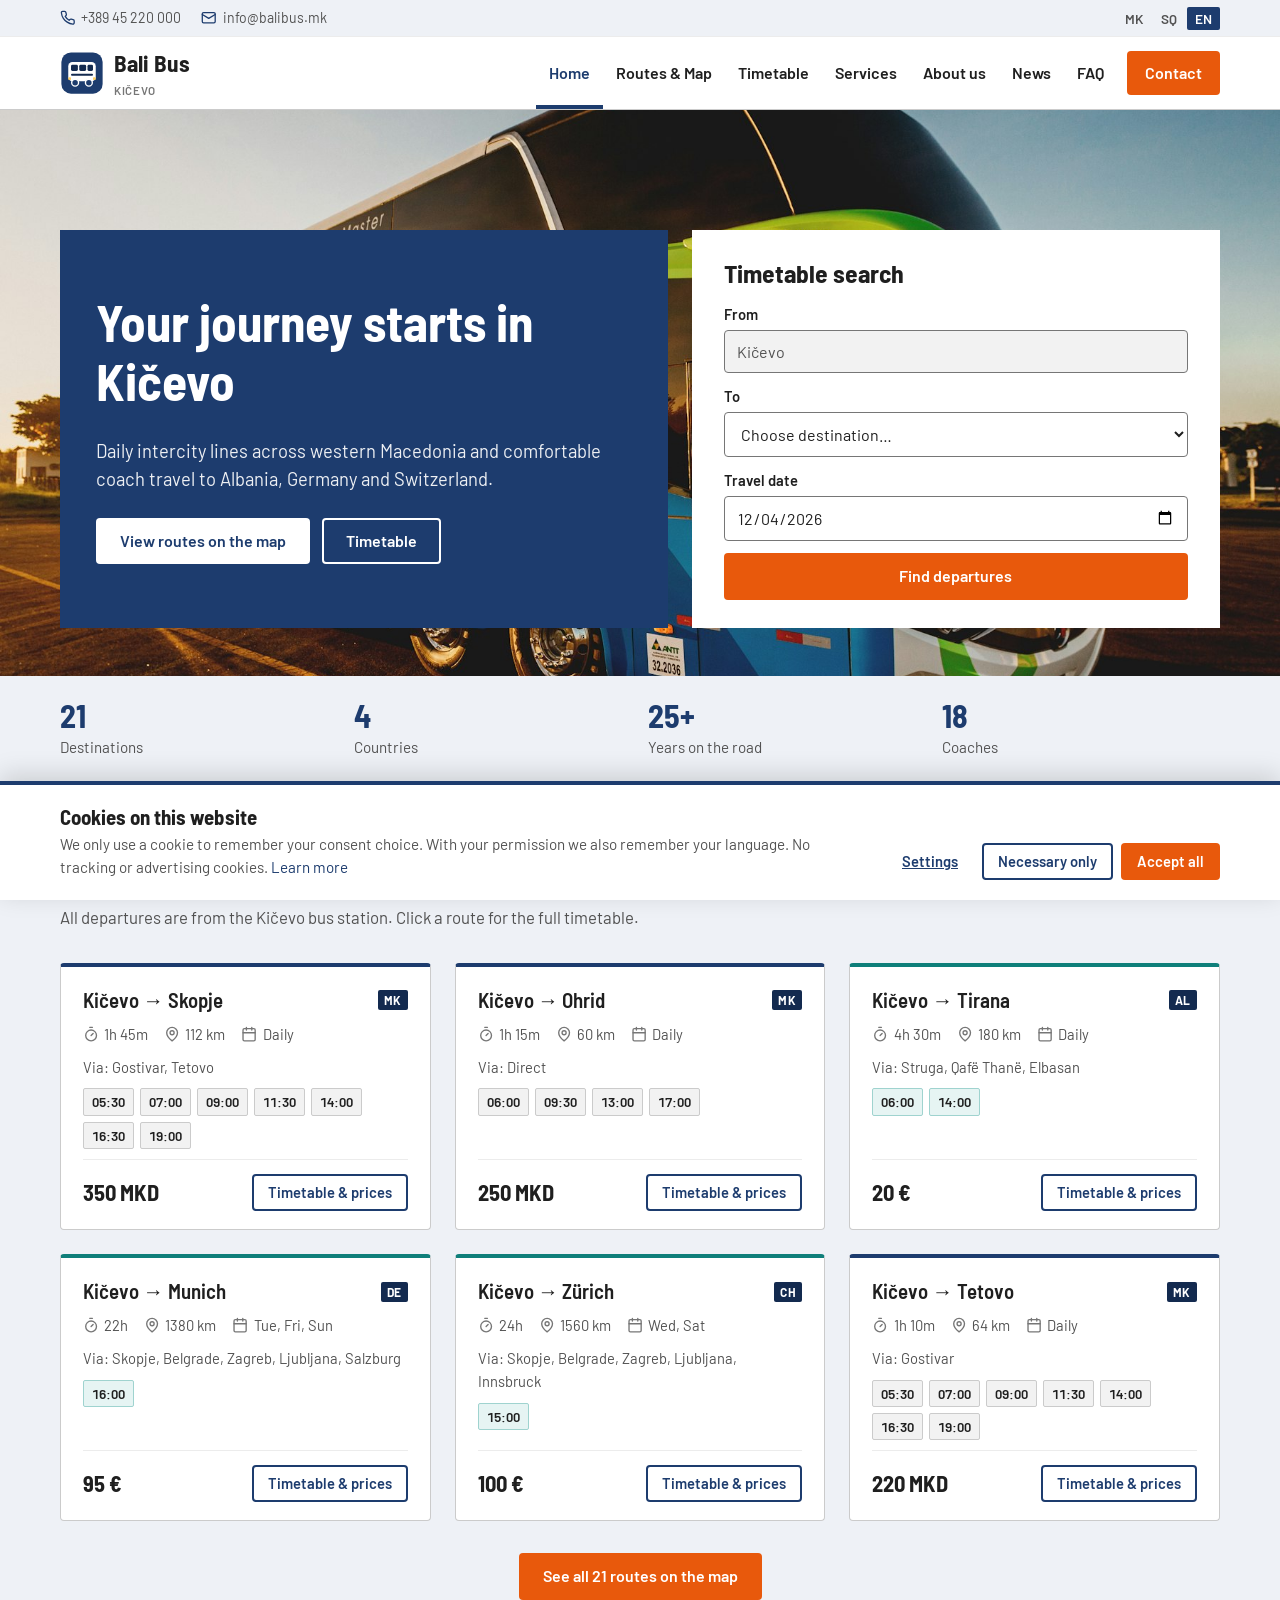
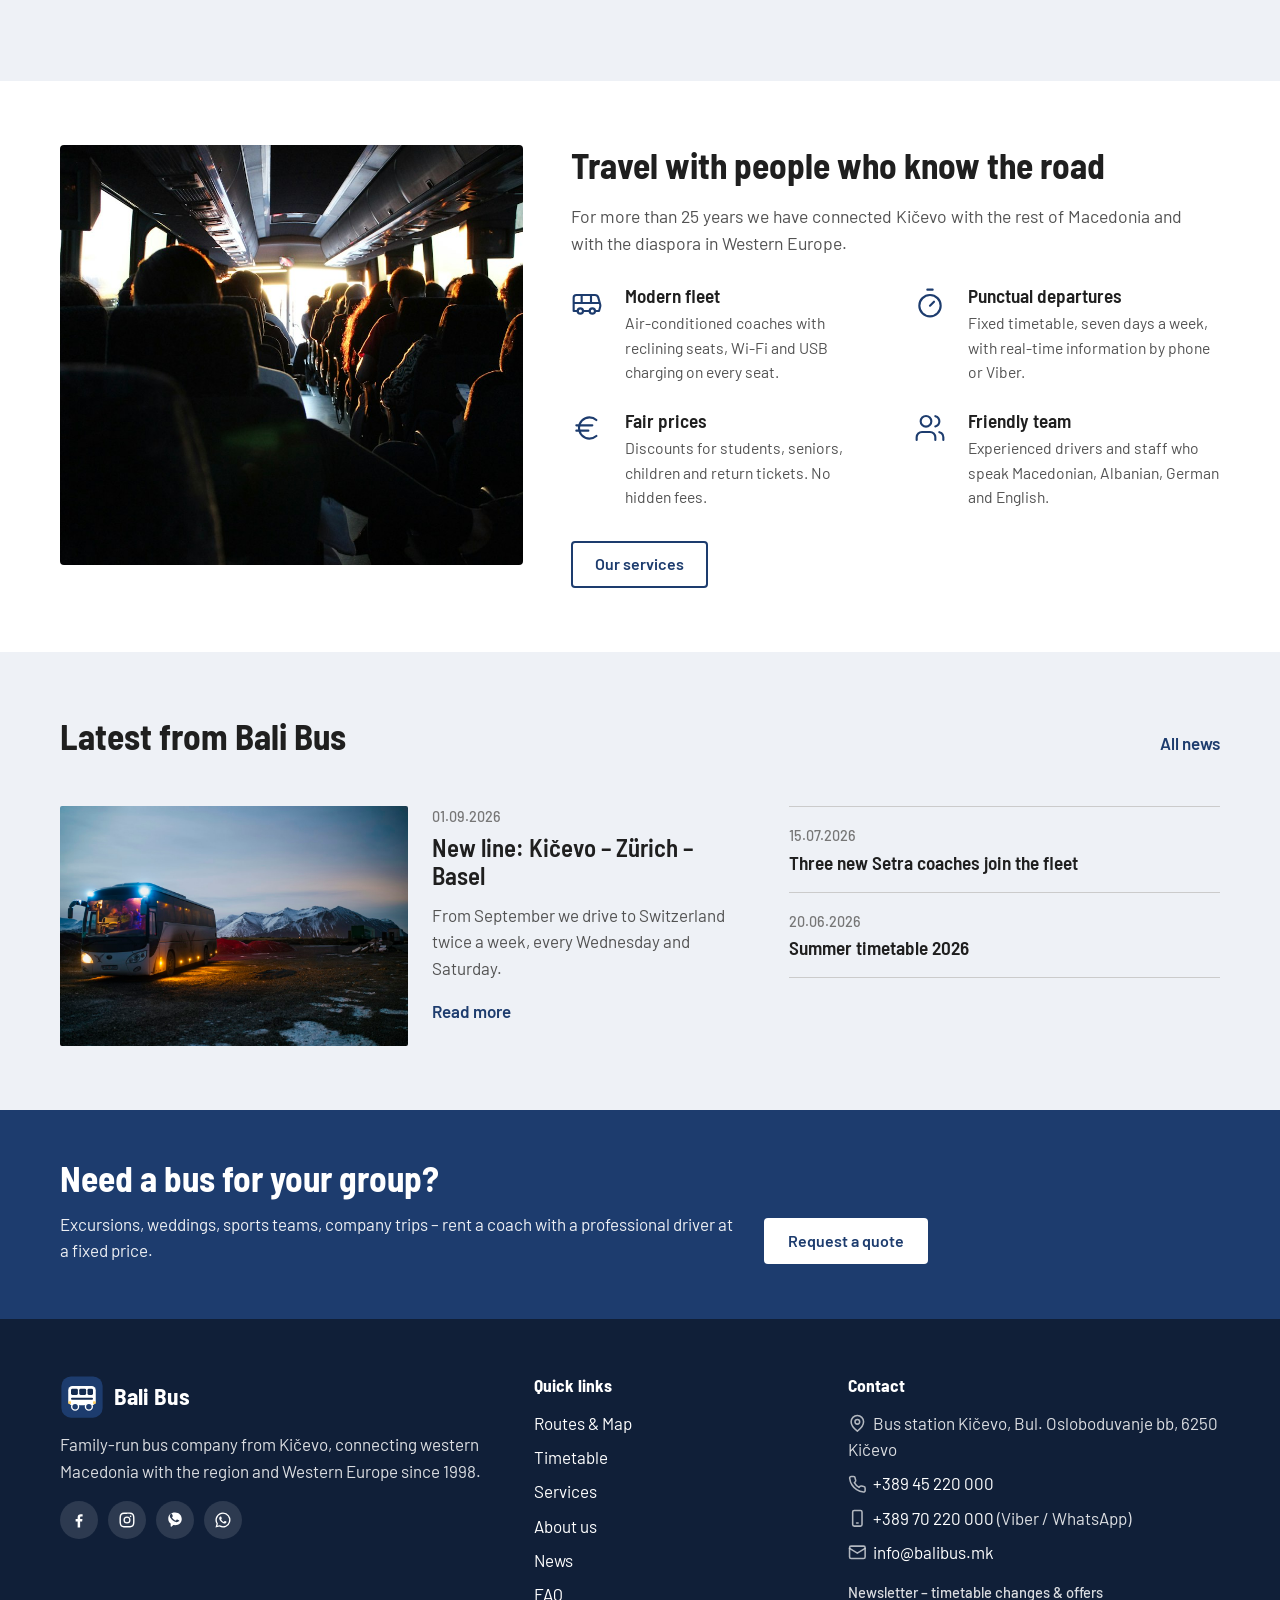
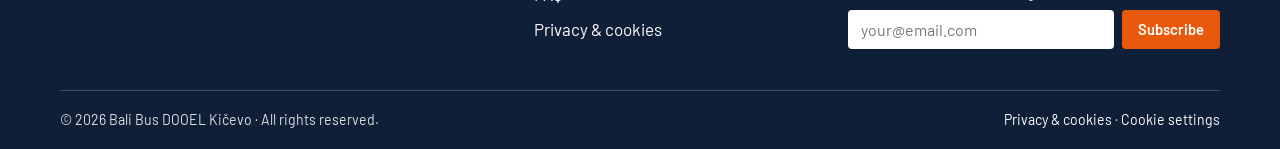
<file: index.html>
<!DOCTYPE html>
<html lang="en">
<head>
  <meta charset="UTF-8">
  <meta name="viewport" content="width=device-width, initial-scale=1.0">
  <title data-i18n="title.home">Bali Bus Kičevo – Bus lines to Skopje, Ohrid, Tirana, Germany & Switzerland</title>
  <meta name="description" content="Bali Bus is a bus company from Kičevo, North Macedonia. Daily lines across western Macedonia and international coach travel to Albania, Germany and Switzerland.">
  <meta name="author" content="Bali Bus Kičevo">
  <meta name="theme-color" content="#1d3c6e">
  <link rel="icon" type="image/svg+xml" href="assets/img/favicon.svg">
  <link rel="preconnect" href="https://fonts.googleapis.com">
  <link rel="preconnect" href="https://fonts.gstatic.com" crossorigin>
  <link href="https://fonts.googleapis.com/css2?family=Barlow+Semi+Condensed:wght@500;600;700&amp;family=Barlow:wght@400;500;600;700&amp;display=swap" rel="stylesheet">
  <link rel="stylesheet" href="assets/css/style.css">
</head>
<body>
<header class="site-header">
  <div class="topbar">
    <div class="container">
      <div class="topbar-left">
        <span><svg class="i" viewBox="0 0 24 24" aria-hidden="true"><path d="M22 16.92v3a2 2 0 0 1-2.18 2 19.79 19.79 0 0 1-8.63-3.07 19.5 19.5 0 0 1-6-6 19.79 19.79 0 0 1-3.07-8.67A2 2 0 0 1 4.11 2h3a2 2 0 0 1 2 1.72c.13.96.36 1.9.7 2.81a2 2 0 0 1-.45 2.11L8.09 9.91a16 16 0 0 0 6 6l1.27-1.27a2 2 0 0 1 2.11-.45c.91.34 1.85.57 2.81.7A2 2 0 0 1 22 16.92z"/></svg> <a href="tel:+38945220000">+389 45 220 000</a></span>
        <span><svg class="i" viewBox="0 0 24 24" aria-hidden="true"><rect x="2" y="4" width="20" height="16" rx="2"/><path d="m22 7-10 6L2 7"/></svg> <a href="mailto:info@balibus.mk">info@balibus.mk</a></span>
      </div>
      <div class="lang-switch" role="group" aria-label="Language">
        <button type="button" data-lang="mk" title="Македонски">MK</button>
        <button type="button" data-lang="sq" title="Shqip">SQ</button>
        <button type="button" data-lang="en" title="English">EN</button>
      </div>
    </div>
  </div>
  <nav class="navbar" aria-label="Main navigation">
    <div class="container">
      <a class="brand" href="index.html">
        <svg class="logo" viewBox="0 0 64 64" aria-hidden="true"><rect class="lg-bg" x="2" y="2" width="60" height="60" rx="14"/><rect fill="#fff" x="12" y="16" width="40" height="28" rx="6"/><rect class="lg-win" x="16" y="20" width="10" height="9" rx="2"/><rect class="lg-win" x="28" y="20" width="10" height="9" rx="2"/><rect class="lg-win" x="40" y="20" width="8" height="9" rx="2"/><rect class="lg-win" x="16" y="33" width="32" height="3" rx="1.5"/><circle class="lg-bg" cx="22" cy="46" r="5" stroke="#fff" stroke-width="2"/><circle class="lg-bg" cx="42" cy="46" r="5" stroke="#fff" stroke-width="2"/><rect fill="#ffd166" x="12" y="38" width="4" height="4" rx="1"/><rect fill="#ffd166" x="48" y="38" width="4" height="4" rx="1"/></svg>
        <span>Bali Bus<small data-i18n="brand.tag">Kičevo</small></span>
      </a>
      <button class="nav-toggle" type="button" aria-label="Open menu" aria-expanded="false" aria-controls="main-menu"><span></span><span></span><span></span></button>
      <ul class="nav-links" id="main-menu">
        <li><a href="index.html" data-i18n="nav.home">Home</a></li>
        <li><a href="routes.html" data-i18n="nav.routes">Routes &amp; Map</a></li>
        <li><a href="timetable.html" data-i18n="nav.timetable">Timetable</a></li>
        <li><a href="services.html" data-i18n="nav.services">Services</a></li>
        <li><a href="about.html" data-i18n="nav.about">About us</a></li>
        <li><a href="news.html" data-i18n="nav.news">News</a></li>
        <li><a href="faq.html" data-i18n="nav.faq">FAQ</a></li>
        <li class="nav-cta"><a href="contact.html" data-i18n="nav.contact">Contact</a></li>
      </ul>
    </div>
  </nav>
</header>
<main>

<section class="hero">
  <img src="assets/img/photos/1570125909232-eb263c188f7e-1800.jpg" data-fallback="assets/img/bus-fallback.svg" alt="Bali Bus coach" class="hero-bg" fetchpriority="high">
  <div class="container hero-inner">
    <div class="hero-panel">
      <h1 data-i18n="home.title">Your journey starts in Kičevo</h1>
      <p class="lead" data-i18n="home.lead">Daily intercity lines across western Macedonia and comfortable coach travel to Albania, Germany and Switzerland.</p>
      <div class="hero-actions">
        <a class="btn btn-white" href="routes.html" data-i18n="home.btnRoutes">View routes on the map</a>
        <a class="btn btn-outline-white" href="timetable.html" data-i18n="home.btnTimetable">Timetable</a>
      </div>
    </div>
    <form class="planner" id="planner-form" aria-labelledby="planner-title">
      <h2 id="planner-title" data-i18n="planner.title">Timetable search</h2>
      <div>
        <label for="planner-from" data-i18n="planner.from">From</label>
        <input id="planner-from" type="text" value="Kičevo" readonly>
      </div>
      <div>
        <label for="planner-to" data-i18n="planner.to">To</label>
        <select id="planner-to" data-destinations required></select>
      </div>
      <div>
        <label for="planner-date" data-i18n="planner.date">Travel date</label>
        <input id="planner-date" type="date">
      </div>
      <button class="btn btn-primary btn-block" type="submit" data-i18n="planner.search">Find departures</button>
    </form>
  </div>
</section>

<section class="stats-bar" aria-label="Bali Bus in numbers">
  <div class="container hero-stats">
    <div><strong>21</strong><span data-i18n="home.statDest">Destinations</span></div>
    <div><strong>4</strong><span data-i18n="home.statCountries">Countries</span></div>
    <div><strong>25+</strong><span data-i18n="home.statYears">Years on the road</span></div>
    <div><strong>18</strong><span data-i18n="home.statFleet">Coaches</span></div>
  </div>
</section>



<section class="section alt">
  <div class="container">
    <div class="section-head">
      <h2 data-i18n="home.routesTitle">Where do you want to go?</h2>
      <p data-i18n="home.routesText">All departures are from the Kičevo bus station. Click a route for the full timetable.</p>
    </div>
    <div class="grid grid-3 route-grid" data-route-cards="popular"></div>
    <p class="center more-link"><a class="btn btn-primary" href="routes.html" data-i18n="home.allRoutes">See all 21 routes on the map</a></p>
  </div>
</section>

<section class="section">
  <div class="container split split-top">
    <div><img src="assets/img/photos/1509749837427-ac94a2553d0e-1200.jpg" data-fallback="assets/img/bus-fallback.svg" alt="Passengers on a Bali Bus coach" loading="lazy" ></div>
    <div>
      <h2 data-i18n="home.whyTitle">Travel with people who know the road</h2>
      <p class="intro" data-i18n="home.whyText">For more than 25 years we have connected Kičevo with the rest of Macedonia and with the diaspora in Western Europe.</p>
      <div class="features">
        <div class="feature"><div class="icon"><svg class="i" viewBox="0 0 24 24" aria-hidden="true"><path d="M8 6v6M15 6v6M2 12h19.6M18 18h3s.5-1.7.8-2.8c.1-.4.2-.8.2-1.2 0-.4-.1-.8-.2-1.2l-1.4-5C20.1 6.8 19.1 6 18 6H4a2 2 0 0 0-2 2v10h3"/><circle cx="7" cy="18" r="2"/><path d="M9 18h5"/><circle cx="16" cy="18" r="2"/></svg></div><div><h3 data-i18n="home.f1Title">Modern fleet</h3><p data-i18n="home.f1Text">Air-conditioned coaches with reclining seats, Wi-Fi and USB charging on every seat.</p></div></div>
      <div class="feature"><div class="icon"><svg class="i" viewBox="0 0 24 24" aria-hidden="true"><path d="M10 2h4M12 14l3-3"/><circle cx="12" cy="14" r="8"/></svg></div><div><h3 data-i18n="home.f2Title">Punctual departures</h3><p data-i18n="home.f2Text">Fixed timetable, seven days a week, with real-time information by phone or Viber.</p></div></div>
      <div class="feature"><div class="icon"><svg class="i" viewBox="0 0 24 24" aria-hidden="true"><path d="M4 10h12M4 14h9M19 6a7.7 7.7 0 0 0-5.2-2A7.9 7.9 0 0 0 6 12c0 4.4 3.5 8 7.8 8 2 0 3.8-.8 5.2-2"/></svg></div><div><h3 data-i18n="home.f3Title">Fair prices</h3><p data-i18n="home.f3Text">Discounts for students, seniors, children and return tickets. No hidden fees.</p></div></div>
      <div class="feature"><div class="icon"><svg class="i" viewBox="0 0 24 24" aria-hidden="true"><path d="M16 21v-2a4 4 0 0 0-4-4H6a4 4 0 0 0-4 4v2"/><circle cx="9" cy="7" r="4"/><path d="M22 21v-2a4 4 0 0 0-3-3.87M16 3.13a4 4 0 0 1 0 7.75"/></svg></div><div><h3 data-i18n="home.f4Title">Friendly team</h3><p data-i18n="home.f4Text">Experienced drivers and staff who speak Macedonian, Albanian, German and English.</p></div></div>
      </div>
      <a class="btn btn-outline" href="services.html" data-i18n="home.comfortBtn">Our services</a>
    </div>
  </div>
</section>

<section class="section alt">
  <div class="container">
    <div class="section-head section-head-row">
      <h2 data-i18n="home.newsTitle">Latest from Bali Bus</h2>
      <a href="news.html" data-i18n="news.all">All news</a>
    </div>
    <div class="news-layout">
      <article class="news-lead">
        <a href="news.html#zurich"><img src="assets/img/photos/1544620347-c4fd4a3d5957-1200.jpg" data-fallback="assets/img/bus-fallback.svg" alt="Night coach" loading="lazy" ></a>
        <div><span class="date">01.09.2026</span><h3 class="h-lg" data-i18n="news.n1Title">New line: Kičevo – Zürich – Basel</h3><p data-i18n="news.n1Short">From September we drive to Switzerland twice a week, every Wednesday and Saturday.</p>
          <a href="news.html#zurich" data-i18n="news.readMore">Read more</a>
        </div>
      </article>
      <ul class="news-list">
        <li><a href="news.html#fleet"><span class="date">15.07.2026</span><h3 data-i18n="news.n2Title">Three new Setra coaches join the fleet</h3></a></li>
        <li><a href="news.html#summer"><span class="date">20.06.2026</span><h3 data-i18n="news.n3Title">Summer timetable 2026</h3></a></li>
      </ul>
    </div>
  </div>
</section>

<section class="cta-band">
  <div class="container">
    <h2 data-i18n="home.ctaTitle">Need a bus for your group?</h2>
    <p data-i18n="home.ctaText">Excursions, weddings, sports teams, company trips – rent a coach with a professional driver at a fixed price.</p>
    <a class="btn btn-white" href="contact.html" data-i18n="home.ctaBtn">Request a quote</a>
  </div>
</section>
</main>
<footer class="site-footer">
  <div class="container">
    <div class="footer-grid">
      <div>
        <a class="brand brand-footer" href="index.html"><svg class="logo" viewBox="0 0 64 64" aria-hidden="true"><rect class="lg-bg" x="2" y="2" width="60" height="60" rx="14"/><rect fill="#fff" x="12" y="16" width="40" height="28" rx="6"/><rect class="lg-win" x="16" y="20" width="10" height="9" rx="2"/><rect class="lg-win" x="28" y="20" width="10" height="9" rx="2"/><rect class="lg-win" x="40" y="20" width="8" height="9" rx="2"/><rect class="lg-win" x="16" y="33" width="32" height="3" rx="1.5"/><circle class="lg-bg" cx="22" cy="46" r="5" stroke="#fff" stroke-width="2"/><circle class="lg-bg" cx="42" cy="46" r="5" stroke="#fff" stroke-width="2"/><rect fill="#ffd166" x="12" y="38" width="4" height="4" rx="1"/><rect fill="#ffd166" x="48" y="38" width="4" height="4" rx="1"/></svg><span>Bali Bus</span></a>
        <p data-i18n="footer.about">Family-run bus company from Kičevo, connecting western Macedonia with the region and Western Europe since 1998.</p>
        <div class="social">
          <a href="https://www.facebook.com" target="_blank" rel="noopener" aria-label="Facebook"><svg viewBox="0 0 24 24"><path d="M13.5 22v-8h2.7l.4-3.2h-3.1V8.8c0-.9.3-1.6 1.6-1.6h1.7V4.3c-.3 0-1.3-.1-2.5-.1-2.5 0-4.1 1.5-4.1 4.2v2.4H7.5V14h2.7v8h3.3z"/></svg></a>
          <a href="https://www.instagram.com" target="_blank" rel="noopener" aria-label="Instagram"><svg viewBox="0 0 24 24"><path d="M12 7.3a4.7 4.7 0 1 0 0 9.4 4.7 4.7 0 0 0 0-9.4zm0 7.7a3 3 0 1 1 0-6 3 3 0 0 1 0 6zm5.9-7.9a1.1 1.1 0 1 1-2.2 0 1.1 1.1 0 0 1 2.2 0zM12 3.8c2.7 0 3 0 4 .1 2.7.1 3.9 1.4 4 4 .1 1.1.1 1.4.1 4.1s0 3-.1 4c-.1 2.6-1.4 3.9-4 4-1.1.1-1.4.1-4 .1s-3 0-4-.1c-2.7-.1-3.9-1.4-4-4-.1-1.1-.1-1.4-.1-4s0-3 .1-4c.1-2.7 1.4-3.9 4-4 1-.1 1.3-.1 4-.1zM12 2C9.3 2 9 2 7.9 2.1 4.3 2.2 2.2 4.3 2.1 7.9 2 9 2 9.3 2 12s0 3 .1 4.1c.2 3.6 2.2 5.7 5.8 5.8C9 22 9.3 22 12 22s3 0 4.1-.1c3.6-.2 5.7-2.2 5.8-5.8.1-1.1.1-1.4.1-4.1s0-3-.1-4.1c-.2-3.6-2.2-5.7-5.8-5.8C15 2 14.7 2 12 2z"/></svg></a>
          <a href="viber://chat?number=%2B38970220000" aria-label="Viber"><svg viewBox="0 0 24 24"><path d="M12 2C6.5 2 3 5.2 3 10.2c0 2.9 1.2 5.1 3.2 6.5v3.7c0 .5.6.8 1 .5l2.6-2.1c.7.1 1.5.2 2.2.2 5.5 0 9-3.2 9-8.2S17.5 2 12 2zm4.7 11.6c-.3.6-1.4 1.2-1.9 1.2-.5.1-1.1.2-3.7-.9-2.9-1.3-4.7-4.3-4.9-4.5-.1-.2-1.1-1.5-1.1-2.9s.7-2 1-2.3c.3-.3.6-.4.8-.4h.6c.2 0 .4 0 .6.5l.9 2.1c.1.2.1.4 0 .6l-.3.5-.5.5c-.2.2-.3.3-.1.6.2.3.9 1.4 1.9 2.3 1.3 1.1 2.3 1.5 2.7 1.7.3.2.5.1.7-.1l.9-1.1c.2-.3.4-.2.7-.1l2 1c.3.1.5.2.6.4.1.2.1.8-.2 1.4z"/></svg></a>
          <a href="https://wa.me/38970220000" target="_blank" rel="noopener" aria-label="WhatsApp"><svg viewBox="0 0 24 24"><path d="M12 2a10 10 0 0 0-8.6 15.1L2 22l5-1.3A10 10 0 1 0 12 2zm0 18.2a8.2 8.2 0 0 1-4.2-1.1l-.3-.2-3 .8.8-2.9-.2-.3A8.2 8.2 0 1 1 12 20.2zm4.5-6.1c-.2-.1-1.5-.7-1.7-.8-.2-.1-.4-.1-.6.1l-.8 1c-.1.2-.3.2-.5.1-.7-.3-1.4-.7-2-1.3-.5-.5-1-1.1-1.3-1.8-.1-.2 0-.4.1-.5l.4-.5.3-.4v-.5l-.8-1.8c-.2-.5-.4-.4-.6-.4h-.5c-.2 0-.5.1-.7.3-.6.6-1 1.4-.9 2.2.1.9.4 1.8.9 2.5 1 1.6 2.4 2.9 4.1 3.7.5.2 1 .4 1.5.5.5.2 1.1.2 1.6.1.6-.2 1.2-.6 1.5-1.2.1-.3.2-.7.1-1 0-.1-.2-.2-.4-.3z"/></svg></a>
        </div>
      </div>
      <div>
        <h4 data-i18n="footer.links">Quick links</h4>
        <ul>
          <li><a href="routes.html" data-i18n="nav.routes">Routes &amp; Map</a></li>
          <li><a href="timetable.html" data-i18n="nav.timetable">Timetable</a></li>
          <li><a href="services.html" data-i18n="nav.services">Services</a></li>
          <li><a href="about.html" data-i18n="nav.about">About us</a></li>
          <li><a href="news.html" data-i18n="nav.news">News</a></li>
          <li><a href="faq.html" data-i18n="nav.faq">FAQ</a></li>
          <li><a href="privacy.html" data-i18n="footer.privacy">Privacy &amp; cookies</a></li>
        </ul>
      </div>
      <div>
        <h4 data-i18n="footer.contact">Contact</h4>
        <ul>
          <li><svg class="i" viewBox="0 0 24 24" aria-hidden="true"><path d="M20 10c0 6-8 12-8 12s-8-6-8-12a8 8 0 0 1 16 0z"/><circle cx="12" cy="10" r="3"/></svg> <span data-i18n="contact.addressLine">Bus station Kičevo, Bul. Osloboduvanje bb, 6250 Kičevo</span></li>
          <li><svg class="i" viewBox="0 0 24 24" aria-hidden="true"><path d="M22 16.92v3a2 2 0 0 1-2.18 2 19.79 19.79 0 0 1-8.63-3.07 19.5 19.5 0 0 1-6-6 19.79 19.79 0 0 1-3.07-8.67A2 2 0 0 1 4.11 2h3a2 2 0 0 1 2 1.72c.13.96.36 1.9.7 2.81a2 2 0 0 1-.45 2.11L8.09 9.91a16 16 0 0 0 6 6l1.27-1.27a2 2 0 0 1 2.11-.45c.91.34 1.85.57 2.81.7A2 2 0 0 1 22 16.92z"/></svg> <a href="tel:+38945220000">+389 45 220 000</a></li>
          <li><svg class="i" viewBox="0 0 24 24" aria-hidden="true"><rect x="6" y="2" width="12" height="20" rx="2"/><path d="M11 18h2"/></svg> <a href="tel:+38970220000">+389 70 220 000</a> (Viber / WhatsApp)</li>
          <li><svg class="i" viewBox="0 0 24 24" aria-hidden="true"><rect x="2" y="4" width="20" height="16" rx="2"/><path d="m22 7-10 6L2 7"/></svg> <a href="mailto:info@balibus.mk">info@balibus.mk</a></li>
        </ul>
        <form class="newsletter" data-validate data-success="newsletter.success" aria-label="Newsletter">
          <label for="nl-email" data-i18n="newsletter.label">Newsletter – timetable changes &amp; offers</label>
          <div class="field newsletter-row">
            <input id="nl-email" type="email" required data-i18n-placeholder="newsletter.placeholder" placeholder="your@email.com">
            <button class="btn btn-primary btn-sm" type="submit" data-i18n="newsletter.button">Subscribe</button>
          </div>
          <div class="form-msg"></div>
        </form>
      </div>
    </div>
    <div class="footer-bottom">
      <span>© <span data-year>2026</span> Bali Bus DOOEL Kičevo · <span data-i18n="footer.rights">All rights reserved.</span></span>
      <span><a href="privacy.html" data-i18n="footer.privacy">Privacy &amp; cookies</a> · <a href="#" id="cookie-reset" data-i18n="footer.cookieSettings">Cookie settings</a></span>
    </div>
  </div>
</footer>

<div id="cookie-banner" class="cookie-banner" role="dialog" aria-labelledby="cookie-title">
  <div class="cookie-main">
    <h2 id="cookie-title" data-i18n="cookie.title">Cookies on this website</h2>
    <p><span data-i18n="cookie.text">We only use a cookie to remember your consent choice. With your permission we also remember your language. No tracking or advertising cookies.</span> <a href="privacy.html#cookies" data-i18n="cookie.more">Learn more</a></p>
  </div>
  <div class="cookie-prefs" id="cookie-prefs" hidden>
    <label class="checkbox"><input type="checkbox" checked disabled><span><strong data-i18n="cookie.catNecessary">Necessary</strong> – <span data-i18n="cookie.catNecessaryText">Stores your cookie choice. Always active.</span></span></label>
    <label class="checkbox"><input type="checkbox" id="cookie-opt-prefs"><span><strong data-i18n="cookie.catPrefs">Preferences</strong> – <span data-i18n="cookie.catPrefsText">Remembers your language between visits.</span></span></label>
  </div>
  <div class="actions">
    <button class="btn btn-link btn-sm" type="button" id="cookie-customize" data-i18n="cookie.customize">Settings</button>
    <button class="btn btn-outline btn-sm" type="button" id="cookie-save" hidden data-i18n="cookie.save">Save selection</button>
    <button class="btn btn-outline btn-sm" type="button" id="cookie-decline" data-i18n="cookie.decline">Necessary only</button>
    <button class="btn btn-primary btn-sm" type="button" id="cookie-accept" data-i18n="cookie.accept">Accept all</button>
  </div>
</div>
<button class="back-top" type="button" aria-label="Back to top">↑</button>

<script src="assets/js/routes-data.js"></script>
<script src="assets/js/i18n.js"></script>
<script src="assets/js/main.js"></script>
</body>
</html>
</file>
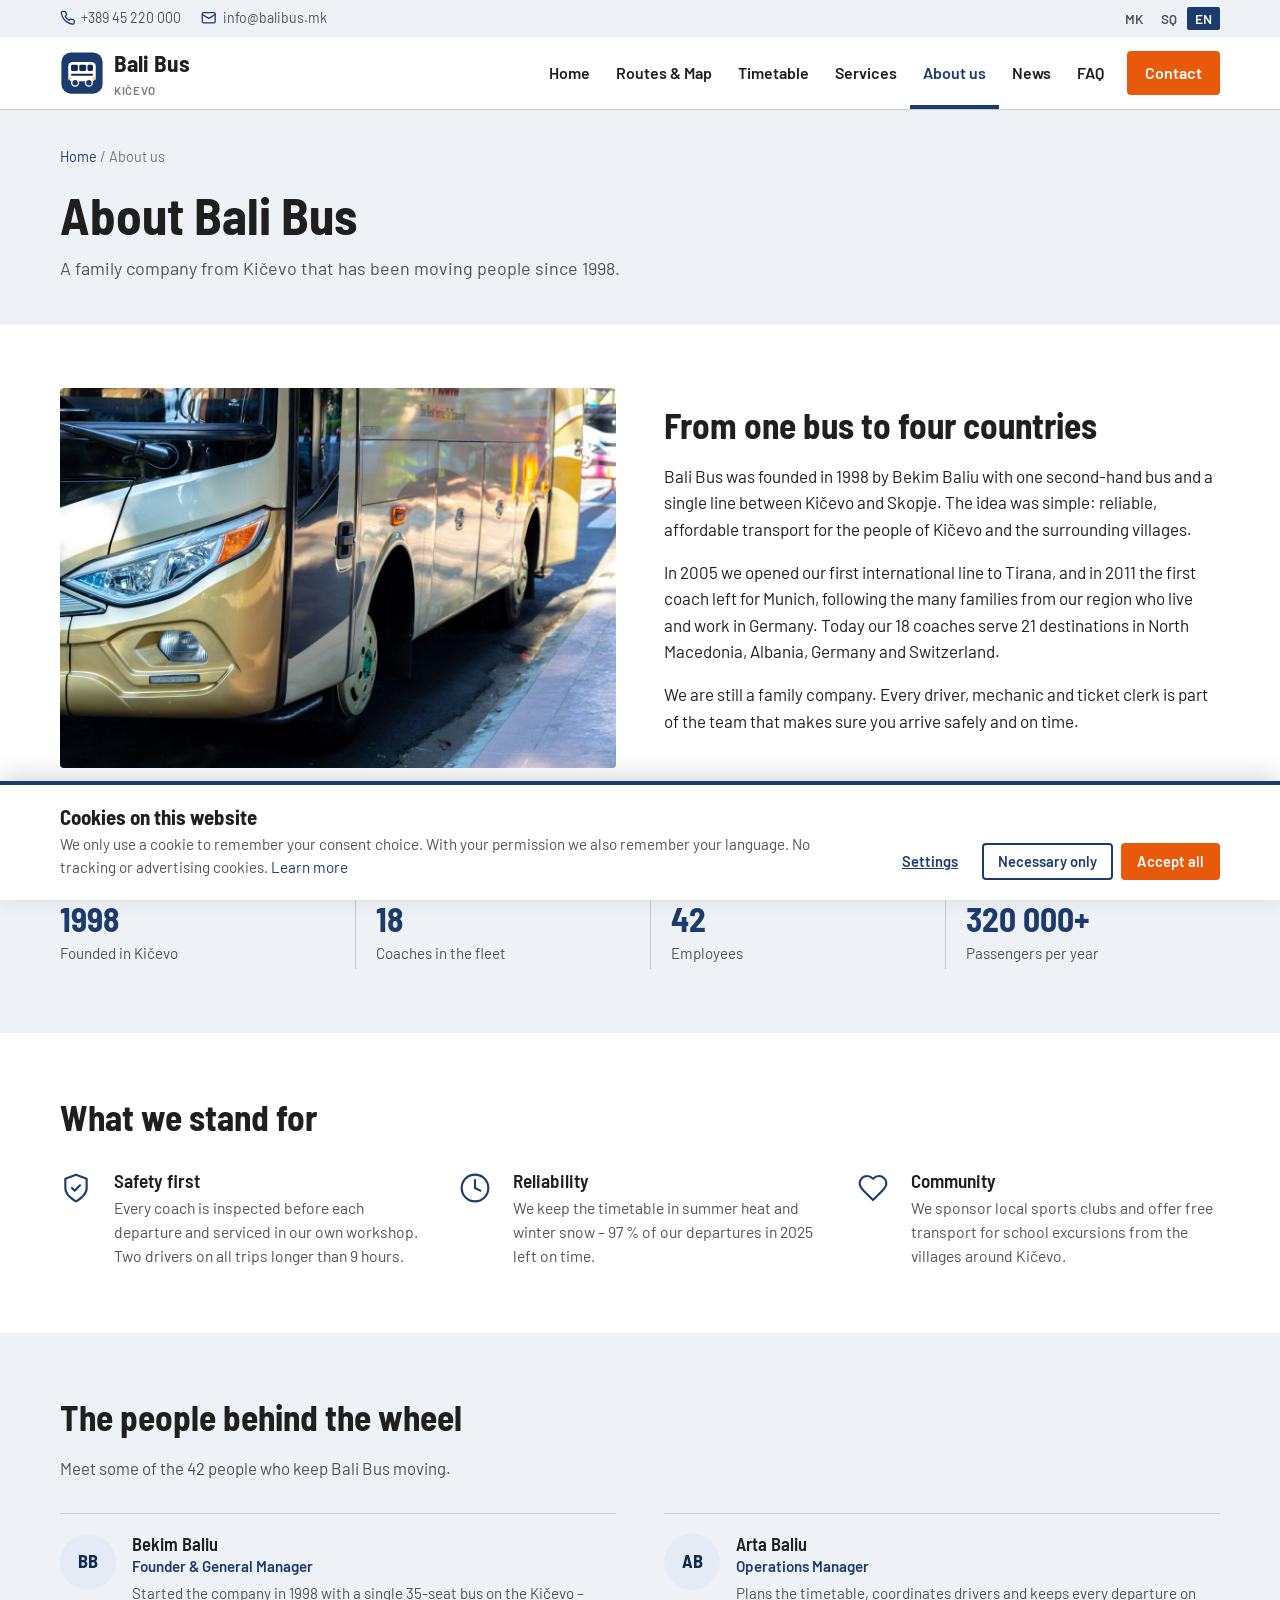
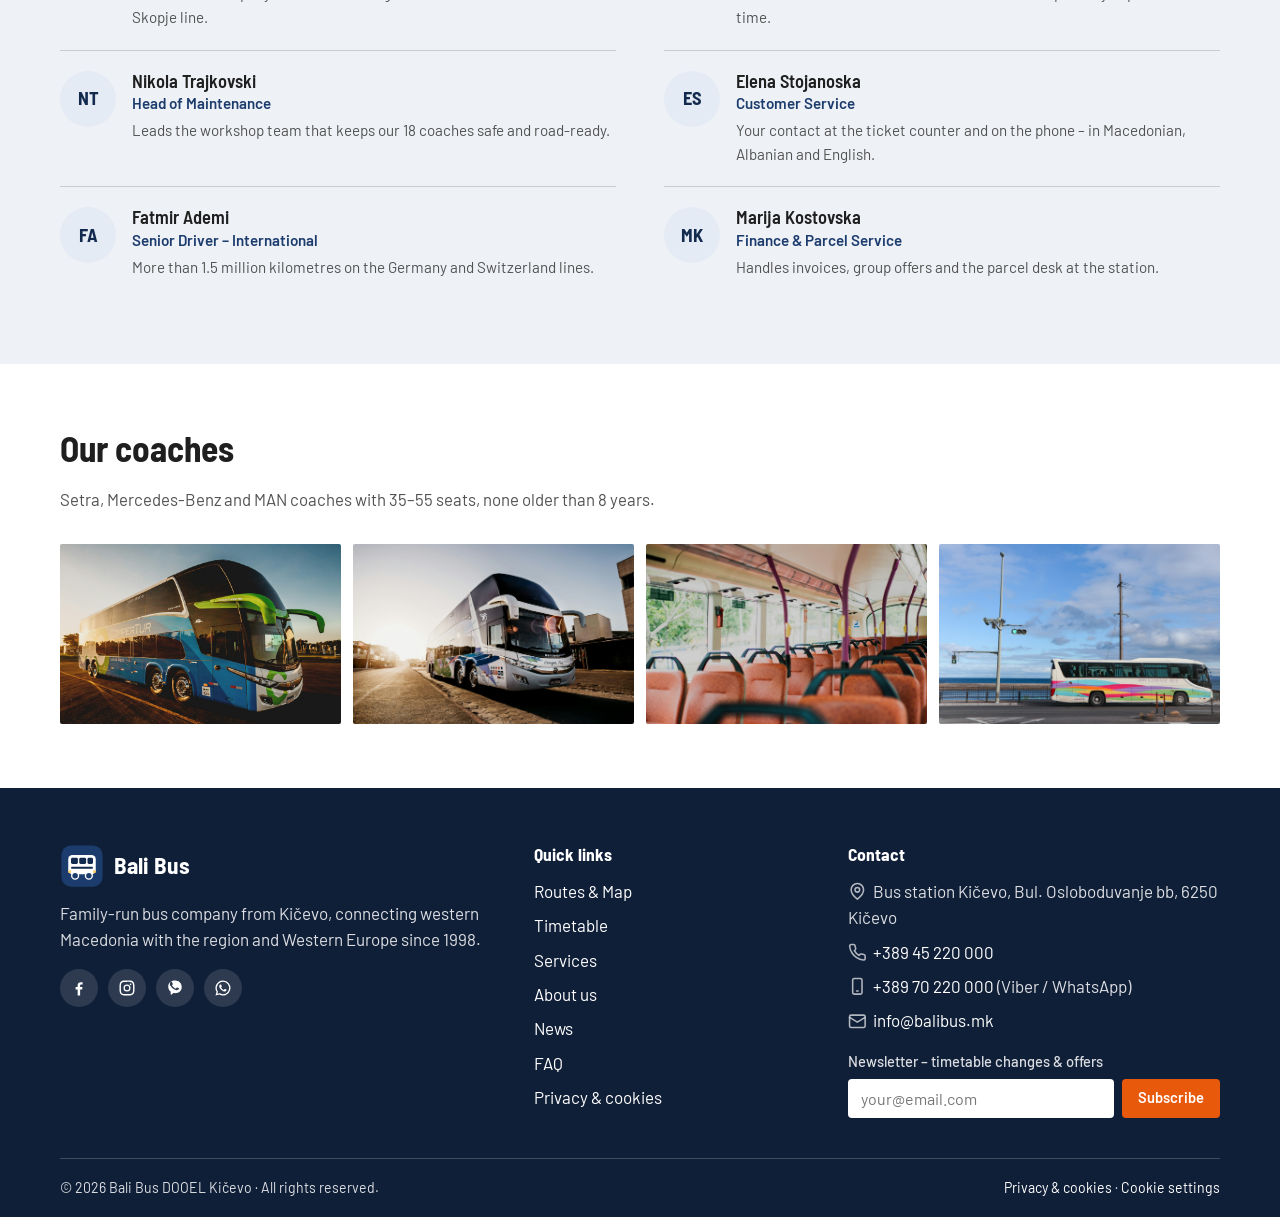
<file: about.html>
<!DOCTYPE html>
<html lang="en">
<head>
  <meta charset="UTF-8">
  <meta name="viewport" content="width=device-width, initial-scale=1.0">
  <title data-i18n="title.about">About us – Bali Bus Kičevo</title>
  <meta name="description" content="The story, values, team and fleet of Bali Bus, a family-run bus company from Kičevo, North Macedonia.">
  <meta name="author" content="Bali Bus Kičevo">
  <meta name="theme-color" content="#1d3c6e">
  <link rel="icon" type="image/svg+xml" href="assets/img/favicon.svg">
  <link rel="preconnect" href="https://fonts.googleapis.com">
  <link rel="preconnect" href="https://fonts.gstatic.com" crossorigin>
  <link href="https://fonts.googleapis.com/css2?family=Barlow+Semi+Condensed:wght@500;600;700&amp;family=Barlow:wght@400;500;600;700&amp;display=swap" rel="stylesheet">
  <link rel="stylesheet" href="assets/css/style.css">
</head>
<body>
<header class="site-header">
  <div class="topbar">
    <div class="container">
      <div class="topbar-left">
        <span><svg class="i" viewBox="0 0 24 24" aria-hidden="true"><path d="M22 16.92v3a2 2 0 0 1-2.18 2 19.79 19.79 0 0 1-8.63-3.07 19.5 19.5 0 0 1-6-6 19.79 19.79 0 0 1-3.07-8.67A2 2 0 0 1 4.11 2h3a2 2 0 0 1 2 1.72c.13.96.36 1.9.7 2.81a2 2 0 0 1-.45 2.11L8.09 9.91a16 16 0 0 0 6 6l1.27-1.27a2 2 0 0 1 2.11-.45c.91.34 1.85.57 2.81.7A2 2 0 0 1 22 16.92z"/></svg> <a href="tel:+38945220000">+389 45 220 000</a></span>
        <span><svg class="i" viewBox="0 0 24 24" aria-hidden="true"><rect x="2" y="4" width="20" height="16" rx="2"/><path d="m22 7-10 6L2 7"/></svg> <a href="mailto:info@balibus.mk">info@balibus.mk</a></span>
      </div>
      <div class="lang-switch" role="group" aria-label="Language">
        <button type="button" data-lang="mk" title="Македонски">MK</button>
        <button type="button" data-lang="sq" title="Shqip">SQ</button>
        <button type="button" data-lang="en" title="English">EN</button>
      </div>
    </div>
  </div>
  <nav class="navbar" aria-label="Main navigation">
    <div class="container">
      <a class="brand" href="index.html">
        <svg class="logo" viewBox="0 0 64 64" aria-hidden="true"><rect class="lg-bg" x="2" y="2" width="60" height="60" rx="14"/><rect fill="#fff" x="12" y="16" width="40" height="28" rx="6"/><rect class="lg-win" x="16" y="20" width="10" height="9" rx="2"/><rect class="lg-win" x="28" y="20" width="10" height="9" rx="2"/><rect class="lg-win" x="40" y="20" width="8" height="9" rx="2"/><rect class="lg-win" x="16" y="33" width="32" height="3" rx="1.5"/><circle class="lg-bg" cx="22" cy="46" r="5" stroke="#fff" stroke-width="2"/><circle class="lg-bg" cx="42" cy="46" r="5" stroke="#fff" stroke-width="2"/><rect fill="#ffd166" x="12" y="38" width="4" height="4" rx="1"/><rect fill="#ffd166" x="48" y="38" width="4" height="4" rx="1"/></svg>
        <span>Bali Bus<small data-i18n="brand.tag">Kičevo</small></span>
      </a>
      <button class="nav-toggle" type="button" aria-label="Open menu" aria-expanded="false" aria-controls="main-menu"><span></span><span></span><span></span></button>
      <ul class="nav-links" id="main-menu">
        <li><a href="index.html" data-i18n="nav.home">Home</a></li>
        <li><a href="routes.html" data-i18n="nav.routes">Routes &amp; Map</a></li>
        <li><a href="timetable.html" data-i18n="nav.timetable">Timetable</a></li>
        <li><a href="services.html" data-i18n="nav.services">Services</a></li>
        <li><a href="about.html" data-i18n="nav.about">About us</a></li>
        <li><a href="news.html" data-i18n="nav.news">News</a></li>
        <li><a href="faq.html" data-i18n="nav.faq">FAQ</a></li>
        <li class="nav-cta"><a href="contact.html" data-i18n="nav.contact">Contact</a></li>
      </ul>
    </div>
  </nav>
</header>
<main>
<section class="page-hero">
  <div class="container">
    <div class="breadcrumb"><a href="index.html" data-i18n="nav.home">Home</a> / <span data-i18n="nav.about">About us</span></div>
    <h1 data-i18n="about.title">About Bali Bus</h1>
    <p data-i18n="about.sub">A family company from Kičevo that has been moving people since 1998.</p>
  </div>
</section>

<section class="section">
  <div class="container split">
    <div><img src="assets/img/photos/1557223562-6c77ef16210f-1200.jpg" data-fallback="assets/img/bus-fallback.svg" alt="Bali Bus coach at the Kičevo station" loading="lazy" ></div>
    <div>
      <h2 data-i18n="about.storyTitle">From one bus to four countries</h2>
      <p data-i18n="about.story1">Bali Bus was founded in 1998 by Bekim Baliu with one second-hand bus and a single line between Kičevo and Skopje. The idea was simple: reliable, affordable transport for the people of Kičevo and the surrounding villages.</p>
      <p data-i18n="about.story2">In 2005 we opened our first international line to Tirana, and in 2011 the first coach left for Munich, following the many families from our region who live and work in Germany. Today our 18 coaches serve 21 destinations in North Macedonia, Albania, Germany and Switzerland.</p>
      <p data-i18n="about.story3">We are still a family company. Every driver, mechanic and ticket clerk is part of the team that makes sure you arrive safely and on time.</p>
    </div>
  </div>
</section>

<section class="section alt">
  <div class="container">
    <div class="stat-grid">
      <div class="stat"><strong>1998</strong><span data-i18n="about.st1">Founded in Kičevo</span></div>
      <div class="stat"><strong>18</strong><span data-i18n="about.st2">Coaches in the fleet</span></div>
      <div class="stat"><strong>42</strong><span data-i18n="about.st3">Employees</span></div>
      <div class="stat"><strong>320 000+</strong><span data-i18n="about.st4">Passengers per year</span></div>
    </div>
  </div>
</section>

<section class="section">
  <div class="container">
    <div class="section-head"><h2 data-i18n="about.valuesTitle">What we stand for</h2></div>
    <div class="features features-3">
      <div class="feature"><div class="icon"><svg class="i" viewBox="0 0 24 24" aria-hidden="true"><path d="M12 22s8-4 8-10V5l-8-3-8 3v7c0 6 8 10 8 10z"/><path d="m9 12 2 2 4-4"/></svg></div><div><h3 data-i18n="about.v1Title">Safety first</h3><p data-i18n="about.v1Text">Every coach is inspected before each departure and serviced in our own workshop. Two drivers on all trips longer than 9 hours.</p></div></div>
      <div class="feature"><div class="icon"><svg class="i" viewBox="0 0 24 24" aria-hidden="true"><circle cx="12" cy="12" r="10"/><path d="M12 6v6l4 2"/></svg></div><div><h3 data-i18n="about.v2Title">Reliability</h3><p data-i18n="about.v2Text">We keep the timetable in summer heat and winter snow – 97 % of our departures in 2025 left on time.</p></div></div>
      <div class="feature"><div class="icon"><svg class="i" viewBox="0 0 24 24" aria-hidden="true"><path d="M19 14c1.49-1.46 3-3.21 3-5.5A5.5 5.5 0 0 0 16.5 3c-1.76 0-3 .5-4.5 2-1.5-1.5-2.74-2-4.5-2A5.5 5.5 0 0 0 2 8.5c0 2.3 1.5 4.05 3 5.5l7 7z"/></svg></div><div><h3 data-i18n="about.v3Title">Community</h3><p data-i18n="about.v3Text">We sponsor local sports clubs and offer free transport for school excursions from the villages around Kičevo.</p></div></div>
    </div>
  </div>
</section>

<section class="section alt">
  <div class="container">
    <div class="section-head"><h2 data-i18n="about.teamTitle">The people behind the wheel</h2><p data-i18n="about.teamText">Meet some of the 42 people who keep Bali Bus moving.</p></div>
    <ul class="people"><li class="person"><div class="avatar" aria-hidden="true">BB</div><div><h3>Bekim Baliu</h3><div class="role" data-i18n="team.r1">Founder & General Manager</div><p data-i18n="team.t1">Started the company in 1998 with a single 35-seat bus on the Kičevo – Skopje line.</p></div></li><li class="person"><div class="avatar" aria-hidden="true">AB</div><div><h3>Arta Baliu</h3><div class="role" data-i18n="team.r2">Operations Manager</div><p data-i18n="team.t2">Plans the timetable, coordinates drivers and keeps every departure on time.</p></div></li><li class="person"><div class="avatar" aria-hidden="true">NT</div><div><h3>Nikola Trajkovski</h3><div class="role" data-i18n="team.r3">Head of Maintenance</div><p data-i18n="team.t3">Leads the workshop team that keeps our 18 coaches safe and road-ready.</p></div></li><li class="person"><div class="avatar" aria-hidden="true">ES</div><div><h3>Elena Stojanoska</h3><div class="role" data-i18n="team.r4">Customer Service</div><p data-i18n="team.t4">Your contact at the ticket counter and on the phone – in Macedonian, Albanian and English.</p></div></li><li class="person"><div class="avatar" aria-hidden="true">FA</div><div><h3>Fatmir Ademi</h3><div class="role" data-i18n="team.r5">Senior Driver – International</div><p data-i18n="team.t5">More than 1.5 million kilometres on the Germany and Switzerland lines.</p></div></li><li class="person"><div class="avatar" aria-hidden="true">MK</div><div><h3>Marija Kostovska</h3><div class="role" data-i18n="team.r6">Finance & Parcel Service</div><p data-i18n="team.t6">Handles invoices, group offers and the parcel desk at the station.</p></div></li></ul>
  </div>
</section>

<section class="section">
  <div class="container">
    <div class="section-head"><h2 data-i18n="about.fleetTitle">Our coaches</h2><p data-i18n="about.fleetText">Setra, Mercedes-Benz and MAN coaches with 35–55 seats, none older than 8 years.</p></div>
    <div class="gallery">
      <img src="assets/img/photos/1570125909232-eb263c188f7e-1800.jpg" data-fallback="assets/img/bus-fallback.svg" alt="Bali Bus coach" loading="lazy" >
      <img src="assets/img/photos/1570125909517-53cb21c89ff2-1200.jpg" data-fallback="assets/img/bus-fallback.svg" alt="Bali Bus coach" loading="lazy" >
      <img src="assets/img/photos/1532939163844-547f958e91b4-1200.jpg" data-fallback="assets/img/bus-fallback.svg" alt="Coach seats" loading="lazy" >
      <img src="assets/img/photos/1708786062644-6275b030ab8c-1200.jpg" data-fallback="assets/img/bus-fallback.svg" alt="Coach on the road" loading="lazy" >
    </div>
  </div>
</section>
</main>
<footer class="site-footer">
  <div class="container">
    <div class="footer-grid">
      <div>
        <a class="brand brand-footer" href="index.html"><svg class="logo" viewBox="0 0 64 64" aria-hidden="true"><rect class="lg-bg" x="2" y="2" width="60" height="60" rx="14"/><rect fill="#fff" x="12" y="16" width="40" height="28" rx="6"/><rect class="lg-win" x="16" y="20" width="10" height="9" rx="2"/><rect class="lg-win" x="28" y="20" width="10" height="9" rx="2"/><rect class="lg-win" x="40" y="20" width="8" height="9" rx="2"/><rect class="lg-win" x="16" y="33" width="32" height="3" rx="1.5"/><circle class="lg-bg" cx="22" cy="46" r="5" stroke="#fff" stroke-width="2"/><circle class="lg-bg" cx="42" cy="46" r="5" stroke="#fff" stroke-width="2"/><rect fill="#ffd166" x="12" y="38" width="4" height="4" rx="1"/><rect fill="#ffd166" x="48" y="38" width="4" height="4" rx="1"/></svg><span>Bali Bus</span></a>
        <p data-i18n="footer.about">Family-run bus company from Kičevo, connecting western Macedonia with the region and Western Europe since 1998.</p>
        <div class="social">
          <a href="https://www.facebook.com" target="_blank" rel="noopener" aria-label="Facebook"><svg viewBox="0 0 24 24"><path d="M13.5 22v-8h2.7l.4-3.2h-3.1V8.8c0-.9.3-1.6 1.6-1.6h1.7V4.3c-.3 0-1.3-.1-2.5-.1-2.5 0-4.1 1.5-4.1 4.2v2.4H7.5V14h2.7v8h3.3z"/></svg></a>
          <a href="https://www.instagram.com" target="_blank" rel="noopener" aria-label="Instagram"><svg viewBox="0 0 24 24"><path d="M12 7.3a4.7 4.7 0 1 0 0 9.4 4.7 4.7 0 0 0 0-9.4zm0 7.7a3 3 0 1 1 0-6 3 3 0 0 1 0 6zm5.9-7.9a1.1 1.1 0 1 1-2.2 0 1.1 1.1 0 0 1 2.2 0zM12 3.8c2.7 0 3 0 4 .1 2.7.1 3.9 1.4 4 4 .1 1.1.1 1.4.1 4.1s0 3-.1 4c-.1 2.6-1.4 3.9-4 4-1.1.1-1.4.1-4 .1s-3 0-4-.1c-2.7-.1-3.9-1.4-4-4-.1-1.1-.1-1.4-.1-4s0-3 .1-4c.1-2.7 1.4-3.9 4-4 1-.1 1.3-.1 4-.1zM12 2C9.3 2 9 2 7.9 2.1 4.3 2.2 2.2 4.3 2.1 7.9 2 9 2 9.3 2 12s0 3 .1 4.1c.2 3.6 2.2 5.7 5.8 5.8C9 22 9.3 22 12 22s3 0 4.1-.1c3.6-.2 5.7-2.2 5.8-5.8.1-1.1.1-1.4.1-4.1s0-3-.1-4.1c-.2-3.6-2.2-5.7-5.8-5.8C15 2 14.7 2 12 2z"/></svg></a>
          <a href="viber://chat?number=%2B38970220000" aria-label="Viber"><svg viewBox="0 0 24 24"><path d="M12 2C6.5 2 3 5.2 3 10.2c0 2.9 1.2 5.1 3.2 6.5v3.7c0 .5.6.8 1 .5l2.6-2.1c.7.1 1.5.2 2.2.2 5.5 0 9-3.2 9-8.2S17.5 2 12 2zm4.7 11.6c-.3.6-1.4 1.2-1.9 1.2-.5.1-1.1.2-3.7-.9-2.9-1.3-4.7-4.3-4.9-4.5-.1-.2-1.1-1.5-1.1-2.9s.7-2 1-2.3c.3-.3.6-.4.8-.4h.6c.2 0 .4 0 .6.5l.9 2.1c.1.2.1.4 0 .6l-.3.5-.5.5c-.2.2-.3.3-.1.6.2.3.9 1.4 1.9 2.3 1.3 1.1 2.3 1.5 2.7 1.7.3.2.5.1.7-.1l.9-1.1c.2-.3.4-.2.7-.1l2 1c.3.1.5.2.6.4.1.2.1.8-.2 1.4z"/></svg></a>
          <a href="https://wa.me/38970220000" target="_blank" rel="noopener" aria-label="WhatsApp"><svg viewBox="0 0 24 24"><path d="M12 2a10 10 0 0 0-8.6 15.1L2 22l5-1.3A10 10 0 1 0 12 2zm0 18.2a8.2 8.2 0 0 1-4.2-1.1l-.3-.2-3 .8.8-2.9-.2-.3A8.2 8.2 0 1 1 12 20.2zm4.5-6.1c-.2-.1-1.5-.7-1.7-.8-.2-.1-.4-.1-.6.1l-.8 1c-.1.2-.3.2-.5.1-.7-.3-1.4-.7-2-1.3-.5-.5-1-1.1-1.3-1.8-.1-.2 0-.4.1-.5l.4-.5.3-.4v-.5l-.8-1.8c-.2-.5-.4-.4-.6-.4h-.5c-.2 0-.5.1-.7.3-.6.6-1 1.4-.9 2.2.1.9.4 1.8.9 2.5 1 1.6 2.4 2.9 4.1 3.7.5.2 1 .4 1.5.5.5.2 1.1.2 1.6.1.6-.2 1.2-.6 1.5-1.2.1-.3.2-.7.1-1 0-.1-.2-.2-.4-.3z"/></svg></a>
        </div>
      </div>
      <div>
        <h4 data-i18n="footer.links">Quick links</h4>
        <ul>
          <li><a href="routes.html" data-i18n="nav.routes">Routes &amp; Map</a></li>
          <li><a href="timetable.html" data-i18n="nav.timetable">Timetable</a></li>
          <li><a href="services.html" data-i18n="nav.services">Services</a></li>
          <li><a href="about.html" data-i18n="nav.about">About us</a></li>
          <li><a href="news.html" data-i18n="nav.news">News</a></li>
          <li><a href="faq.html" data-i18n="nav.faq">FAQ</a></li>
          <li><a href="privacy.html" data-i18n="footer.privacy">Privacy &amp; cookies</a></li>
        </ul>
      </div>
      <div>
        <h4 data-i18n="footer.contact">Contact</h4>
        <ul>
          <li><svg class="i" viewBox="0 0 24 24" aria-hidden="true"><path d="M20 10c0 6-8 12-8 12s-8-6-8-12a8 8 0 0 1 16 0z"/><circle cx="12" cy="10" r="3"/></svg> <span data-i18n="contact.addressLine">Bus station Kičevo, Bul. Osloboduvanje bb, 6250 Kičevo</span></li>
          <li><svg class="i" viewBox="0 0 24 24" aria-hidden="true"><path d="M22 16.92v3a2 2 0 0 1-2.18 2 19.79 19.79 0 0 1-8.63-3.07 19.5 19.5 0 0 1-6-6 19.79 19.79 0 0 1-3.07-8.67A2 2 0 0 1 4.11 2h3a2 2 0 0 1 2 1.72c.13.96.36 1.9.7 2.81a2 2 0 0 1-.45 2.11L8.09 9.91a16 16 0 0 0 6 6l1.27-1.27a2 2 0 0 1 2.11-.45c.91.34 1.85.57 2.81.7A2 2 0 0 1 22 16.92z"/></svg> <a href="tel:+38945220000">+389 45 220 000</a></li>
          <li><svg class="i" viewBox="0 0 24 24" aria-hidden="true"><rect x="6" y="2" width="12" height="20" rx="2"/><path d="M11 18h2"/></svg> <a href="tel:+38970220000">+389 70 220 000</a> (Viber / WhatsApp)</li>
          <li><svg class="i" viewBox="0 0 24 24" aria-hidden="true"><rect x="2" y="4" width="20" height="16" rx="2"/><path d="m22 7-10 6L2 7"/></svg> <a href="mailto:info@balibus.mk">info@balibus.mk</a></li>
        </ul>
        <form class="newsletter" data-validate data-success="newsletter.success" aria-label="Newsletter">
          <label for="nl-email" data-i18n="newsletter.label">Newsletter – timetable changes &amp; offers</label>
          <div class="field newsletter-row">
            <input id="nl-email" type="email" required data-i18n-placeholder="newsletter.placeholder" placeholder="your@email.com">
            <button class="btn btn-primary btn-sm" type="submit" data-i18n="newsletter.button">Subscribe</button>
          </div>
          <div class="form-msg"></div>
        </form>
      </div>
    </div>
    <div class="footer-bottom">
      <span>© <span data-year>2026</span> Bali Bus DOOEL Kičevo · <span data-i18n="footer.rights">All rights reserved.</span></span>
      <span><a href="privacy.html" data-i18n="footer.privacy">Privacy &amp; cookies</a> · <a href="#" id="cookie-reset" data-i18n="footer.cookieSettings">Cookie settings</a></span>
    </div>
  </div>
</footer>

<div id="cookie-banner" class="cookie-banner" role="dialog" aria-labelledby="cookie-title">
  <div class="cookie-main">
    <h2 id="cookie-title" data-i18n="cookie.title">Cookies on this website</h2>
    <p><span data-i18n="cookie.text">We only use a cookie to remember your consent choice. With your permission we also remember your language. No tracking or advertising cookies.</span> <a href="privacy.html#cookies" data-i18n="cookie.more">Learn more</a></p>
  </div>
  <div class="cookie-prefs" id="cookie-prefs" hidden>
    <label class="checkbox"><input type="checkbox" checked disabled><span><strong data-i18n="cookie.catNecessary">Necessary</strong> – <span data-i18n="cookie.catNecessaryText">Stores your cookie choice. Always active.</span></span></label>
    <label class="checkbox"><input type="checkbox" id="cookie-opt-prefs"><span><strong data-i18n="cookie.catPrefs">Preferences</strong> – <span data-i18n="cookie.catPrefsText">Remembers your language between visits.</span></span></label>
  </div>
  <div class="actions">
    <button class="btn btn-link btn-sm" type="button" id="cookie-customize" data-i18n="cookie.customize">Settings</button>
    <button class="btn btn-outline btn-sm" type="button" id="cookie-save" hidden data-i18n="cookie.save">Save selection</button>
    <button class="btn btn-outline btn-sm" type="button" id="cookie-decline" data-i18n="cookie.decline">Necessary only</button>
    <button class="btn btn-primary btn-sm" type="button" id="cookie-accept" data-i18n="cookie.accept">Accept all</button>
  </div>
</div>
<button class="back-top" type="button" aria-label="Back to top">↑</button>

<script src="assets/js/routes-data.js"></script>
<script src="assets/js/i18n.js"></script>
<script src="assets/js/main.js"></script>
</body>
</html>
</file>
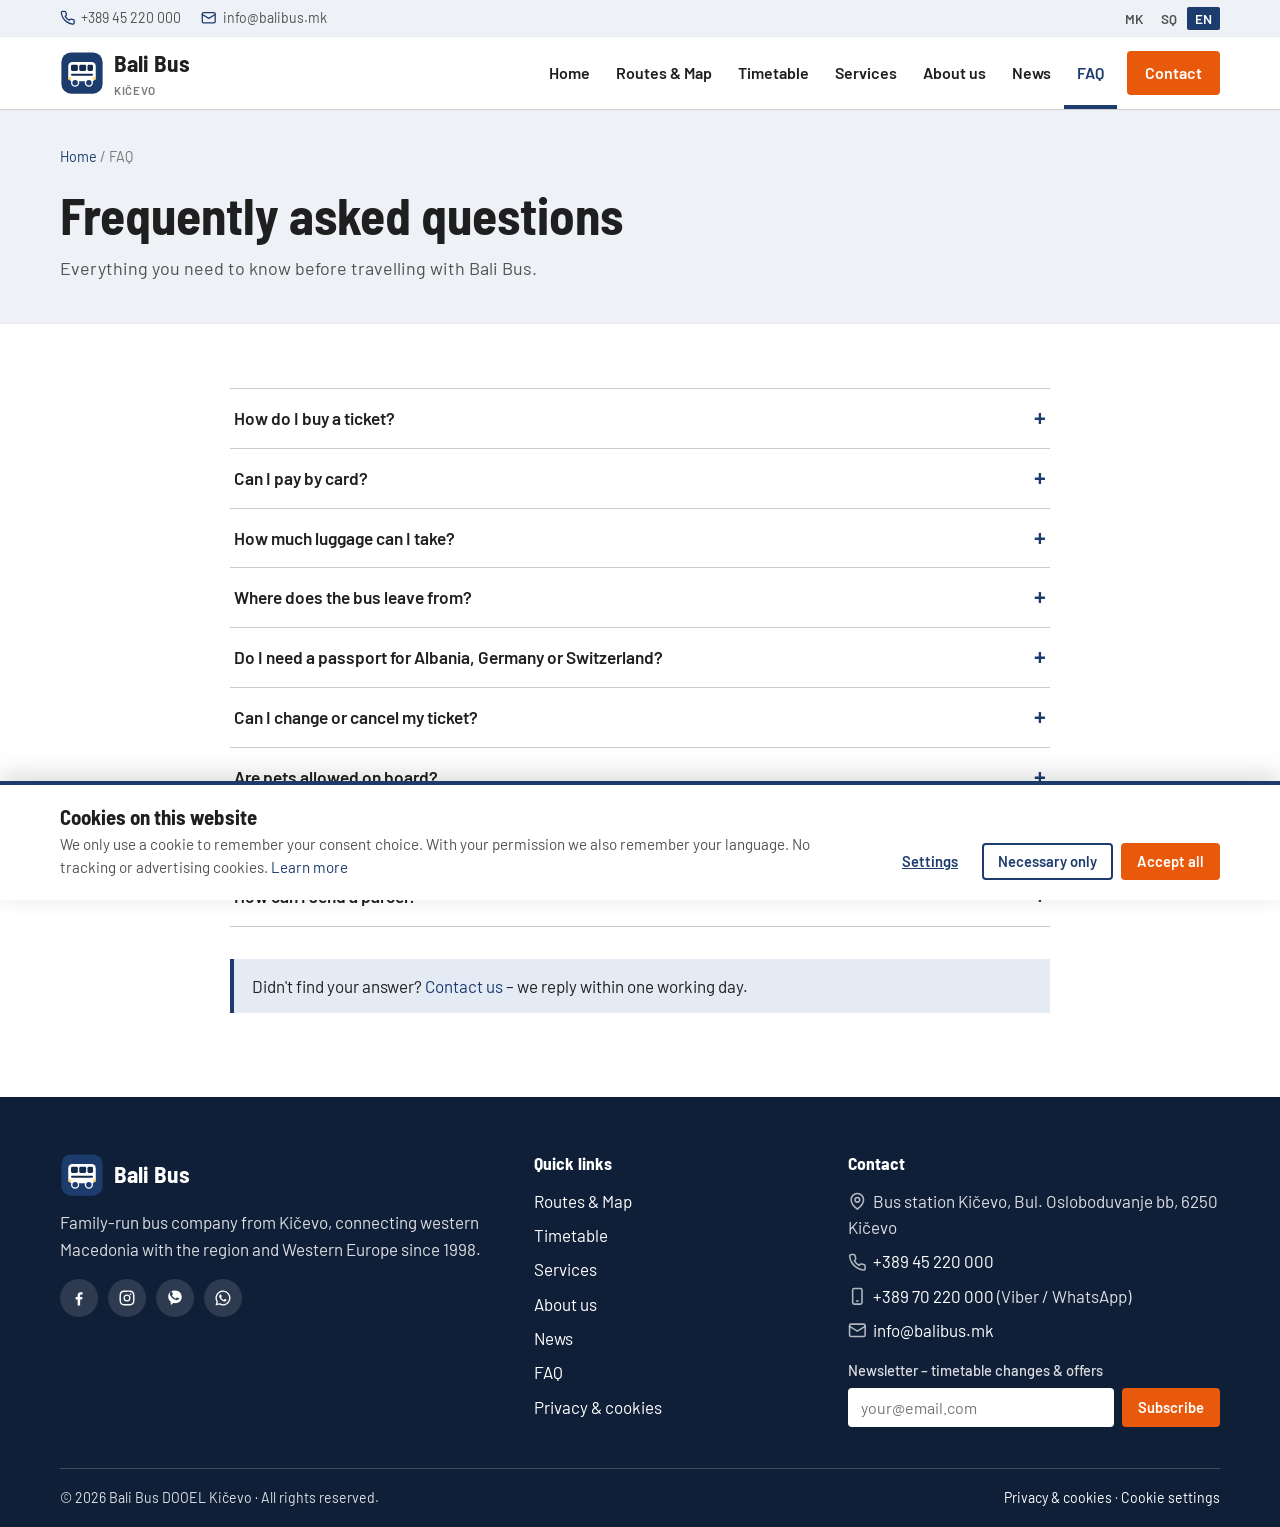
<file: faq.html>
<!DOCTYPE html>
<html lang="en">
<head>
  <meta charset="UTF-8">
  <meta name="viewport" content="width=device-width, initial-scale=1.0">
  <title data-i18n="title.faq">FAQ – Bali Bus Kičevo</title>
  <meta name="description" content="Frequently asked questions about tickets, luggage, documents and travelling with Bali Bus.">
  <meta name="author" content="Bali Bus Kičevo">
  <meta name="theme-color" content="#1d3c6e">
  <link rel="icon" type="image/svg+xml" href="assets/img/favicon.svg">
  <link rel="preconnect" href="https://fonts.googleapis.com">
  <link rel="preconnect" href="https://fonts.gstatic.com" crossorigin>
  <link href="https://fonts.googleapis.com/css2?family=Barlow+Semi+Condensed:wght@500;600;700&amp;family=Barlow:wght@400;500;600;700&amp;display=swap" rel="stylesheet">
  <link rel="stylesheet" href="assets/css/style.css">
</head>
<body>
<header class="site-header">
  <div class="topbar">
    <div class="container">
      <div class="topbar-left">
        <span><svg class="i" viewBox="0 0 24 24" aria-hidden="true"><path d="M22 16.92v3a2 2 0 0 1-2.18 2 19.79 19.79 0 0 1-8.63-3.07 19.5 19.5 0 0 1-6-6 19.79 19.79 0 0 1-3.07-8.67A2 2 0 0 1 4.11 2h3a2 2 0 0 1 2 1.72c.13.96.36 1.9.7 2.81a2 2 0 0 1-.45 2.11L8.09 9.91a16 16 0 0 0 6 6l1.27-1.27a2 2 0 0 1 2.11-.45c.91.34 1.85.57 2.81.7A2 2 0 0 1 22 16.92z"/></svg> <a href="tel:+38945220000">+389 45 220 000</a></span>
        <span><svg class="i" viewBox="0 0 24 24" aria-hidden="true"><rect x="2" y="4" width="20" height="16" rx="2"/><path d="m22 7-10 6L2 7"/></svg> <a href="mailto:info@balibus.mk">info@balibus.mk</a></span>
      </div>
      <div class="lang-switch" role="group" aria-label="Language">
        <button type="button" data-lang="mk" title="Македонски">MK</button>
        <button type="button" data-lang="sq" title="Shqip">SQ</button>
        <button type="button" data-lang="en" title="English">EN</button>
      </div>
    </div>
  </div>
  <nav class="navbar" aria-label="Main navigation">
    <div class="container">
      <a class="brand" href="index.html">
        <svg class="logo" viewBox="0 0 64 64" aria-hidden="true"><rect class="lg-bg" x="2" y="2" width="60" height="60" rx="14"/><rect fill="#fff" x="12" y="16" width="40" height="28" rx="6"/><rect class="lg-win" x="16" y="20" width="10" height="9" rx="2"/><rect class="lg-win" x="28" y="20" width="10" height="9" rx="2"/><rect class="lg-win" x="40" y="20" width="8" height="9" rx="2"/><rect class="lg-win" x="16" y="33" width="32" height="3" rx="1.5"/><circle class="lg-bg" cx="22" cy="46" r="5" stroke="#fff" stroke-width="2"/><circle class="lg-bg" cx="42" cy="46" r="5" stroke="#fff" stroke-width="2"/><rect fill="#ffd166" x="12" y="38" width="4" height="4" rx="1"/><rect fill="#ffd166" x="48" y="38" width="4" height="4" rx="1"/></svg>
        <span>Bali Bus<small data-i18n="brand.tag">Kičevo</small></span>
      </a>
      <button class="nav-toggle" type="button" aria-label="Open menu" aria-expanded="false" aria-controls="main-menu"><span></span><span></span><span></span></button>
      <ul class="nav-links" id="main-menu">
        <li><a href="index.html" data-i18n="nav.home">Home</a></li>
        <li><a href="routes.html" data-i18n="nav.routes">Routes &amp; Map</a></li>
        <li><a href="timetable.html" data-i18n="nav.timetable">Timetable</a></li>
        <li><a href="services.html" data-i18n="nav.services">Services</a></li>
        <li><a href="about.html" data-i18n="nav.about">About us</a></li>
        <li><a href="news.html" data-i18n="nav.news">News</a></li>
        <li><a href="faq.html" data-i18n="nav.faq">FAQ</a></li>
        <li class="nav-cta"><a href="contact.html" data-i18n="nav.contact">Contact</a></li>
      </ul>
    </div>
  </nav>
</header>
<main>
<section class="page-hero">
  <div class="container">
    <div class="breadcrumb"><a href="index.html" data-i18n="nav.home">Home</a> / <span data-i18n="nav.faq">FAQ</span></div>
    <h1 data-i18n="faq.title">Frequently asked questions</h1>
    <p data-i18n="faq.sub">Everything you need to know before travelling with Bali Bus.</p>
  </div>
</section>

<section class="section">
  <div class="container prose">
    <details><summary data-i18n="faq.q1">How do I buy a ticket?</summary><p data-i18n="faq.a1">For domestic lines you can buy the ticket at our counter at the Kičevo bus station or directly from the driver. For international lines please reserve at least 48 hours before departure by phone, Viber, WhatsApp or through the contact form and pick up the ticket at the counter.</p></details><details><summary data-i18n="faq.q2">Can I pay by card?</summary><p data-i18n="faq.a2">Yes, our counter at the station accepts Visa and Mastercard. On board only cash (MKD or EUR) is accepted.</p></details><details><summary data-i18n="faq.q3">How much luggage can I take?</summary><p data-i18n="faq.a3">Two suitcases up to 25 kg each and one piece of hand luggage are free. Extra luggage costs 5 € per piece on international lines. Bicycles are transported when space allows, for 10 €.</p></details><details><summary data-i18n="faq.q4">Where does the bus leave from?</summary><p data-i18n="faq.a4">All lines start at the Kičevo bus station, Bul. Osloboduvanje bb. Platform numbers are shown on the screen in the waiting hall. International lines depart from platform 1.</p></details><details><summary data-i18n="faq.q5">Do I need a passport for Albania, Germany or Switzerland?</summary><p data-i18n="faq.a5">For Albania an ID card is sufficient. For Germany and Switzerland you need a valid biometric passport. Please check the entry rules for your nationality before travelling.</p></details><details><summary data-i18n="faq.q6">Can I change or cancel my ticket?</summary><p data-i18n="faq.a6">Domestic tickets can be changed free of charge up to 2 hours before departure. International tickets can be changed once for free up to 48 hours before departure; cancellations are refunded 80 %.</p></details><details><summary data-i18n="faq.q7">Are pets allowed on board?</summary><p data-i18n="faq.a7">Small pets in a carrier are allowed on domestic lines free of charge. Guide dogs are always welcome. On international lines pets are not accepted.</p></details><details><summary data-i18n="faq.q8">Is there Wi-Fi and a toilet on the bus?</summary><p data-i18n="faq.a8">All international coaches have free Wi-Fi, USB charging and a toilet. Domestic buses have Wi-Fi and USB charging; there is no toilet on trips shorter than 2 hours.</p></details><details><summary data-i18n="faq.q9">How can I send a parcel?</summary><p data-i18n="faq.a9">Bring the parcel to the Bali Bus counter at least 30 minutes before departure with the name and phone number of the receiver. The receiver collects it at the destination station. Prices start at 150 MKD within Macedonia and 15 € to Germany or Switzerland.</p></details>
    <div class="notice notice-spaced"><span data-i18n="faq.more">Didn't find your answer?</span> <a href="contact.html" data-i18n="faq.contactUs">Contact us</a> – <span data-i18n="faq.reply">we reply within one working day.</span></div>
  </div>
</section>
</main>
<footer class="site-footer">
  <div class="container">
    <div class="footer-grid">
      <div>
        <a class="brand brand-footer" href="index.html"><svg class="logo" viewBox="0 0 64 64" aria-hidden="true"><rect class="lg-bg" x="2" y="2" width="60" height="60" rx="14"/><rect fill="#fff" x="12" y="16" width="40" height="28" rx="6"/><rect class="lg-win" x="16" y="20" width="10" height="9" rx="2"/><rect class="lg-win" x="28" y="20" width="10" height="9" rx="2"/><rect class="lg-win" x="40" y="20" width="8" height="9" rx="2"/><rect class="lg-win" x="16" y="33" width="32" height="3" rx="1.5"/><circle class="lg-bg" cx="22" cy="46" r="5" stroke="#fff" stroke-width="2"/><circle class="lg-bg" cx="42" cy="46" r="5" stroke="#fff" stroke-width="2"/><rect fill="#ffd166" x="12" y="38" width="4" height="4" rx="1"/><rect fill="#ffd166" x="48" y="38" width="4" height="4" rx="1"/></svg><span>Bali Bus</span></a>
        <p data-i18n="footer.about">Family-run bus company from Kičevo, connecting western Macedonia with the region and Western Europe since 1998.</p>
        <div class="social">
          <a href="https://www.facebook.com" target="_blank" rel="noopener" aria-label="Facebook"><svg viewBox="0 0 24 24"><path d="M13.5 22v-8h2.7l.4-3.2h-3.1V8.8c0-.9.3-1.6 1.6-1.6h1.7V4.3c-.3 0-1.3-.1-2.5-.1-2.5 0-4.1 1.5-4.1 4.2v2.4H7.5V14h2.7v8h3.3z"/></svg></a>
          <a href="https://www.instagram.com" target="_blank" rel="noopener" aria-label="Instagram"><svg viewBox="0 0 24 24"><path d="M12 7.3a4.7 4.7 0 1 0 0 9.4 4.7 4.7 0 0 0 0-9.4zm0 7.7a3 3 0 1 1 0-6 3 3 0 0 1 0 6zm5.9-7.9a1.1 1.1 0 1 1-2.2 0 1.1 1.1 0 0 1 2.2 0zM12 3.8c2.7 0 3 0 4 .1 2.7.1 3.9 1.4 4 4 .1 1.1.1 1.4.1 4.1s0 3-.1 4c-.1 2.6-1.4 3.9-4 4-1.1.1-1.4.1-4 .1s-3 0-4-.1c-2.7-.1-3.9-1.4-4-4-.1-1.1-.1-1.4-.1-4s0-3 .1-4c.1-2.7 1.4-3.9 4-4 1-.1 1.3-.1 4-.1zM12 2C9.3 2 9 2 7.9 2.1 4.3 2.2 2.2 4.3 2.1 7.9 2 9 2 9.3 2 12s0 3 .1 4.1c.2 3.6 2.2 5.7 5.8 5.8C9 22 9.3 22 12 22s3 0 4.1-.1c3.6-.2 5.7-2.2 5.8-5.8.1-1.1.1-1.4.1-4.1s0-3-.1-4.1c-.2-3.6-2.2-5.7-5.8-5.8C15 2 14.7 2 12 2z"/></svg></a>
          <a href="viber://chat?number=%2B38970220000" aria-label="Viber"><svg viewBox="0 0 24 24"><path d="M12 2C6.5 2 3 5.2 3 10.2c0 2.9 1.2 5.1 3.2 6.5v3.7c0 .5.6.8 1 .5l2.6-2.1c.7.1 1.5.2 2.2.2 5.5 0 9-3.2 9-8.2S17.5 2 12 2zm4.7 11.6c-.3.6-1.4 1.2-1.9 1.2-.5.1-1.1.2-3.7-.9-2.9-1.3-4.7-4.3-4.9-4.5-.1-.2-1.1-1.5-1.1-2.9s.7-2 1-2.3c.3-.3.6-.4.8-.4h.6c.2 0 .4 0 .6.5l.9 2.1c.1.2.1.4 0 .6l-.3.5-.5.5c-.2.2-.3.3-.1.6.2.3.9 1.4 1.9 2.3 1.3 1.1 2.3 1.5 2.7 1.7.3.2.5.1.7-.1l.9-1.1c.2-.3.4-.2.7-.1l2 1c.3.1.5.2.6.4.1.2.1.8-.2 1.4z"/></svg></a>
          <a href="https://wa.me/38970220000" target="_blank" rel="noopener" aria-label="WhatsApp"><svg viewBox="0 0 24 24"><path d="M12 2a10 10 0 0 0-8.6 15.1L2 22l5-1.3A10 10 0 1 0 12 2zm0 18.2a8.2 8.2 0 0 1-4.2-1.1l-.3-.2-3 .8.8-2.9-.2-.3A8.2 8.2 0 1 1 12 20.2zm4.5-6.1c-.2-.1-1.5-.7-1.7-.8-.2-.1-.4-.1-.6.1l-.8 1c-.1.2-.3.2-.5.1-.7-.3-1.4-.7-2-1.3-.5-.5-1-1.1-1.3-1.8-.1-.2 0-.4.1-.5l.4-.5.3-.4v-.5l-.8-1.8c-.2-.5-.4-.4-.6-.4h-.5c-.2 0-.5.1-.7.3-.6.6-1 1.4-.9 2.2.1.9.4 1.8.9 2.5 1 1.6 2.4 2.9 4.1 3.7.5.2 1 .4 1.5.5.5.2 1.1.2 1.6.1.6-.2 1.2-.6 1.5-1.2.1-.3.2-.7.1-1 0-.1-.2-.2-.4-.3z"/></svg></a>
        </div>
      </div>
      <div>
        <h4 data-i18n="footer.links">Quick links</h4>
        <ul>
          <li><a href="routes.html" data-i18n="nav.routes">Routes &amp; Map</a></li>
          <li><a href="timetable.html" data-i18n="nav.timetable">Timetable</a></li>
          <li><a href="services.html" data-i18n="nav.services">Services</a></li>
          <li><a href="about.html" data-i18n="nav.about">About us</a></li>
          <li><a href="news.html" data-i18n="nav.news">News</a></li>
          <li><a href="faq.html" data-i18n="nav.faq">FAQ</a></li>
          <li><a href="privacy.html" data-i18n="footer.privacy">Privacy &amp; cookies</a></li>
        </ul>
      </div>
      <div>
        <h4 data-i18n="footer.contact">Contact</h4>
        <ul>
          <li><svg class="i" viewBox="0 0 24 24" aria-hidden="true"><path d="M20 10c0 6-8 12-8 12s-8-6-8-12a8 8 0 0 1 16 0z"/><circle cx="12" cy="10" r="3"/></svg> <span data-i18n="contact.addressLine">Bus station Kičevo, Bul. Osloboduvanje bb, 6250 Kičevo</span></li>
          <li><svg class="i" viewBox="0 0 24 24" aria-hidden="true"><path d="M22 16.92v3a2 2 0 0 1-2.18 2 19.79 19.79 0 0 1-8.63-3.07 19.5 19.5 0 0 1-6-6 19.79 19.79 0 0 1-3.07-8.67A2 2 0 0 1 4.11 2h3a2 2 0 0 1 2 1.72c.13.96.36 1.9.7 2.81a2 2 0 0 1-.45 2.11L8.09 9.91a16 16 0 0 0 6 6l1.27-1.27a2 2 0 0 1 2.11-.45c.91.34 1.85.57 2.81.7A2 2 0 0 1 22 16.92z"/></svg> <a href="tel:+38945220000">+389 45 220 000</a></li>
          <li><svg class="i" viewBox="0 0 24 24" aria-hidden="true"><rect x="6" y="2" width="12" height="20" rx="2"/><path d="M11 18h2"/></svg> <a href="tel:+38970220000">+389 70 220 000</a> (Viber / WhatsApp)</li>
          <li><svg class="i" viewBox="0 0 24 24" aria-hidden="true"><rect x="2" y="4" width="20" height="16" rx="2"/><path d="m22 7-10 6L2 7"/></svg> <a href="mailto:info@balibus.mk">info@balibus.mk</a></li>
        </ul>
        <form class="newsletter" data-validate data-success="newsletter.success" aria-label="Newsletter">
          <label for="nl-email" data-i18n="newsletter.label">Newsletter – timetable changes &amp; offers</label>
          <div class="field newsletter-row">
            <input id="nl-email" type="email" required data-i18n-placeholder="newsletter.placeholder" placeholder="your@email.com">
            <button class="btn btn-primary btn-sm" type="submit" data-i18n="newsletter.button">Subscribe</button>
          </div>
          <div class="form-msg"></div>
        </form>
      </div>
    </div>
    <div class="footer-bottom">
      <span>© <span data-year>2026</span> Bali Bus DOOEL Kičevo · <span data-i18n="footer.rights">All rights reserved.</span></span>
      <span><a href="privacy.html" data-i18n="footer.privacy">Privacy &amp; cookies</a> · <a href="#" id="cookie-reset" data-i18n="footer.cookieSettings">Cookie settings</a></span>
    </div>
  </div>
</footer>

<div id="cookie-banner" class="cookie-banner" role="dialog" aria-labelledby="cookie-title">
  <div class="cookie-main">
    <h2 id="cookie-title" data-i18n="cookie.title">Cookies on this website</h2>
    <p><span data-i18n="cookie.text">We only use a cookie to remember your consent choice. With your permission we also remember your language. No tracking or advertising cookies.</span> <a href="privacy.html#cookies" data-i18n="cookie.more">Learn more</a></p>
  </div>
  <div class="cookie-prefs" id="cookie-prefs" hidden>
    <label class="checkbox"><input type="checkbox" checked disabled><span><strong data-i18n="cookie.catNecessary">Necessary</strong> – <span data-i18n="cookie.catNecessaryText">Stores your cookie choice. Always active.</span></span></label>
    <label class="checkbox"><input type="checkbox" id="cookie-opt-prefs"><span><strong data-i18n="cookie.catPrefs">Preferences</strong> – <span data-i18n="cookie.catPrefsText">Remembers your language between visits.</span></span></label>
  </div>
  <div class="actions">
    <button class="btn btn-link btn-sm" type="button" id="cookie-customize" data-i18n="cookie.customize">Settings</button>
    <button class="btn btn-outline btn-sm" type="button" id="cookie-save" hidden data-i18n="cookie.save">Save selection</button>
    <button class="btn btn-outline btn-sm" type="button" id="cookie-decline" data-i18n="cookie.decline">Necessary only</button>
    <button class="btn btn-primary btn-sm" type="button" id="cookie-accept" data-i18n="cookie.accept">Accept all</button>
  </div>
</div>
<button class="back-top" type="button" aria-label="Back to top">↑</button>

<script src="assets/js/routes-data.js"></script>
<script src="assets/js/i18n.js"></script>
<script src="assets/js/main.js"></script>
</body>
</html>
</file>
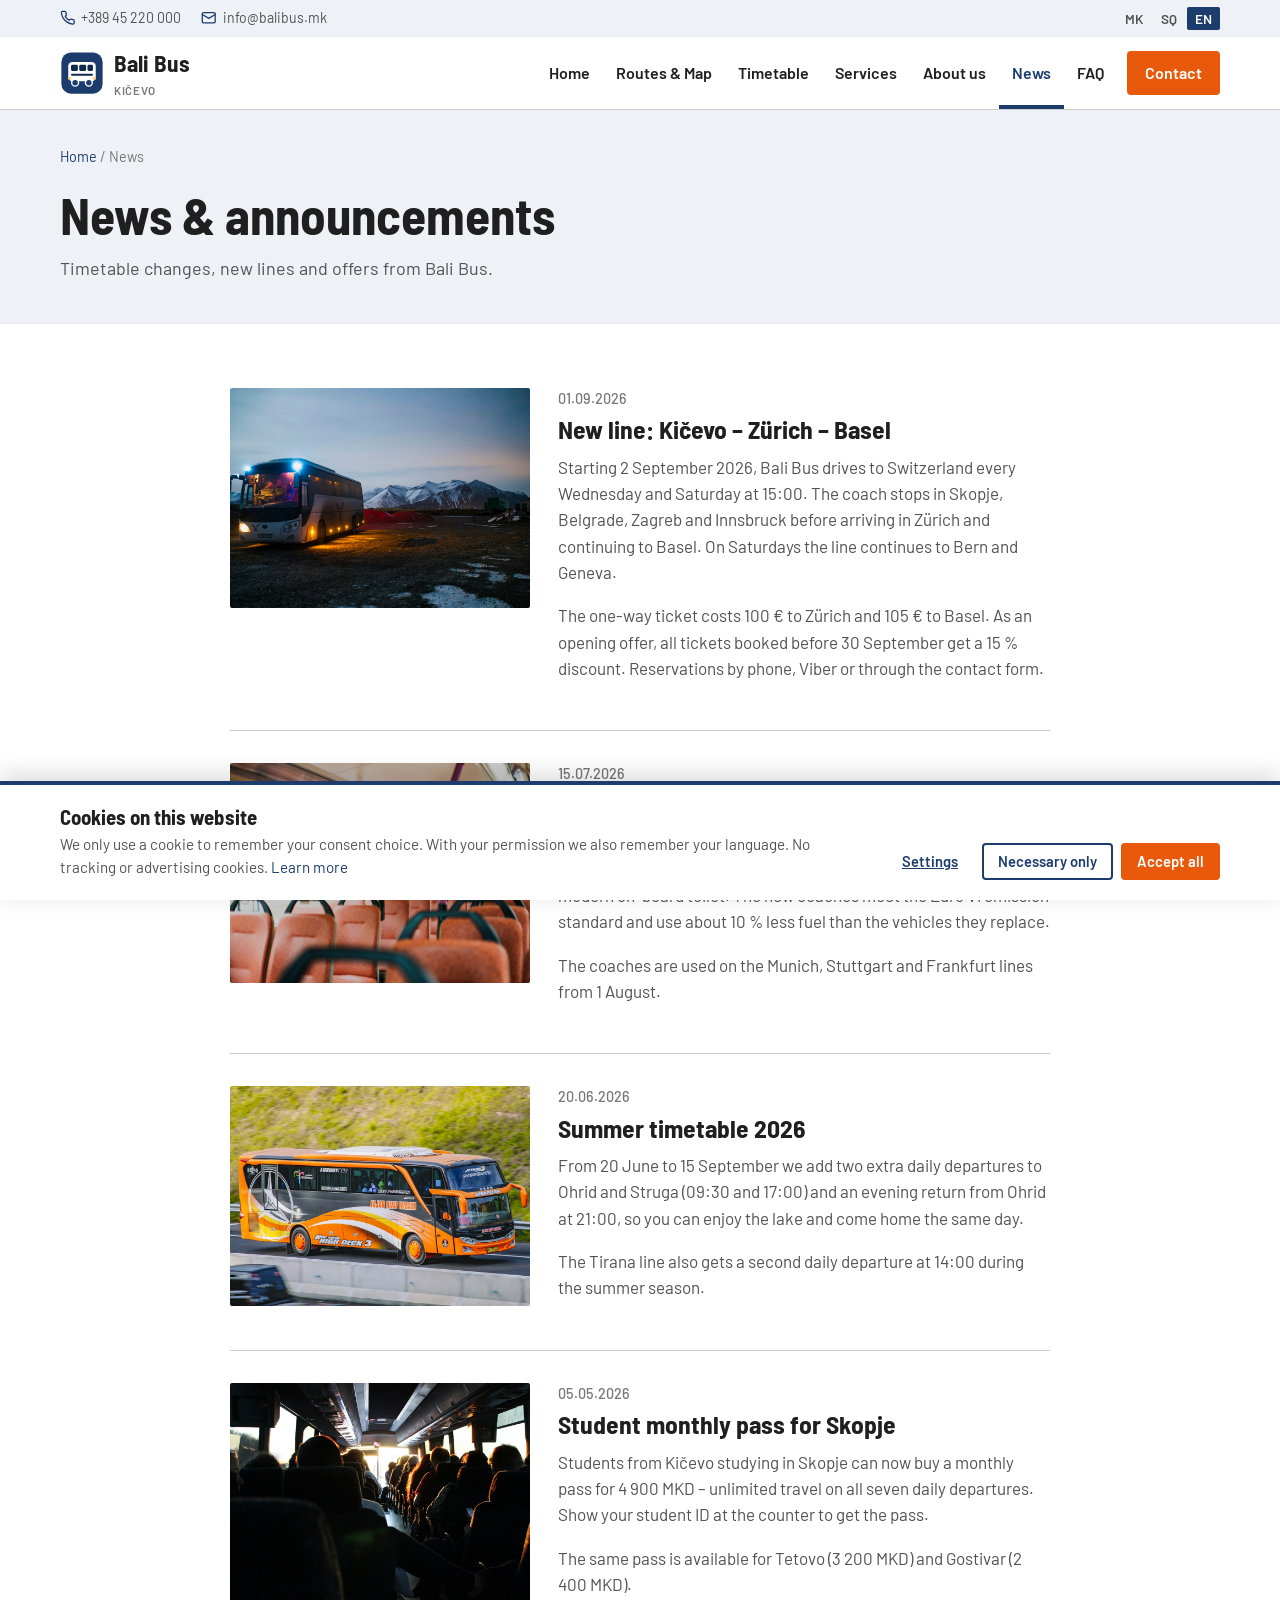
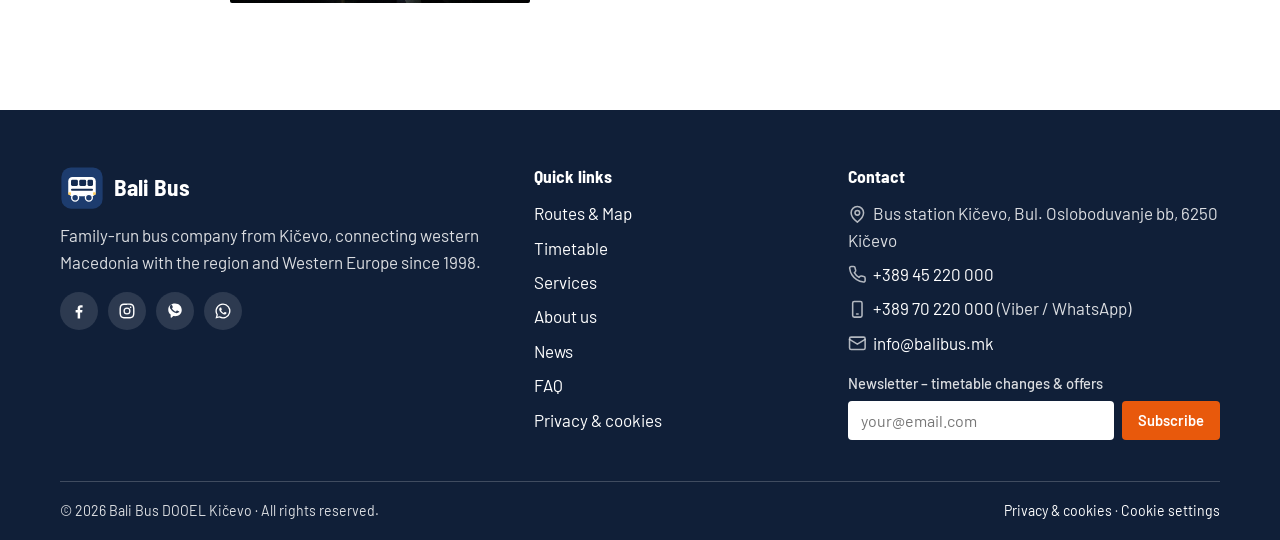
<file: news.html>
<!DOCTYPE html>
<html lang="en">
<head>
  <meta charset="UTF-8">
  <meta name="viewport" content="width=device-width, initial-scale=1.0">
  <title data-i18n="title.news">News – Bali Bus Kičevo</title>
  <meta name="description" content="News, timetable changes and offers from Bali Bus Kičevo.">
  <meta name="author" content="Bali Bus Kičevo">
  <meta name="theme-color" content="#1d3c6e">
  <link rel="icon" type="image/svg+xml" href="assets/img/favicon.svg">
  <link rel="preconnect" href="https://fonts.googleapis.com">
  <link rel="preconnect" href="https://fonts.gstatic.com" crossorigin>
  <link href="https://fonts.googleapis.com/css2?family=Barlow+Semi+Condensed:wght@500;600;700&amp;family=Barlow:wght@400;500;600;700&amp;display=swap" rel="stylesheet">
  <link rel="stylesheet" href="assets/css/style.css">
</head>
<body>
<header class="site-header">
  <div class="topbar">
    <div class="container">
      <div class="topbar-left">
        <span><svg class="i" viewBox="0 0 24 24" aria-hidden="true"><path d="M22 16.92v3a2 2 0 0 1-2.18 2 19.79 19.79 0 0 1-8.63-3.07 19.5 19.5 0 0 1-6-6 19.79 19.79 0 0 1-3.07-8.67A2 2 0 0 1 4.11 2h3a2 2 0 0 1 2 1.72c.13.96.36 1.9.7 2.81a2 2 0 0 1-.45 2.11L8.09 9.91a16 16 0 0 0 6 6l1.27-1.27a2 2 0 0 1 2.11-.45c.91.34 1.85.57 2.81.7A2 2 0 0 1 22 16.92z"/></svg> <a href="tel:+38945220000">+389 45 220 000</a></span>
        <span><svg class="i" viewBox="0 0 24 24" aria-hidden="true"><rect x="2" y="4" width="20" height="16" rx="2"/><path d="m22 7-10 6L2 7"/></svg> <a href="mailto:info@balibus.mk">info@balibus.mk</a></span>
      </div>
      <div class="lang-switch" role="group" aria-label="Language">
        <button type="button" data-lang="mk" title="Македонски">MK</button>
        <button type="button" data-lang="sq" title="Shqip">SQ</button>
        <button type="button" data-lang="en" title="English">EN</button>
      </div>
    </div>
  </div>
  <nav class="navbar" aria-label="Main navigation">
    <div class="container">
      <a class="brand" href="index.html">
        <svg class="logo" viewBox="0 0 64 64" aria-hidden="true"><rect class="lg-bg" x="2" y="2" width="60" height="60" rx="14"/><rect fill="#fff" x="12" y="16" width="40" height="28" rx="6"/><rect class="lg-win" x="16" y="20" width="10" height="9" rx="2"/><rect class="lg-win" x="28" y="20" width="10" height="9" rx="2"/><rect class="lg-win" x="40" y="20" width="8" height="9" rx="2"/><rect class="lg-win" x="16" y="33" width="32" height="3" rx="1.5"/><circle class="lg-bg" cx="22" cy="46" r="5" stroke="#fff" stroke-width="2"/><circle class="lg-bg" cx="42" cy="46" r="5" stroke="#fff" stroke-width="2"/><rect fill="#ffd166" x="12" y="38" width="4" height="4" rx="1"/><rect fill="#ffd166" x="48" y="38" width="4" height="4" rx="1"/></svg>
        <span>Bali Bus<small data-i18n="brand.tag">Kičevo</small></span>
      </a>
      <button class="nav-toggle" type="button" aria-label="Open menu" aria-expanded="false" aria-controls="main-menu"><span></span><span></span><span></span></button>
      <ul class="nav-links" id="main-menu">
        <li><a href="index.html" data-i18n="nav.home">Home</a></li>
        <li><a href="routes.html" data-i18n="nav.routes">Routes &amp; Map</a></li>
        <li><a href="timetable.html" data-i18n="nav.timetable">Timetable</a></li>
        <li><a href="services.html" data-i18n="nav.services">Services</a></li>
        <li><a href="about.html" data-i18n="nav.about">About us</a></li>
        <li><a href="news.html" data-i18n="nav.news">News</a></li>
        <li><a href="faq.html" data-i18n="nav.faq">FAQ</a></li>
        <li class="nav-cta"><a href="contact.html" data-i18n="nav.contact">Contact</a></li>
      </ul>
    </div>
  </nav>
</header>
<main>
<section class="page-hero">
  <div class="container">
    <div class="breadcrumb"><a href="index.html" data-i18n="nav.home">Home</a> / <span data-i18n="nav.news">News</span></div>
    <h1 data-i18n="newsPage.title">News &amp; announcements</h1>
    <p data-i18n="newsPage.sub">Timetable changes, new lines and offers from Bali Bus.</p>
  </div>
</section>

<section class="section">
  <div class="container prose">

    <article class="article" id="zurich">
      <img src="assets/img/photos/1544620347-c4fd4a3d5957-1200.jpg" data-fallback="assets/img/bus-fallback.svg" alt="Coach at night" loading="lazy">
      <span class="date">01.09.2026</span>
      <h2 data-i18n="news.n1Title">New line: Kičevo – Zürich – Basel</h2>
      <p data-i18n="news.n1P1">Starting 2 September 2026, Bali Bus drives to Switzerland every Wednesday and Saturday at 15:00. The coach stops in Skopje, Belgrade, Zagreb and Innsbruck before arriving in Zürich and continuing to Basel. On Saturdays the line continues to Bern and Geneva.</p>
      <p data-i18n="news.n1P2">The one-way ticket costs 100 € to Zürich and 105 € to Basel. As an opening offer, all tickets booked before 30 September get a 15 % discount. Reservations by phone, Viber or through the contact form.</p>
    </article>

    <article class="article" id="fleet">
      <img src="assets/img/photos/1532939163844-547f958e91b4-1200.jpg" data-fallback="assets/img/bus-fallback.svg" alt="New coach interior" loading="lazy">
      <span class="date">15.07.2026</span>
      <h2 data-i18n="news.n2Title">Three new Setra coaches join the fleet</h2>
      <p data-i18n="news.n2P1">We have taken delivery of three new Setra S 517 HD coaches with 53 seats, panoramic windows, individual USB-C charging, Wi-Fi and a modern on-board toilet. The new coaches meet the Euro VI emission standard and use about 10 % less fuel than the vehicles they replace.</p>
      <p data-i18n="news.n2P2">The coaches are used on the Munich, Stuttgart and Frankfurt lines from 1 August.</p>
    </article>

    <article class="article" id="summer">
      <img src="assets/img/photos/1603521801204-8d9c70dd08c8-1200.jpg" data-fallback="assets/img/bus-fallback.svg" alt="Bus on a summer road" loading="lazy">
      <span class="date">20.06.2026</span>
      <h2 data-i18n="news.n3Title">Summer timetable 2026</h2>
      <p data-i18n="news.n3P1">From 20 June to 15 September we add two extra daily departures to Ohrid and Struga (09:30 and 17:00) and an evening return from Ohrid at 21:00, so you can enjoy the lake and come home the same day.</p>
      <p data-i18n="news.n3P2">The Tirana line also gets a second daily departure at 14:00 during the summer season.</p>
    </article>

    <article class="article" id="students">
      <img src="assets/img/photos/1509749837427-ac94a2553d0e-1200.jpg" data-fallback="assets/img/bus-fallback.svg" alt="Students travelling by bus" loading="lazy">
      <span class="date">05.05.2026</span>
      <h2 data-i18n="news.n4Title">Student monthly pass for Skopje</h2>
      <p data-i18n="news.n4P1">Students from Kičevo studying in Skopje can now buy a monthly pass for 4 900 MKD – unlimited travel on all seven daily departures. Show your student ID at the counter to get the pass.</p>
      <p data-i18n="news.n4P2">The same pass is available for Tetovo (3 200 MKD) and Gostivar (2 400 MKD).</p>
    </article>

  </div>
</section>
</main>
<footer class="site-footer">
  <div class="container">
    <div class="footer-grid">
      <div>
        <a class="brand brand-footer" href="index.html"><svg class="logo" viewBox="0 0 64 64" aria-hidden="true"><rect class="lg-bg" x="2" y="2" width="60" height="60" rx="14"/><rect fill="#fff" x="12" y="16" width="40" height="28" rx="6"/><rect class="lg-win" x="16" y="20" width="10" height="9" rx="2"/><rect class="lg-win" x="28" y="20" width="10" height="9" rx="2"/><rect class="lg-win" x="40" y="20" width="8" height="9" rx="2"/><rect class="lg-win" x="16" y="33" width="32" height="3" rx="1.5"/><circle class="lg-bg" cx="22" cy="46" r="5" stroke="#fff" stroke-width="2"/><circle class="lg-bg" cx="42" cy="46" r="5" stroke="#fff" stroke-width="2"/><rect fill="#ffd166" x="12" y="38" width="4" height="4" rx="1"/><rect fill="#ffd166" x="48" y="38" width="4" height="4" rx="1"/></svg><span>Bali Bus</span></a>
        <p data-i18n="footer.about">Family-run bus company from Kičevo, connecting western Macedonia with the region and Western Europe since 1998.</p>
        <div class="social">
          <a href="https://www.facebook.com" target="_blank" rel="noopener" aria-label="Facebook"><svg viewBox="0 0 24 24"><path d="M13.5 22v-8h2.7l.4-3.2h-3.1V8.8c0-.9.3-1.6 1.6-1.6h1.7V4.3c-.3 0-1.3-.1-2.5-.1-2.5 0-4.1 1.5-4.1 4.2v2.4H7.5V14h2.7v8h3.3z"/></svg></a>
          <a href="https://www.instagram.com" target="_blank" rel="noopener" aria-label="Instagram"><svg viewBox="0 0 24 24"><path d="M12 7.3a4.7 4.7 0 1 0 0 9.4 4.7 4.7 0 0 0 0-9.4zm0 7.7a3 3 0 1 1 0-6 3 3 0 0 1 0 6zm5.9-7.9a1.1 1.1 0 1 1-2.2 0 1.1 1.1 0 0 1 2.2 0zM12 3.8c2.7 0 3 0 4 .1 2.7.1 3.9 1.4 4 4 .1 1.1.1 1.4.1 4.1s0 3-.1 4c-.1 2.6-1.4 3.9-4 4-1.1.1-1.4.1-4 .1s-3 0-4-.1c-2.7-.1-3.9-1.4-4-4-.1-1.1-.1-1.4-.1-4s0-3 .1-4c.1-2.7 1.4-3.9 4-4 1-.1 1.3-.1 4-.1zM12 2C9.3 2 9 2 7.9 2.1 4.3 2.2 2.2 4.3 2.1 7.9 2 9 2 9.3 2 12s0 3 .1 4.1c.2 3.6 2.2 5.7 5.8 5.8C9 22 9.3 22 12 22s3 0 4.1-.1c3.6-.2 5.7-2.2 5.8-5.8.1-1.1.1-1.4.1-4.1s0-3-.1-4.1c-.2-3.6-2.2-5.7-5.8-5.8C15 2 14.7 2 12 2z"/></svg></a>
          <a href="viber://chat?number=%2B38970220000" aria-label="Viber"><svg viewBox="0 0 24 24"><path d="M12 2C6.5 2 3 5.2 3 10.2c0 2.9 1.2 5.1 3.2 6.5v3.7c0 .5.6.8 1 .5l2.6-2.1c.7.1 1.5.2 2.2.2 5.5 0 9-3.2 9-8.2S17.5 2 12 2zm4.7 11.6c-.3.6-1.4 1.2-1.9 1.2-.5.1-1.1.2-3.7-.9-2.9-1.3-4.7-4.3-4.9-4.5-.1-.2-1.1-1.5-1.1-2.9s.7-2 1-2.3c.3-.3.6-.4.8-.4h.6c.2 0 .4 0 .6.5l.9 2.1c.1.2.1.4 0 .6l-.3.5-.5.5c-.2.2-.3.3-.1.6.2.3.9 1.4 1.9 2.3 1.3 1.1 2.3 1.5 2.7 1.7.3.2.5.1.7-.1l.9-1.1c.2-.3.4-.2.7-.1l2 1c.3.1.5.2.6.4.1.2.1.8-.2 1.4z"/></svg></a>
          <a href="https://wa.me/38970220000" target="_blank" rel="noopener" aria-label="WhatsApp"><svg viewBox="0 0 24 24"><path d="M12 2a10 10 0 0 0-8.6 15.1L2 22l5-1.3A10 10 0 1 0 12 2zm0 18.2a8.2 8.2 0 0 1-4.2-1.1l-.3-.2-3 .8.8-2.9-.2-.3A8.2 8.2 0 1 1 12 20.2zm4.5-6.1c-.2-.1-1.5-.7-1.7-.8-.2-.1-.4-.1-.6.1l-.8 1c-.1.2-.3.2-.5.1-.7-.3-1.4-.7-2-1.3-.5-.5-1-1.1-1.3-1.8-.1-.2 0-.4.1-.5l.4-.5.3-.4v-.5l-.8-1.8c-.2-.5-.4-.4-.6-.4h-.5c-.2 0-.5.1-.7.3-.6.6-1 1.4-.9 2.2.1.9.4 1.8.9 2.5 1 1.6 2.4 2.9 4.1 3.7.5.2 1 .4 1.5.5.5.2 1.1.2 1.6.1.6-.2 1.2-.6 1.5-1.2.1-.3.2-.7.1-1 0-.1-.2-.2-.4-.3z"/></svg></a>
        </div>
      </div>
      <div>
        <h4 data-i18n="footer.links">Quick links</h4>
        <ul>
          <li><a href="routes.html" data-i18n="nav.routes">Routes &amp; Map</a></li>
          <li><a href="timetable.html" data-i18n="nav.timetable">Timetable</a></li>
          <li><a href="services.html" data-i18n="nav.services">Services</a></li>
          <li><a href="about.html" data-i18n="nav.about">About us</a></li>
          <li><a href="news.html" data-i18n="nav.news">News</a></li>
          <li><a href="faq.html" data-i18n="nav.faq">FAQ</a></li>
          <li><a href="privacy.html" data-i18n="footer.privacy">Privacy &amp; cookies</a></li>
        </ul>
      </div>
      <div>
        <h4 data-i18n="footer.contact">Contact</h4>
        <ul>
          <li><svg class="i" viewBox="0 0 24 24" aria-hidden="true"><path d="M20 10c0 6-8 12-8 12s-8-6-8-12a8 8 0 0 1 16 0z"/><circle cx="12" cy="10" r="3"/></svg> <span data-i18n="contact.addressLine">Bus station Kičevo, Bul. Osloboduvanje bb, 6250 Kičevo</span></li>
          <li><svg class="i" viewBox="0 0 24 24" aria-hidden="true"><path d="M22 16.92v3a2 2 0 0 1-2.18 2 19.79 19.79 0 0 1-8.63-3.07 19.5 19.5 0 0 1-6-6 19.79 19.79 0 0 1-3.07-8.67A2 2 0 0 1 4.11 2h3a2 2 0 0 1 2 1.72c.13.96.36 1.9.7 2.81a2 2 0 0 1-.45 2.11L8.09 9.91a16 16 0 0 0 6 6l1.27-1.27a2 2 0 0 1 2.11-.45c.91.34 1.85.57 2.81.7A2 2 0 0 1 22 16.92z"/></svg> <a href="tel:+38945220000">+389 45 220 000</a></li>
          <li><svg class="i" viewBox="0 0 24 24" aria-hidden="true"><rect x="6" y="2" width="12" height="20" rx="2"/><path d="M11 18h2"/></svg> <a href="tel:+38970220000">+389 70 220 000</a> (Viber / WhatsApp)</li>
          <li><svg class="i" viewBox="0 0 24 24" aria-hidden="true"><rect x="2" y="4" width="20" height="16" rx="2"/><path d="m22 7-10 6L2 7"/></svg> <a href="mailto:info@balibus.mk">info@balibus.mk</a></li>
        </ul>
        <form class="newsletter" data-validate data-success="newsletter.success" aria-label="Newsletter">
          <label for="nl-email" data-i18n="newsletter.label">Newsletter – timetable changes &amp; offers</label>
          <div class="field newsletter-row">
            <input id="nl-email" type="email" required data-i18n-placeholder="newsletter.placeholder" placeholder="your@email.com">
            <button class="btn btn-primary btn-sm" type="submit" data-i18n="newsletter.button">Subscribe</button>
          </div>
          <div class="form-msg"></div>
        </form>
      </div>
    </div>
    <div class="footer-bottom">
      <span>© <span data-year>2026</span> Bali Bus DOOEL Kičevo · <span data-i18n="footer.rights">All rights reserved.</span></span>
      <span><a href="privacy.html" data-i18n="footer.privacy">Privacy &amp; cookies</a> · <a href="#" id="cookie-reset" data-i18n="footer.cookieSettings">Cookie settings</a></span>
    </div>
  </div>
</footer>

<div id="cookie-banner" class="cookie-banner" role="dialog" aria-labelledby="cookie-title">
  <div class="cookie-main">
    <h2 id="cookie-title" data-i18n="cookie.title">Cookies on this website</h2>
    <p><span data-i18n="cookie.text">We only use a cookie to remember your consent choice. With your permission we also remember your language. No tracking or advertising cookies.</span> <a href="privacy.html#cookies" data-i18n="cookie.more">Learn more</a></p>
  </div>
  <div class="cookie-prefs" id="cookie-prefs" hidden>
    <label class="checkbox"><input type="checkbox" checked disabled><span><strong data-i18n="cookie.catNecessary">Necessary</strong> – <span data-i18n="cookie.catNecessaryText">Stores your cookie choice. Always active.</span></span></label>
    <label class="checkbox"><input type="checkbox" id="cookie-opt-prefs"><span><strong data-i18n="cookie.catPrefs">Preferences</strong> – <span data-i18n="cookie.catPrefsText">Remembers your language between visits.</span></span></label>
  </div>
  <div class="actions">
    <button class="btn btn-link btn-sm" type="button" id="cookie-customize" data-i18n="cookie.customize">Settings</button>
    <button class="btn btn-outline btn-sm" type="button" id="cookie-save" hidden data-i18n="cookie.save">Save selection</button>
    <button class="btn btn-outline btn-sm" type="button" id="cookie-decline" data-i18n="cookie.decline">Necessary only</button>
    <button class="btn btn-primary btn-sm" type="button" id="cookie-accept" data-i18n="cookie.accept">Accept all</button>
  </div>
</div>
<button class="back-top" type="button" aria-label="Back to top">↑</button>

<script src="assets/js/routes-data.js"></script>
<script src="assets/js/i18n.js"></script>
<script src="assets/js/main.js"></script>
</body>
</html>
</file>
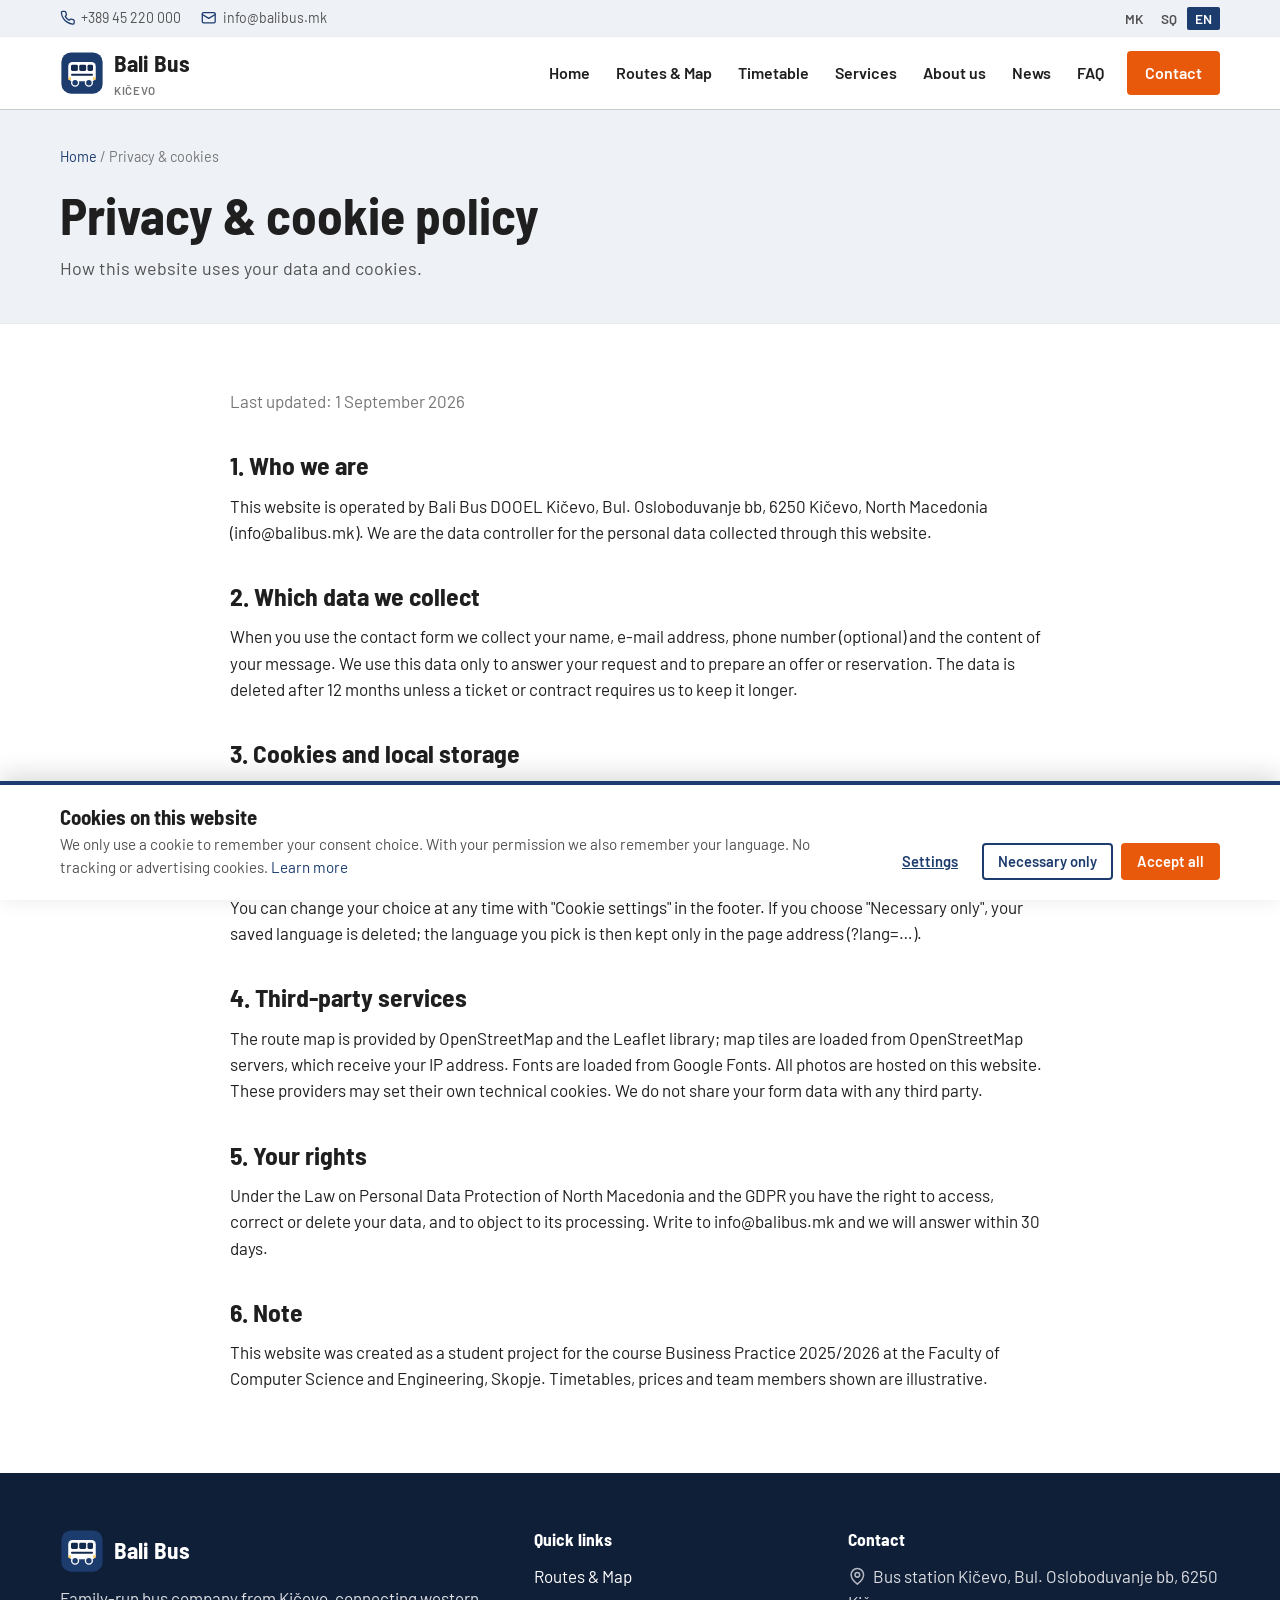
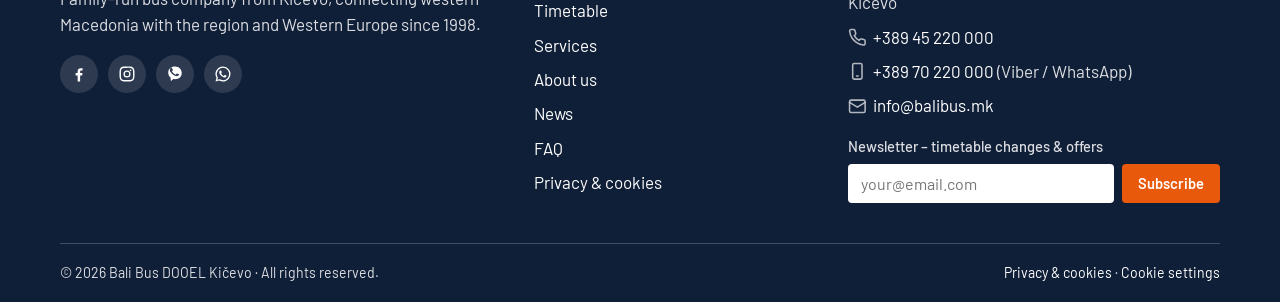
<file: privacy.html>
<!DOCTYPE html>
<html lang="en">
<head>
  <meta charset="UTF-8">
  <meta name="viewport" content="width=device-width, initial-scale=1.0">
  <title data-i18n="title.privacy">Privacy & cookies – Bali Bus Kičevo</title>
  <meta name="description" content="Privacy and cookie policy of the Bali Bus website.">
  <meta name="author" content="Bali Bus Kičevo">
  <meta name="theme-color" content="#1d3c6e">
  <link rel="icon" type="image/svg+xml" href="assets/img/favicon.svg">
  <link rel="preconnect" href="https://fonts.googleapis.com">
  <link rel="preconnect" href="https://fonts.gstatic.com" crossorigin>
  <link href="https://fonts.googleapis.com/css2?family=Barlow+Semi+Condensed:wght@500;600;700&amp;family=Barlow:wght@400;500;600;700&amp;display=swap" rel="stylesheet">
  <link rel="stylesheet" href="assets/css/style.css">
</head>
<body>
<header class="site-header">
  <div class="topbar">
    <div class="container">
      <div class="topbar-left">
        <span><svg class="i" viewBox="0 0 24 24" aria-hidden="true"><path d="M22 16.92v3a2 2 0 0 1-2.18 2 19.79 19.79 0 0 1-8.63-3.07 19.5 19.5 0 0 1-6-6 19.79 19.79 0 0 1-3.07-8.67A2 2 0 0 1 4.11 2h3a2 2 0 0 1 2 1.72c.13.96.36 1.9.7 2.81a2 2 0 0 1-.45 2.11L8.09 9.91a16 16 0 0 0 6 6l1.27-1.27a2 2 0 0 1 2.11-.45c.91.34 1.85.57 2.81.7A2 2 0 0 1 22 16.92z"/></svg> <a href="tel:+38945220000">+389 45 220 000</a></span>
        <span><svg class="i" viewBox="0 0 24 24" aria-hidden="true"><rect x="2" y="4" width="20" height="16" rx="2"/><path d="m22 7-10 6L2 7"/></svg> <a href="mailto:info@balibus.mk">info@balibus.mk</a></span>
      </div>
      <div class="lang-switch" role="group" aria-label="Language">
        <button type="button" data-lang="mk" title="Македонски">MK</button>
        <button type="button" data-lang="sq" title="Shqip">SQ</button>
        <button type="button" data-lang="en" title="English">EN</button>
      </div>
    </div>
  </div>
  <nav class="navbar" aria-label="Main navigation">
    <div class="container">
      <a class="brand" href="index.html">
        <svg class="logo" viewBox="0 0 64 64" aria-hidden="true"><rect class="lg-bg" x="2" y="2" width="60" height="60" rx="14"/><rect fill="#fff" x="12" y="16" width="40" height="28" rx="6"/><rect class="lg-win" x="16" y="20" width="10" height="9" rx="2"/><rect class="lg-win" x="28" y="20" width="10" height="9" rx="2"/><rect class="lg-win" x="40" y="20" width="8" height="9" rx="2"/><rect class="lg-win" x="16" y="33" width="32" height="3" rx="1.5"/><circle class="lg-bg" cx="22" cy="46" r="5" stroke="#fff" stroke-width="2"/><circle class="lg-bg" cx="42" cy="46" r="5" stroke="#fff" stroke-width="2"/><rect fill="#ffd166" x="12" y="38" width="4" height="4" rx="1"/><rect fill="#ffd166" x="48" y="38" width="4" height="4" rx="1"/></svg>
        <span>Bali Bus<small data-i18n="brand.tag">Kičevo</small></span>
      </a>
      <button class="nav-toggle" type="button" aria-label="Open menu" aria-expanded="false" aria-controls="main-menu"><span></span><span></span><span></span></button>
      <ul class="nav-links" id="main-menu">
        <li><a href="index.html" data-i18n="nav.home">Home</a></li>
        <li><a href="routes.html" data-i18n="nav.routes">Routes &amp; Map</a></li>
        <li><a href="timetable.html" data-i18n="nav.timetable">Timetable</a></li>
        <li><a href="services.html" data-i18n="nav.services">Services</a></li>
        <li><a href="about.html" data-i18n="nav.about">About us</a></li>
        <li><a href="news.html" data-i18n="nav.news">News</a></li>
        <li><a href="faq.html" data-i18n="nav.faq">FAQ</a></li>
        <li class="nav-cta"><a href="contact.html" data-i18n="nav.contact">Contact</a></li>
      </ul>
    </div>
  </nav>
</header>
<main>
<section class="page-hero">
  <div class="container">
    <div class="breadcrumb"><a href="index.html" data-i18n="nav.home">Home</a> / <span data-i18n="footer.privacy">Privacy &amp; cookies</span></div>
    <h1 data-i18n="pp.title">Privacy &amp; cookie policy</h1>
    <p data-i18n="pp.sub">How this website uses your data and cookies.</p>
  </div>
</section>

<section class="section">
  <div class="container prose">
    <p class="muted" data-i18n="pp.updated">Last updated: 1 September 2026</p>
    <h2 data-i18n="pp.h1">1. Who we are</h2>
    <p data-i18n="pp.p1">This website is operated by Bali Bus DOOEL Kičevo, Bul. Osloboduvanje bb, 6250 Kičevo, North Macedonia (info@balibus.mk). We are the data controller for the personal data collected through this website.</p>
    <h2 data-i18n="pp.h2">2. Which data we collect</h2>
    <p data-i18n="pp.p2">When you use the contact form we collect your name, e-mail address, phone number (optional) and the content of your message. We use this data only to answer your request and to prepare an offer or reservation. The data is deleted after 12 months unless a ticket or contract requires us to keep it longer.</p>
    <h2 id="cookies" data-i18n="pp.h3">3. Cookies and local storage</h2>
    <p data-i18n="pp.p3">This website does not use tracking or advertising cookies. We store only the following in your browser:</p>
    <ul>
      <li data-i18n="pp.l1">Necessary: a cookie called balibus_consent that remembers your cookie choice for 180 days, and</li>
      <li data-i18n="pp.l2">Preferences (only if you allow them): your chosen language (MK / SQ / EN), saved in local storage.</li>
    </ul>
    <p data-i18n="pp.p4">You can change your choice at any time with &quot;Cookie settings&quot; in the footer. If you choose &quot;Necessary only&quot;, your saved language is deleted; the language you pick is then kept only in the page address (?lang=…).</p>
    <h2 data-i18n="pp.h4">4. Third-party services</h2>
    <p data-i18n="pp.p5">The route map is provided by OpenStreetMap and the Leaflet library; map tiles are loaded from OpenStreetMap servers, which receive your IP address. Fonts are loaded from Google Fonts. All photos are hosted on this website. These providers may set their own technical cookies. We do not share your form data with any third party.</p>
    <h2 data-i18n="pp.h5">5. Your rights</h2>
    <p data-i18n="pp.p6">Under the Law on Personal Data Protection of North Macedonia and the GDPR you have the right to access, correct or delete your data, and to object to its processing. Write to info@balibus.mk and we will answer within 30 days.</p>
    <h2 data-i18n="pp.h6">6. Note</h2>
    <p data-i18n="pp.p7">This website was created as a student project for the course Business Practice 2025/2026 at the Faculty of Computer Science and Engineering, Skopje. Timetables, prices and team members shown are illustrative.</p>
  </div>
</section>
</main>
<footer class="site-footer">
  <div class="container">
    <div class="footer-grid">
      <div>
        <a class="brand brand-footer" href="index.html"><svg class="logo" viewBox="0 0 64 64" aria-hidden="true"><rect class="lg-bg" x="2" y="2" width="60" height="60" rx="14"/><rect fill="#fff" x="12" y="16" width="40" height="28" rx="6"/><rect class="lg-win" x="16" y="20" width="10" height="9" rx="2"/><rect class="lg-win" x="28" y="20" width="10" height="9" rx="2"/><rect class="lg-win" x="40" y="20" width="8" height="9" rx="2"/><rect class="lg-win" x="16" y="33" width="32" height="3" rx="1.5"/><circle class="lg-bg" cx="22" cy="46" r="5" stroke="#fff" stroke-width="2"/><circle class="lg-bg" cx="42" cy="46" r="5" stroke="#fff" stroke-width="2"/><rect fill="#ffd166" x="12" y="38" width="4" height="4" rx="1"/><rect fill="#ffd166" x="48" y="38" width="4" height="4" rx="1"/></svg><span>Bali Bus</span></a>
        <p data-i18n="footer.about">Family-run bus company from Kičevo, connecting western Macedonia with the region and Western Europe since 1998.</p>
        <div class="social">
          <a href="https://www.facebook.com" target="_blank" rel="noopener" aria-label="Facebook"><svg viewBox="0 0 24 24"><path d="M13.5 22v-8h2.7l.4-3.2h-3.1V8.8c0-.9.3-1.6 1.6-1.6h1.7V4.3c-.3 0-1.3-.1-2.5-.1-2.5 0-4.1 1.5-4.1 4.2v2.4H7.5V14h2.7v8h3.3z"/></svg></a>
          <a href="https://www.instagram.com" target="_blank" rel="noopener" aria-label="Instagram"><svg viewBox="0 0 24 24"><path d="M12 7.3a4.7 4.7 0 1 0 0 9.4 4.7 4.7 0 0 0 0-9.4zm0 7.7a3 3 0 1 1 0-6 3 3 0 0 1 0 6zm5.9-7.9a1.1 1.1 0 1 1-2.2 0 1.1 1.1 0 0 1 2.2 0zM12 3.8c2.7 0 3 0 4 .1 2.7.1 3.9 1.4 4 4 .1 1.1.1 1.4.1 4.1s0 3-.1 4c-.1 2.6-1.4 3.9-4 4-1.1.1-1.4.1-4 .1s-3 0-4-.1c-2.7-.1-3.9-1.4-4-4-.1-1.1-.1-1.4-.1-4s0-3 .1-4c.1-2.7 1.4-3.9 4-4 1-.1 1.3-.1 4-.1zM12 2C9.3 2 9 2 7.9 2.1 4.3 2.2 2.2 4.3 2.1 7.9 2 9 2 9.3 2 12s0 3 .1 4.1c.2 3.6 2.2 5.7 5.8 5.8C9 22 9.3 22 12 22s3 0 4.1-.1c3.6-.2 5.7-2.2 5.8-5.8.1-1.1.1-1.4.1-4.1s0-3-.1-4.1c-.2-3.6-2.2-5.7-5.8-5.8C15 2 14.7 2 12 2z"/></svg></a>
          <a href="viber://chat?number=%2B38970220000" aria-label="Viber"><svg viewBox="0 0 24 24"><path d="M12 2C6.5 2 3 5.2 3 10.2c0 2.9 1.2 5.1 3.2 6.5v3.7c0 .5.6.8 1 .5l2.6-2.1c.7.1 1.5.2 2.2.2 5.5 0 9-3.2 9-8.2S17.5 2 12 2zm4.7 11.6c-.3.6-1.4 1.2-1.9 1.2-.5.1-1.1.2-3.7-.9-2.9-1.3-4.7-4.3-4.9-4.5-.1-.2-1.1-1.5-1.1-2.9s.7-2 1-2.3c.3-.3.6-.4.8-.4h.6c.2 0 .4 0 .6.5l.9 2.1c.1.2.1.4 0 .6l-.3.5-.5.5c-.2.2-.3.3-.1.6.2.3.9 1.4 1.9 2.3 1.3 1.1 2.3 1.5 2.7 1.7.3.2.5.1.7-.1l.9-1.1c.2-.3.4-.2.7-.1l2 1c.3.1.5.2.6.4.1.2.1.8-.2 1.4z"/></svg></a>
          <a href="https://wa.me/38970220000" target="_blank" rel="noopener" aria-label="WhatsApp"><svg viewBox="0 0 24 24"><path d="M12 2a10 10 0 0 0-8.6 15.1L2 22l5-1.3A10 10 0 1 0 12 2zm0 18.2a8.2 8.2 0 0 1-4.2-1.1l-.3-.2-3 .8.8-2.9-.2-.3A8.2 8.2 0 1 1 12 20.2zm4.5-6.1c-.2-.1-1.5-.7-1.7-.8-.2-.1-.4-.1-.6.1l-.8 1c-.1.2-.3.2-.5.1-.7-.3-1.4-.7-2-1.3-.5-.5-1-1.1-1.3-1.8-.1-.2 0-.4.1-.5l.4-.5.3-.4v-.5l-.8-1.8c-.2-.5-.4-.4-.6-.4h-.5c-.2 0-.5.1-.7.3-.6.6-1 1.4-.9 2.2.1.9.4 1.8.9 2.5 1 1.6 2.4 2.9 4.1 3.7.5.2 1 .4 1.5.5.5.2 1.1.2 1.6.1.6-.2 1.2-.6 1.5-1.2.1-.3.2-.7.1-1 0-.1-.2-.2-.4-.3z"/></svg></a>
        </div>
      </div>
      <div>
        <h4 data-i18n="footer.links">Quick links</h4>
        <ul>
          <li><a href="routes.html" data-i18n="nav.routes">Routes &amp; Map</a></li>
          <li><a href="timetable.html" data-i18n="nav.timetable">Timetable</a></li>
          <li><a href="services.html" data-i18n="nav.services">Services</a></li>
          <li><a href="about.html" data-i18n="nav.about">About us</a></li>
          <li><a href="news.html" data-i18n="nav.news">News</a></li>
          <li><a href="faq.html" data-i18n="nav.faq">FAQ</a></li>
          <li><a href="privacy.html" data-i18n="footer.privacy">Privacy &amp; cookies</a></li>
        </ul>
      </div>
      <div>
        <h4 data-i18n="footer.contact">Contact</h4>
        <ul>
          <li><svg class="i" viewBox="0 0 24 24" aria-hidden="true"><path d="M20 10c0 6-8 12-8 12s-8-6-8-12a8 8 0 0 1 16 0z"/><circle cx="12" cy="10" r="3"/></svg> <span data-i18n="contact.addressLine">Bus station Kičevo, Bul. Osloboduvanje bb, 6250 Kičevo</span></li>
          <li><svg class="i" viewBox="0 0 24 24" aria-hidden="true"><path d="M22 16.92v3a2 2 0 0 1-2.18 2 19.79 19.79 0 0 1-8.63-3.07 19.5 19.5 0 0 1-6-6 19.79 19.79 0 0 1-3.07-8.67A2 2 0 0 1 4.11 2h3a2 2 0 0 1 2 1.72c.13.96.36 1.9.7 2.81a2 2 0 0 1-.45 2.11L8.09 9.91a16 16 0 0 0 6 6l1.27-1.27a2 2 0 0 1 2.11-.45c.91.34 1.85.57 2.81.7A2 2 0 0 1 22 16.92z"/></svg> <a href="tel:+38945220000">+389 45 220 000</a></li>
          <li><svg class="i" viewBox="0 0 24 24" aria-hidden="true"><rect x="6" y="2" width="12" height="20" rx="2"/><path d="M11 18h2"/></svg> <a href="tel:+38970220000">+389 70 220 000</a> (Viber / WhatsApp)</li>
          <li><svg class="i" viewBox="0 0 24 24" aria-hidden="true"><rect x="2" y="4" width="20" height="16" rx="2"/><path d="m22 7-10 6L2 7"/></svg> <a href="mailto:info@balibus.mk">info@balibus.mk</a></li>
        </ul>
        <form class="newsletter" data-validate data-success="newsletter.success" aria-label="Newsletter">
          <label for="nl-email" data-i18n="newsletter.label">Newsletter – timetable changes &amp; offers</label>
          <div class="field newsletter-row">
            <input id="nl-email" type="email" required data-i18n-placeholder="newsletter.placeholder" placeholder="your@email.com">
            <button class="btn btn-primary btn-sm" type="submit" data-i18n="newsletter.button">Subscribe</button>
          </div>
          <div class="form-msg"></div>
        </form>
      </div>
    </div>
    <div class="footer-bottom">
      <span>© <span data-year>2026</span> Bali Bus DOOEL Kičevo · <span data-i18n="footer.rights">All rights reserved.</span></span>
      <span><a href="privacy.html" data-i18n="footer.privacy">Privacy &amp; cookies</a> · <a href="#" id="cookie-reset" data-i18n="footer.cookieSettings">Cookie settings</a></span>
    </div>
  </div>
</footer>

<div id="cookie-banner" class="cookie-banner" role="dialog" aria-labelledby="cookie-title">
  <div class="cookie-main">
    <h2 id="cookie-title" data-i18n="cookie.title">Cookies on this website</h2>
    <p><span data-i18n="cookie.text">We only use a cookie to remember your consent choice. With your permission we also remember your language. No tracking or advertising cookies.</span> <a href="privacy.html#cookies" data-i18n="cookie.more">Learn more</a></p>
  </div>
  <div class="cookie-prefs" id="cookie-prefs" hidden>
    <label class="checkbox"><input type="checkbox" checked disabled><span><strong data-i18n="cookie.catNecessary">Necessary</strong> – <span data-i18n="cookie.catNecessaryText">Stores your cookie choice. Always active.</span></span></label>
    <label class="checkbox"><input type="checkbox" id="cookie-opt-prefs"><span><strong data-i18n="cookie.catPrefs">Preferences</strong> – <span data-i18n="cookie.catPrefsText">Remembers your language between visits.</span></span></label>
  </div>
  <div class="actions">
    <button class="btn btn-link btn-sm" type="button" id="cookie-customize" data-i18n="cookie.customize">Settings</button>
    <button class="btn btn-outline btn-sm" type="button" id="cookie-save" hidden data-i18n="cookie.save">Save selection</button>
    <button class="btn btn-outline btn-sm" type="button" id="cookie-decline" data-i18n="cookie.decline">Necessary only</button>
    <button class="btn btn-primary btn-sm" type="button" id="cookie-accept" data-i18n="cookie.accept">Accept all</button>
  </div>
</div>
<button class="back-top" type="button" aria-label="Back to top">↑</button>

<script src="assets/js/routes-data.js"></script>
<script src="assets/js/i18n.js"></script>
<script src="assets/js/main.js"></script>
</body>
</html>
</file>
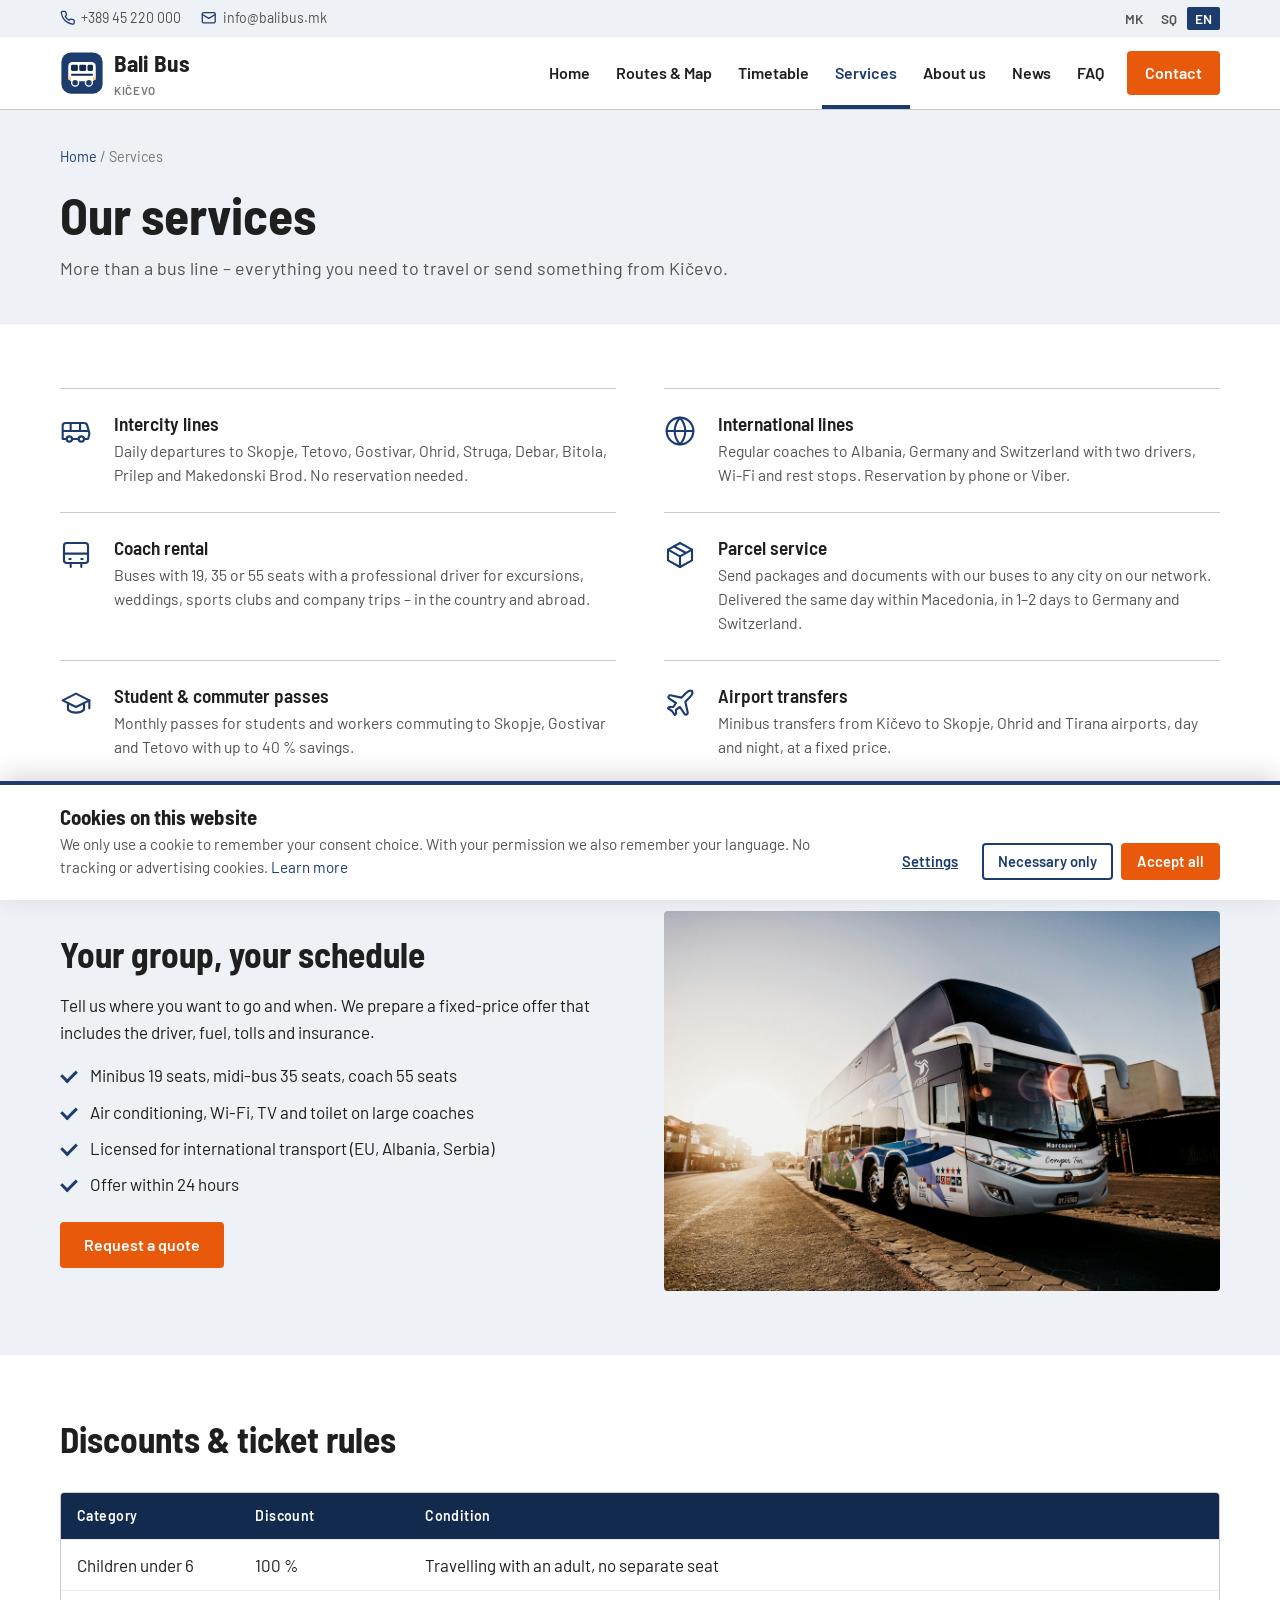
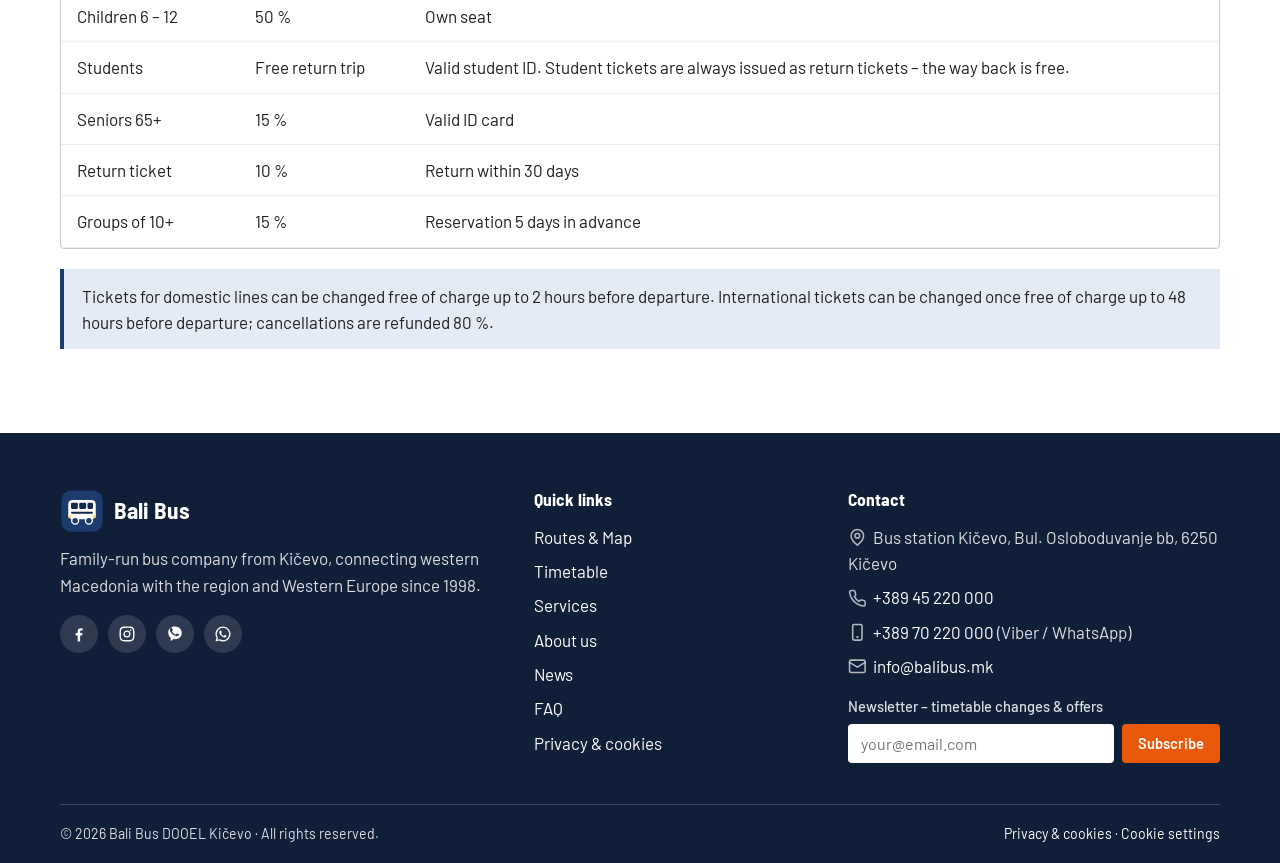
<file: services.html>
<!DOCTYPE html>
<html lang="en">
<head>
  <meta charset="UTF-8">
  <meta name="viewport" content="width=device-width, initial-scale=1.0">
  <title data-i18n="title.services">Services – Bali Bus Kičevo</title>
  <meta name="description" content="Intercity and international bus lines, coach rental, parcel delivery and ticket information from Bali Bus Kičevo.">
  <meta name="author" content="Bali Bus Kičevo">
  <meta name="theme-color" content="#1d3c6e">
  <link rel="icon" type="image/svg+xml" href="assets/img/favicon.svg">
  <link rel="preconnect" href="https://fonts.googleapis.com">
  <link rel="preconnect" href="https://fonts.gstatic.com" crossorigin>
  <link href="https://fonts.googleapis.com/css2?family=Barlow+Semi+Condensed:wght@500;600;700&amp;family=Barlow:wght@400;500;600;700&amp;display=swap" rel="stylesheet">
  <link rel="stylesheet" href="assets/css/style.css">
</head>
<body>
<header class="site-header">
  <div class="topbar">
    <div class="container">
      <div class="topbar-left">
        <span><svg class="i" viewBox="0 0 24 24" aria-hidden="true"><path d="M22 16.92v3a2 2 0 0 1-2.18 2 19.79 19.79 0 0 1-8.63-3.07 19.5 19.5 0 0 1-6-6 19.79 19.79 0 0 1-3.07-8.67A2 2 0 0 1 4.11 2h3a2 2 0 0 1 2 1.72c.13.96.36 1.9.7 2.81a2 2 0 0 1-.45 2.11L8.09 9.91a16 16 0 0 0 6 6l1.27-1.27a2 2 0 0 1 2.11-.45c.91.34 1.85.57 2.81.7A2 2 0 0 1 22 16.92z"/></svg> <a href="tel:+38945220000">+389 45 220 000</a></span>
        <span><svg class="i" viewBox="0 0 24 24" aria-hidden="true"><rect x="2" y="4" width="20" height="16" rx="2"/><path d="m22 7-10 6L2 7"/></svg> <a href="mailto:info@balibus.mk">info@balibus.mk</a></span>
      </div>
      <div class="lang-switch" role="group" aria-label="Language">
        <button type="button" data-lang="mk" title="Македонски">MK</button>
        <button type="button" data-lang="sq" title="Shqip">SQ</button>
        <button type="button" data-lang="en" title="English">EN</button>
      </div>
    </div>
  </div>
  <nav class="navbar" aria-label="Main navigation">
    <div class="container">
      <a class="brand" href="index.html">
        <svg class="logo" viewBox="0 0 64 64" aria-hidden="true"><rect class="lg-bg" x="2" y="2" width="60" height="60" rx="14"/><rect fill="#fff" x="12" y="16" width="40" height="28" rx="6"/><rect class="lg-win" x="16" y="20" width="10" height="9" rx="2"/><rect class="lg-win" x="28" y="20" width="10" height="9" rx="2"/><rect class="lg-win" x="40" y="20" width="8" height="9" rx="2"/><rect class="lg-win" x="16" y="33" width="32" height="3" rx="1.5"/><circle class="lg-bg" cx="22" cy="46" r="5" stroke="#fff" stroke-width="2"/><circle class="lg-bg" cx="42" cy="46" r="5" stroke="#fff" stroke-width="2"/><rect fill="#ffd166" x="12" y="38" width="4" height="4" rx="1"/><rect fill="#ffd166" x="48" y="38" width="4" height="4" rx="1"/></svg>
        <span>Bali Bus<small data-i18n="brand.tag">Kičevo</small></span>
      </a>
      <button class="nav-toggle" type="button" aria-label="Open menu" aria-expanded="false" aria-controls="main-menu"><span></span><span></span><span></span></button>
      <ul class="nav-links" id="main-menu">
        <li><a href="index.html" data-i18n="nav.home">Home</a></li>
        <li><a href="routes.html" data-i18n="nav.routes">Routes &amp; Map</a></li>
        <li><a href="timetable.html" data-i18n="nav.timetable">Timetable</a></li>
        <li><a href="services.html" data-i18n="nav.services">Services</a></li>
        <li><a href="about.html" data-i18n="nav.about">About us</a></li>
        <li><a href="news.html" data-i18n="nav.news">News</a></li>
        <li><a href="faq.html" data-i18n="nav.faq">FAQ</a></li>
        <li class="nav-cta"><a href="contact.html" data-i18n="nav.contact">Contact</a></li>
      </ul>
    </div>
  </nav>
</header>
<main>
<section class="page-hero">
  <div class="container">
    <div class="breadcrumb"><a href="index.html" data-i18n="nav.home">Home</a> / <span data-i18n="nav.services">Services</span></div>
    <h1 data-i18n="sv.title">Our services</h1>
    <p data-i18n="sv.sub">More than a bus line – everything you need to travel or send something from Kičevo.</p>
  </div>
</section>

<section class="section">
  <div class="container features features-2 features-ruled">
    <div class="feature"><div class="icon"><svg class="i" viewBox="0 0 24 24" aria-hidden="true"><path d="M8 6v6M15 6v6M2 12h19.6M18 18h3s.5-1.7.8-2.8c.1-.4.2-.8.2-1.2 0-.4-.1-.8-.2-1.2l-1.4-5C20.1 6.8 19.1 6 18 6H4a2 2 0 0 0-2 2v10h3"/><circle cx="7" cy="18" r="2"/><path d="M9 18h5"/><circle cx="16" cy="18" r="2"/></svg></div><div><h3 data-i18n="sv.s1Title">Intercity lines</h3><p data-i18n="sv.s1Text">Daily departures to Skopje, Tetovo, Gostivar, Ohrid, Struga, Debar, Bitola, Prilep and Makedonski Brod. No reservation needed.</p></div></div>
    <div class="feature"><div class="icon"><svg class="i" viewBox="0 0 24 24" aria-hidden="true"><circle cx="12" cy="12" r="10"/><path d="M2 12h20M12 2a15.3 15.3 0 0 1 4 10 15.3 15.3 0 0 1-4 10 15.3 15.3 0 0 1-4-10 15.3 15.3 0 0 1 4-10z"/></svg></div><div><h3 data-i18n="sv.s2Title">International lines</h3><p data-i18n="sv.s2Text">Regular coaches to Albania, Germany and Switzerland with two drivers, Wi-Fi and rest stops. Reservation by phone or Viber.</p></div></div>
    <div class="feature"><div class="icon"><svg class="i" viewBox="0 0 24 24" aria-hidden="true"><rect x="3" y="3" width="18" height="15" rx="2"/><path d="M3 11h18M8 21v-3M16 21v-3M7 15h1M16 15h1"/></svg></div><div><h3 data-i18n="sv.s3Title">Coach rental</h3><p data-i18n="sv.s3Text">Buses with 19, 35 or 55 seats with a professional driver for excursions, weddings, sports clubs and company trips – in the country and abroad.</p></div></div>
    <div class="feature"><div class="icon"><svg class="i" viewBox="0 0 24 24" aria-hidden="true"><path d="M21 8 12 3 3 8v8l9 5 9-5z"/><path d="m3 8 9 5 9-5M12 13v8M7.5 5.5l9 5"/></svg></div><div><h3 data-i18n="sv.s4Title">Parcel service</h3><p data-i18n="sv.s4Text">Send packages and documents with our buses to any city on our network. Delivered the same day within Macedonia, in 1–2 days to Germany and Switzerland.</p></div></div>
    <div class="feature"><div class="icon"><svg class="i" viewBox="0 0 24 24" aria-hidden="true"><path d="M22 10 12 5 2 10l10 5 10-5z"/><path d="M6 12v5c3 3 9 3 12 0v-5M22 10v6"/></svg></div><div><h3 data-i18n="sv.s5Title">Student &amp; commuter passes</h3><p data-i18n="sv.s5Text">Monthly passes for students and workers commuting to Skopje, Gostivar and Tetovo with up to 40 % savings.</p></div></div>
    <div class="feature"><div class="icon"><svg class="i" viewBox="0 0 24 24" aria-hidden="true"><path d="M17.8 19.2 16 11l3.5-3.5C21 6 21.5 4 21 3c-1-.5-3 0-4.5 1.5L13 8 4.8 6.2c-.5-.1-.9.1-1.1.5l-.3.5c-.2.5-.1 1 .3 1.3L9 12l-2 3H4l-1 1 3 2 2 3 1-1v-3l3-2 3.5 5.3c.3.4.8.5 1.3.3l.5-.2c.4-.3.6-.7.5-1.2z"/></svg></div><div><h3 data-i18n="sv.s6Title">Airport transfers</h3><p data-i18n="sv.s6Text">Minibus transfers from Kičevo to Skopje, Ohrid and Tirana airports, day and night, at a fixed price.</p></div></div>
  </div>
</section>

<section class="section alt">
  <div class="container split">
    <div>
      <h2 data-i18n="sv.rentTitle">Your group, your schedule</h2>
      <p data-i18n="sv.rentText">Tell us where you want to go and when. We prepare a fixed-price offer that includes the driver, fuel, tolls and insurance.</p>
      <ul class="check-list">
        <li data-i18n="sv.r1">Minibus 19 seats, midi-bus 35 seats, coach 55 seats</li>
        <li data-i18n="sv.r2">Air conditioning, Wi-Fi, TV and toilet on large coaches</li>
        <li data-i18n="sv.r3">Licensed for international transport (EU, Albania, Serbia)</li>
        <li data-i18n="sv.r4">Offer within 24 hours</li>
      </ul>
      <a class="btn btn-primary" href="contact.html" data-i18n="home.ctaBtn">Request a quote</a>
    </div>
    <div><img src="assets/img/photos/1570125909517-53cb21c89ff2-1200.jpg" data-fallback="assets/img/bus-fallback.svg" alt="Bali Bus coach available for rental" loading="lazy" ></div>
  </div>
</section>

<section class="section">
  <div class="container">
    <div class="section-head"><h2 data-i18n="sv.priceTitle">Discounts &amp; ticket rules</h2></div>
    <div class="table-wrap">
      <table>
        <thead><tr><th data-i18n="sv.thCat">Category</th><th data-i18n="sv.thDisc">Discount</th><th data-i18n="sv.thCond">Condition</th></tr></thead>
        <tbody>
          <tr><td data-i18n="sv.d1">Children under 6</td><td>100 %</td><td data-i18n="sv.d1c">Travelling with an adult, no separate seat</td></tr>
          <tr><td data-i18n="sv.d2">Children 6 – 12</td><td>50 %</td><td data-i18n="sv.d2c">Own seat</td></tr>
          <tr><td data-i18n="sv.d3">Students</td><td data-i18n="sv.d3v">Free return trip</td><td data-i18n="sv.d3c">Valid student ID. Student tickets are always issued as return tickets – the way back is free.</td></tr>
          <tr><td data-i18n="sv.d4">Seniors 65+</td><td>15 %</td><td data-i18n="sv.d4c">Valid ID card</td></tr>
          <tr><td data-i18n="sv.d5">Return ticket</td><td>10 %</td><td data-i18n="sv.d5c">Return within 30 days</td></tr>
          <tr><td data-i18n="sv.d6">Groups of 10+</td><td>15 %</td><td data-i18n="sv.d6c">Reservation 5 days in advance</td></tr>
        </tbody>
      </table>
    </div>
    <div class="notice" data-i18n="sv.rules">Tickets for domestic lines can be changed free of charge up to 2 hours before departure. International tickets can be changed once free of charge up to 48 hours before departure; cancellations are refunded 80 %.</div>
  </div>
</section>
</main>
<footer class="site-footer">
  <div class="container">
    <div class="footer-grid">
      <div>
        <a class="brand brand-footer" href="index.html"><svg class="logo" viewBox="0 0 64 64" aria-hidden="true"><rect class="lg-bg" x="2" y="2" width="60" height="60" rx="14"/><rect fill="#fff" x="12" y="16" width="40" height="28" rx="6"/><rect class="lg-win" x="16" y="20" width="10" height="9" rx="2"/><rect class="lg-win" x="28" y="20" width="10" height="9" rx="2"/><rect class="lg-win" x="40" y="20" width="8" height="9" rx="2"/><rect class="lg-win" x="16" y="33" width="32" height="3" rx="1.5"/><circle class="lg-bg" cx="22" cy="46" r="5" stroke="#fff" stroke-width="2"/><circle class="lg-bg" cx="42" cy="46" r="5" stroke="#fff" stroke-width="2"/><rect fill="#ffd166" x="12" y="38" width="4" height="4" rx="1"/><rect fill="#ffd166" x="48" y="38" width="4" height="4" rx="1"/></svg><span>Bali Bus</span></a>
        <p data-i18n="footer.about">Family-run bus company from Kičevo, connecting western Macedonia with the region and Western Europe since 1998.</p>
        <div class="social">
          <a href="https://www.facebook.com" target="_blank" rel="noopener" aria-label="Facebook"><svg viewBox="0 0 24 24"><path d="M13.5 22v-8h2.7l.4-3.2h-3.1V8.8c0-.9.3-1.6 1.6-1.6h1.7V4.3c-.3 0-1.3-.1-2.5-.1-2.5 0-4.1 1.5-4.1 4.2v2.4H7.5V14h2.7v8h3.3z"/></svg></a>
          <a href="https://www.instagram.com" target="_blank" rel="noopener" aria-label="Instagram"><svg viewBox="0 0 24 24"><path d="M12 7.3a4.7 4.7 0 1 0 0 9.4 4.7 4.7 0 0 0 0-9.4zm0 7.7a3 3 0 1 1 0-6 3 3 0 0 1 0 6zm5.9-7.9a1.1 1.1 0 1 1-2.2 0 1.1 1.1 0 0 1 2.2 0zM12 3.8c2.7 0 3 0 4 .1 2.7.1 3.9 1.4 4 4 .1 1.1.1 1.4.1 4.1s0 3-.1 4c-.1 2.6-1.4 3.9-4 4-1.1.1-1.4.1-4 .1s-3 0-4-.1c-2.7-.1-3.9-1.4-4-4-.1-1.1-.1-1.4-.1-4s0-3 .1-4c.1-2.7 1.4-3.9 4-4 1-.1 1.3-.1 4-.1zM12 2C9.3 2 9 2 7.9 2.1 4.3 2.2 2.2 4.3 2.1 7.9 2 9 2 9.3 2 12s0 3 .1 4.1c.2 3.6 2.2 5.7 5.8 5.8C9 22 9.3 22 12 22s3 0 4.1-.1c3.6-.2 5.7-2.2 5.8-5.8.1-1.1.1-1.4.1-4.1s0-3-.1-4.1c-.2-3.6-2.2-5.7-5.8-5.8C15 2 14.7 2 12 2z"/></svg></a>
          <a href="viber://chat?number=%2B38970220000" aria-label="Viber"><svg viewBox="0 0 24 24"><path d="M12 2C6.5 2 3 5.2 3 10.2c0 2.9 1.2 5.1 3.2 6.5v3.7c0 .5.6.8 1 .5l2.6-2.1c.7.1 1.5.2 2.2.2 5.5 0 9-3.2 9-8.2S17.5 2 12 2zm4.7 11.6c-.3.6-1.4 1.2-1.9 1.2-.5.1-1.1.2-3.7-.9-2.9-1.3-4.7-4.3-4.9-4.5-.1-.2-1.1-1.5-1.1-2.9s.7-2 1-2.3c.3-.3.6-.4.8-.4h.6c.2 0 .4 0 .6.5l.9 2.1c.1.2.1.4 0 .6l-.3.5-.5.5c-.2.2-.3.3-.1.6.2.3.9 1.4 1.9 2.3 1.3 1.1 2.3 1.5 2.7 1.7.3.2.5.1.7-.1l.9-1.1c.2-.3.4-.2.7-.1l2 1c.3.1.5.2.6.4.1.2.1.8-.2 1.4z"/></svg></a>
          <a href="https://wa.me/38970220000" target="_blank" rel="noopener" aria-label="WhatsApp"><svg viewBox="0 0 24 24"><path d="M12 2a10 10 0 0 0-8.6 15.1L2 22l5-1.3A10 10 0 1 0 12 2zm0 18.2a8.2 8.2 0 0 1-4.2-1.1l-.3-.2-3 .8.8-2.9-.2-.3A8.2 8.2 0 1 1 12 20.2zm4.5-6.1c-.2-.1-1.5-.7-1.7-.8-.2-.1-.4-.1-.6.1l-.8 1c-.1.2-.3.2-.5.1-.7-.3-1.4-.7-2-1.3-.5-.5-1-1.1-1.3-1.8-.1-.2 0-.4.1-.5l.4-.5.3-.4v-.5l-.8-1.8c-.2-.5-.4-.4-.6-.4h-.5c-.2 0-.5.1-.7.3-.6.6-1 1.4-.9 2.2.1.9.4 1.8.9 2.5 1 1.6 2.4 2.9 4.1 3.7.5.2 1 .4 1.5.5.5.2 1.1.2 1.6.1.6-.2 1.2-.6 1.5-1.2.1-.3.2-.7.1-1 0-.1-.2-.2-.4-.3z"/></svg></a>
        </div>
      </div>
      <div>
        <h4 data-i18n="footer.links">Quick links</h4>
        <ul>
          <li><a href="routes.html" data-i18n="nav.routes">Routes &amp; Map</a></li>
          <li><a href="timetable.html" data-i18n="nav.timetable">Timetable</a></li>
          <li><a href="services.html" data-i18n="nav.services">Services</a></li>
          <li><a href="about.html" data-i18n="nav.about">About us</a></li>
          <li><a href="news.html" data-i18n="nav.news">News</a></li>
          <li><a href="faq.html" data-i18n="nav.faq">FAQ</a></li>
          <li><a href="privacy.html" data-i18n="footer.privacy">Privacy &amp; cookies</a></li>
        </ul>
      </div>
      <div>
        <h4 data-i18n="footer.contact">Contact</h4>
        <ul>
          <li><svg class="i" viewBox="0 0 24 24" aria-hidden="true"><path d="M20 10c0 6-8 12-8 12s-8-6-8-12a8 8 0 0 1 16 0z"/><circle cx="12" cy="10" r="3"/></svg> <span data-i18n="contact.addressLine">Bus station Kičevo, Bul. Osloboduvanje bb, 6250 Kičevo</span></li>
          <li><svg class="i" viewBox="0 0 24 24" aria-hidden="true"><path d="M22 16.92v3a2 2 0 0 1-2.18 2 19.79 19.79 0 0 1-8.63-3.07 19.5 19.5 0 0 1-6-6 19.79 19.79 0 0 1-3.07-8.67A2 2 0 0 1 4.11 2h3a2 2 0 0 1 2 1.72c.13.96.36 1.9.7 2.81a2 2 0 0 1-.45 2.11L8.09 9.91a16 16 0 0 0 6 6l1.27-1.27a2 2 0 0 1 2.11-.45c.91.34 1.85.57 2.81.7A2 2 0 0 1 22 16.92z"/></svg> <a href="tel:+38945220000">+389 45 220 000</a></li>
          <li><svg class="i" viewBox="0 0 24 24" aria-hidden="true"><rect x="6" y="2" width="12" height="20" rx="2"/><path d="M11 18h2"/></svg> <a href="tel:+38970220000">+389 70 220 000</a> (Viber / WhatsApp)</li>
          <li><svg class="i" viewBox="0 0 24 24" aria-hidden="true"><rect x="2" y="4" width="20" height="16" rx="2"/><path d="m22 7-10 6L2 7"/></svg> <a href="mailto:info@balibus.mk">info@balibus.mk</a></li>
        </ul>
        <form class="newsletter" data-validate data-success="newsletter.success" aria-label="Newsletter">
          <label for="nl-email" data-i18n="newsletter.label">Newsletter – timetable changes &amp; offers</label>
          <div class="field newsletter-row">
            <input id="nl-email" type="email" required data-i18n-placeholder="newsletter.placeholder" placeholder="your@email.com">
            <button class="btn btn-primary btn-sm" type="submit" data-i18n="newsletter.button">Subscribe</button>
          </div>
          <div class="form-msg"></div>
        </form>
      </div>
    </div>
    <div class="footer-bottom">
      <span>© <span data-year>2026</span> Bali Bus DOOEL Kičevo · <span data-i18n="footer.rights">All rights reserved.</span></span>
      <span><a href="privacy.html" data-i18n="footer.privacy">Privacy &amp; cookies</a> · <a href="#" id="cookie-reset" data-i18n="footer.cookieSettings">Cookie settings</a></span>
    </div>
  </div>
</footer>

<div id="cookie-banner" class="cookie-banner" role="dialog" aria-labelledby="cookie-title">
  <div class="cookie-main">
    <h2 id="cookie-title" data-i18n="cookie.title">Cookies on this website</h2>
    <p><span data-i18n="cookie.text">We only use a cookie to remember your consent choice. With your permission we also remember your language. No tracking or advertising cookies.</span> <a href="privacy.html#cookies" data-i18n="cookie.more">Learn more</a></p>
  </div>
  <div class="cookie-prefs" id="cookie-prefs" hidden>
    <label class="checkbox"><input type="checkbox" checked disabled><span><strong data-i18n="cookie.catNecessary">Necessary</strong> – <span data-i18n="cookie.catNecessaryText">Stores your cookie choice. Always active.</span></span></label>
    <label class="checkbox"><input type="checkbox" id="cookie-opt-prefs"><span><strong data-i18n="cookie.catPrefs">Preferences</strong> – <span data-i18n="cookie.catPrefsText">Remembers your language between visits.</span></span></label>
  </div>
  <div class="actions">
    <button class="btn btn-link btn-sm" type="button" id="cookie-customize" data-i18n="cookie.customize">Settings</button>
    <button class="btn btn-outline btn-sm" type="button" id="cookie-save" hidden data-i18n="cookie.save">Save selection</button>
    <button class="btn btn-outline btn-sm" type="button" id="cookie-decline" data-i18n="cookie.decline">Necessary only</button>
    <button class="btn btn-primary btn-sm" type="button" id="cookie-accept" data-i18n="cookie.accept">Accept all</button>
  </div>
</div>
<button class="back-top" type="button" aria-label="Back to top">↑</button>

<script src="assets/js/routes-data.js"></script>
<script src="assets/js/i18n.js"></script>
<script src="assets/js/main.js"></script>
</body>
</html>
</file>
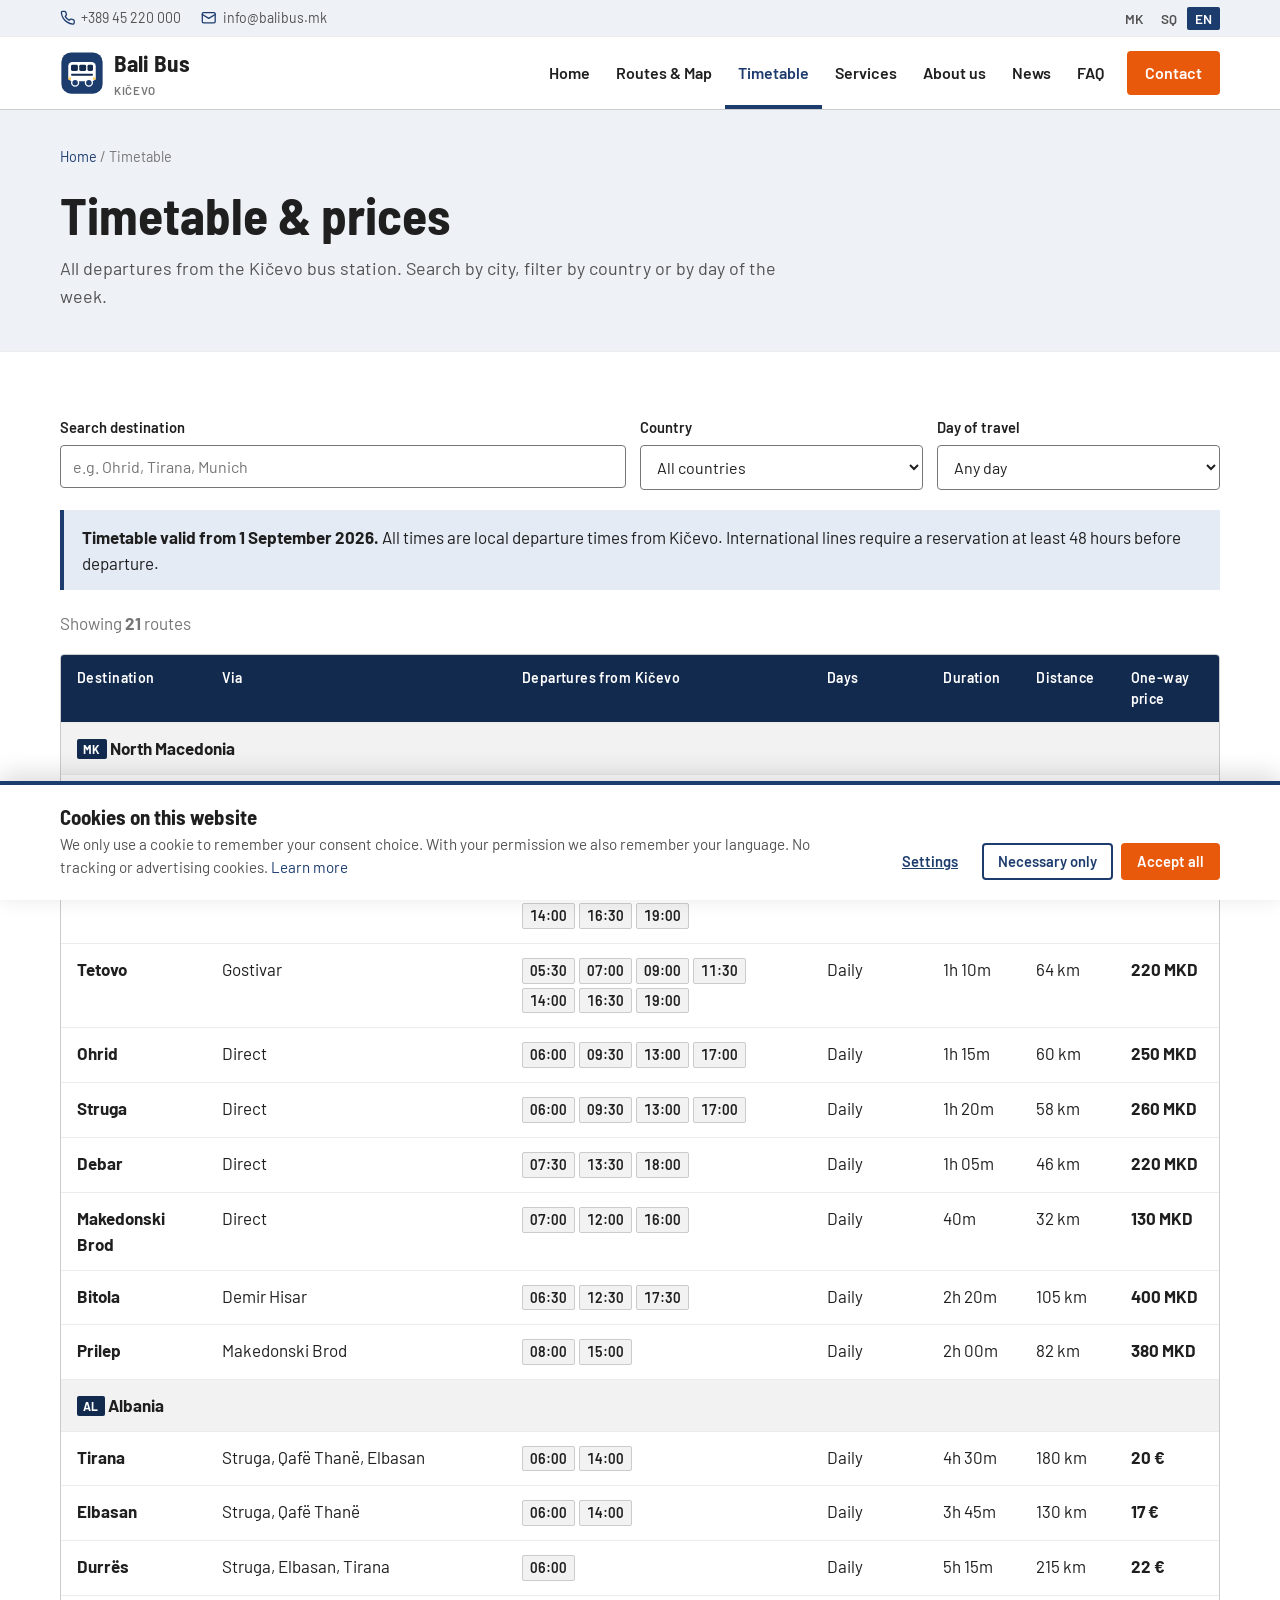
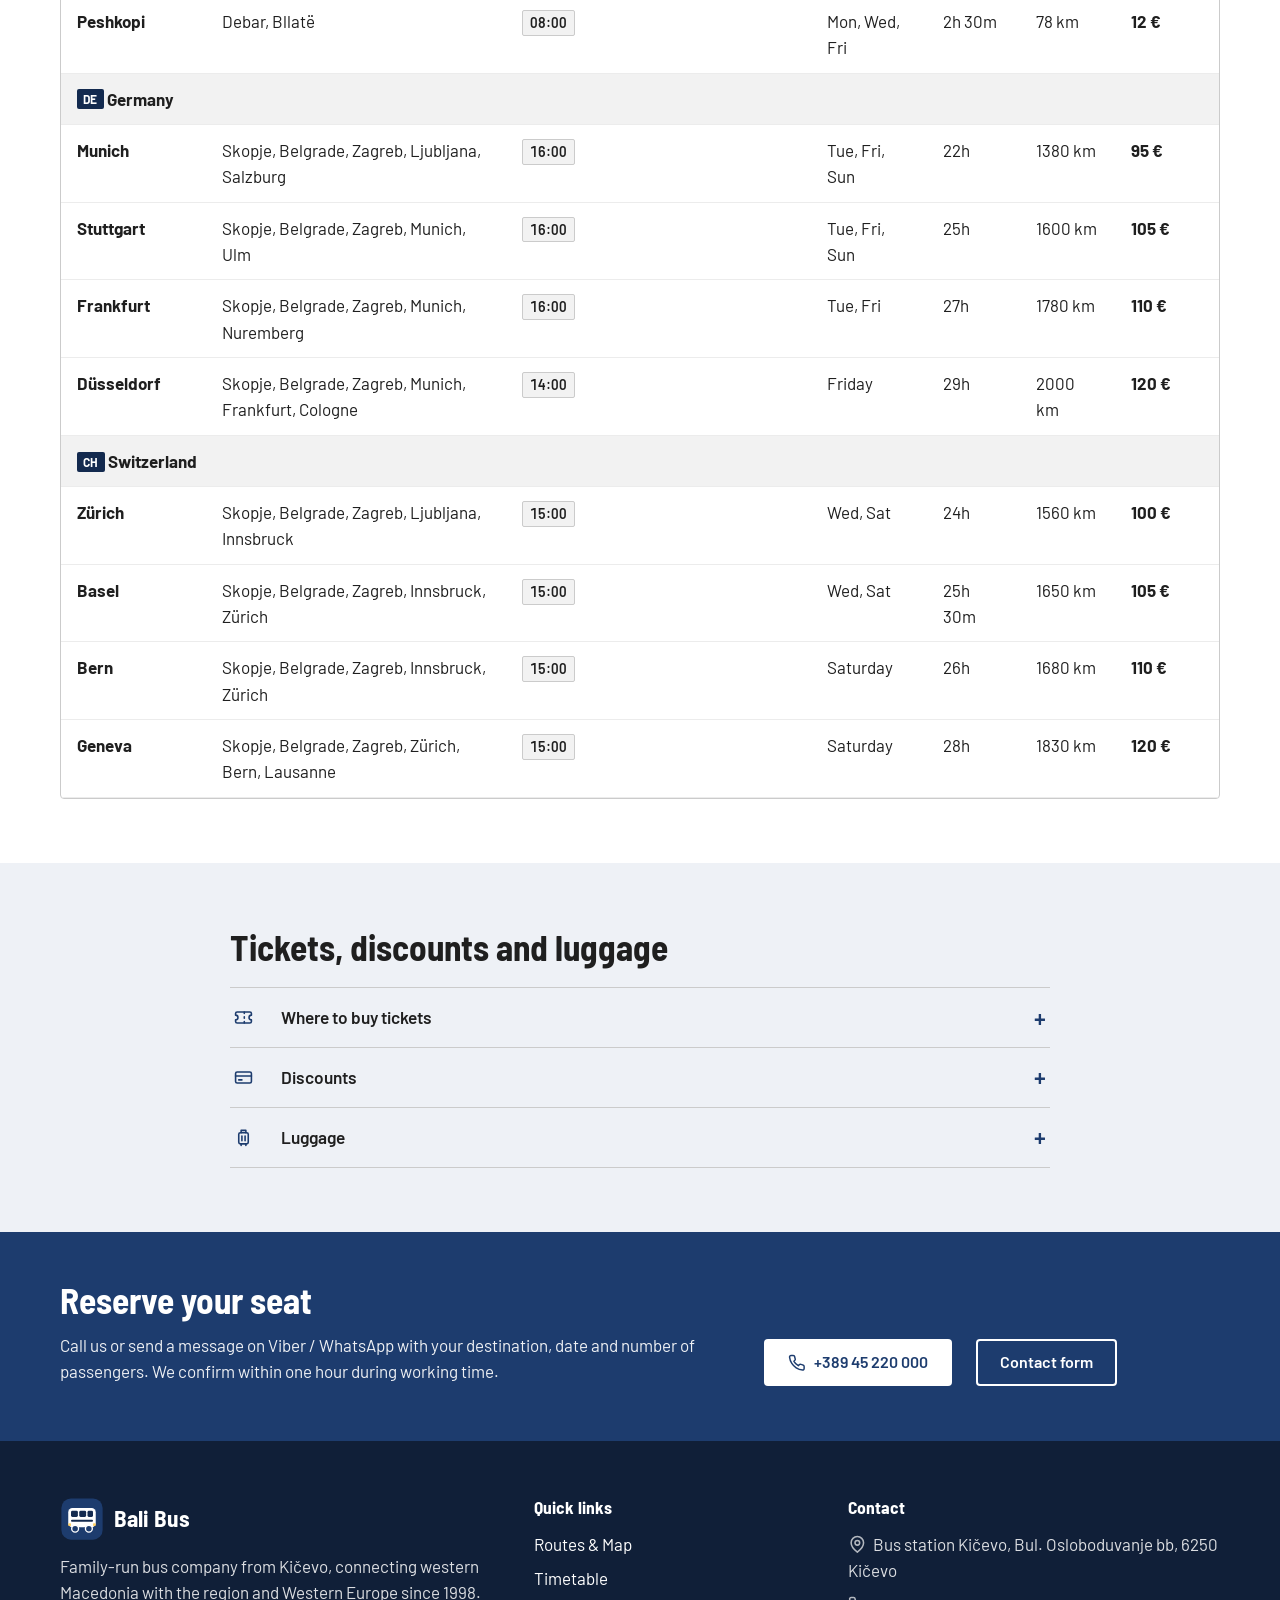
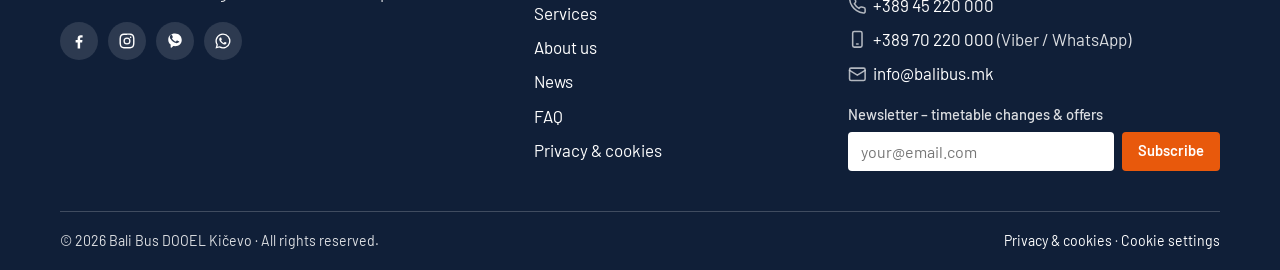
<file: timetable.html>
<!DOCTYPE html>
<html lang="en">
<head>
  <meta charset="UTF-8">
  <meta name="viewport" content="width=device-width, initial-scale=1.0">
  <title data-i18n="title.timetable">Timetable & Prices – Bali Bus Kičevo</title>
  <meta name="description" content="Departure times, travel duration and ticket prices for all Bali Bus lines from Kičevo.">
  <meta name="author" content="Bali Bus Kičevo">
  <meta name="theme-color" content="#1d3c6e">
  <link rel="icon" type="image/svg+xml" href="assets/img/favicon.svg">
  <link rel="preconnect" href="https://fonts.googleapis.com">
  <link rel="preconnect" href="https://fonts.gstatic.com" crossorigin>
  <link href="https://fonts.googleapis.com/css2?family=Barlow+Semi+Condensed:wght@500;600;700&amp;family=Barlow:wght@400;500;600;700&amp;display=swap" rel="stylesheet">
  <link rel="stylesheet" href="assets/css/style.css">
</head>
<body>
<header class="site-header">
  <div class="topbar">
    <div class="container">
      <div class="topbar-left">
        <span><svg class="i" viewBox="0 0 24 24" aria-hidden="true"><path d="M22 16.92v3a2 2 0 0 1-2.18 2 19.79 19.79 0 0 1-8.63-3.07 19.5 19.5 0 0 1-6-6 19.79 19.79 0 0 1-3.07-8.67A2 2 0 0 1 4.11 2h3a2 2 0 0 1 2 1.72c.13.96.36 1.9.7 2.81a2 2 0 0 1-.45 2.11L8.09 9.91a16 16 0 0 0 6 6l1.27-1.27a2 2 0 0 1 2.11-.45c.91.34 1.85.57 2.81.7A2 2 0 0 1 22 16.92z"/></svg> <a href="tel:+38945220000">+389 45 220 000</a></span>
        <span><svg class="i" viewBox="0 0 24 24" aria-hidden="true"><rect x="2" y="4" width="20" height="16" rx="2"/><path d="m22 7-10 6L2 7"/></svg> <a href="mailto:info@balibus.mk">info@balibus.mk</a></span>
      </div>
      <div class="lang-switch" role="group" aria-label="Language">
        <button type="button" data-lang="mk" title="Македонски">MK</button>
        <button type="button" data-lang="sq" title="Shqip">SQ</button>
        <button type="button" data-lang="en" title="English">EN</button>
      </div>
    </div>
  </div>
  <nav class="navbar" aria-label="Main navigation">
    <div class="container">
      <a class="brand" href="index.html">
        <svg class="logo" viewBox="0 0 64 64" aria-hidden="true"><rect class="lg-bg" x="2" y="2" width="60" height="60" rx="14"/><rect fill="#fff" x="12" y="16" width="40" height="28" rx="6"/><rect class="lg-win" x="16" y="20" width="10" height="9" rx="2"/><rect class="lg-win" x="28" y="20" width="10" height="9" rx="2"/><rect class="lg-win" x="40" y="20" width="8" height="9" rx="2"/><rect class="lg-win" x="16" y="33" width="32" height="3" rx="1.5"/><circle class="lg-bg" cx="22" cy="46" r="5" stroke="#fff" stroke-width="2"/><circle class="lg-bg" cx="42" cy="46" r="5" stroke="#fff" stroke-width="2"/><rect fill="#ffd166" x="12" y="38" width="4" height="4" rx="1"/><rect fill="#ffd166" x="48" y="38" width="4" height="4" rx="1"/></svg>
        <span>Bali Bus<small data-i18n="brand.tag">Kičevo</small></span>
      </a>
      <button class="nav-toggle" type="button" aria-label="Open menu" aria-expanded="false" aria-controls="main-menu"><span></span><span></span><span></span></button>
      <ul class="nav-links" id="main-menu">
        <li><a href="index.html" data-i18n="nav.home">Home</a></li>
        <li><a href="routes.html" data-i18n="nav.routes">Routes &amp; Map</a></li>
        <li><a href="timetable.html" data-i18n="nav.timetable">Timetable</a></li>
        <li><a href="services.html" data-i18n="nav.services">Services</a></li>
        <li><a href="about.html" data-i18n="nav.about">About us</a></li>
        <li><a href="news.html" data-i18n="nav.news">News</a></li>
        <li><a href="faq.html" data-i18n="nav.faq">FAQ</a></li>
        <li class="nav-cta"><a href="contact.html" data-i18n="nav.contact">Contact</a></li>
      </ul>
    </div>
  </nav>
</header>
<main>
<section class="page-hero">
  <div class="container">
    <div class="breadcrumb"><a href="index.html" data-i18n="nav.home">Home</a> / <span data-i18n="nav.timetable">Timetable</span></div>
    <h1 data-i18n="tt.title">Timetable &amp; prices</h1>
    <p data-i18n="tt.sub">All departures from the Kičevo bus station. Search by city, filter by country or by day of the week.</p>
  </div>
</section>

<section class="section">
  <div class="container">
    <div class="toolbar">
      <div><label for="tt-search" data-i18n="tt.search">Search destination</label><input id="tt-search" type="search" data-i18n-placeholder="tt.searchPh" placeholder="e.g. Ohrid, Tirana, Munich"></div>
      <div><label for="tt-country" data-i18n="tt.country">Country</label><select id="tt-country" data-countries></select></div>
      <div><label for="tt-day" data-i18n="tt.day">Day of travel</label><select id="tt-day"><option value="" data-i18n="tt.anyDay">Any day</option><option value="1" data-i18n="day.1">Monday</option><option value="2" data-i18n="day.2">Tuesday</option><option value="3" data-i18n="day.3">Wednesday</option><option value="4" data-i18n="day.4">Thursday</option><option value="5" data-i18n="day.5">Friday</option><option value="6" data-i18n="day.6">Saturday</option><option value="0" data-i18n="day.0">Sunday</option></select></div>
    </div>
    <div class="notice"><strong data-i18n="tt.validTitle">Timetable valid from 1 September 2026.</strong> <span data-i18n="tt.validText">All times are local departure times from Kičevo. International lines require a reservation at least 48 hours before departure.</span></div>
    <p class="muted"><span data-i18n="tt.showing">Showing</span> <strong id="tt-count">0</strong> <span data-i18n="tt.routes">routes</span></p>
    <div class="table-wrap">
      <table id="timetable">
        <thead>
          <tr>
            <th data-i18n="tt.thDest">Destination</th>
            <th data-i18n="tt.thVia">Via</th>
            <th data-i18n="tt.thDep">Departures from Kičevo</th>
            <th data-i18n="tt.thDays">Days</th>
            <th data-i18n="tt.thDur">Duration</th>
            <th data-i18n="tt.thKm">Distance</th>
            <th data-i18n="tt.thPrice">One-way price</th>
          </tr>
        </thead>
        <tbody id="timetable-body"></tbody>
      </table>
    </div>
  </div>
</section>

<section class="section alt">
  <div class="container narrow">
    <h2 data-i18n="tt.infoTitle">Tickets, discounts and luggage</h2>
    <div class="drawers">
    <details><summary><span class="sum-icon"><svg class="i" viewBox="0 0 24 24" aria-hidden="true"><path d="M2 9a3 3 0 0 1 0 6v2a2 2 0 0 0 2 2h16a2 2 0 0 0 2-2v-2a3 3 0 0 1 0-6V7a2 2 0 0 0-2-2H4a2 2 0 0 0-2 2z"/><path d="M13 5v2M13 17v2M13 11v2"/></svg></span><span data-i18n="tt.i1Title">Where to buy tickets</span></summary><p data-i18n="tt.i1Text">At the Bali Bus counter at the Kičevo bus station (05:00–21:00), on board for domestic lines, or reserve by phone / Viber for international lines.</p></details>
    <details><summary><span class="sum-icon"><svg class="i" viewBox="0 0 24 24" aria-hidden="true"><rect x="2" y="5" width="20" height="14" rx="2"/><path d="M2 10h20M6 15h4"/></svg></span><span data-i18n="tt.i2Title">Discounts</span></summary><p data-i18n="tt.i2Text">Children under 6 travel free, 6–12 pay 50 %. Students always get a return ticket with the way back free. Seniors 65+ 15 %, return tickets 10 % off.</p></details>
    <details><summary><span class="sum-icon"><svg class="i" viewBox="0 0 24 24" aria-hidden="true"><rect x="6" y="6" width="12" height="14" rx="2"/><path d="M9 6V3h6v3M9 20v2M15 20v2M10 10v6M14 10v6"/></svg></span><span data-i18n="tt.i3Title">Luggage</span></summary><p data-i18n="tt.i3Text">Two suitcases up to 25 kg each and one piece of hand luggage are included. Extra luggage 5 € per piece on international lines.</p></details>
    </div>
  </div>
</section>

<section class="cta-band">
  <div class="container">
    <h2 data-i18n="tt.ctaTitle">Reserve your seat</h2>
    <p data-i18n="tt.ctaText">Call us or send a message on Viber / WhatsApp with your destination, date and number of passengers. We confirm within one hour during working time.</p>
    <a class="btn btn-white" href="tel:+38945220000"><svg class="i" viewBox="0 0 24 24" aria-hidden="true"><path d="M22 16.92v3a2 2 0 0 1-2.18 2 19.79 19.79 0 0 1-8.63-3.07 19.5 19.5 0 0 1-6-6 19.79 19.79 0 0 1-3.07-8.67A2 2 0 0 1 4.11 2h3a2 2 0 0 1 2 1.72c.13.96.36 1.9.7 2.81a2 2 0 0 1-.45 2.11L8.09 9.91a16 16 0 0 0 6 6l1.27-1.27a2 2 0 0 1 2.11-.45c.91.34 1.85.57 2.81.7A2 2 0 0 1 22 16.92z"/></svg> +389 45 220 000</a>
    <a class="btn btn-outline-white" href="contact.html" data-i18n="tt.ctaBtn">Contact form</a>
  </div>
</section>
</main>
<footer class="site-footer">
  <div class="container">
    <div class="footer-grid">
      <div>
        <a class="brand brand-footer" href="index.html"><svg class="logo" viewBox="0 0 64 64" aria-hidden="true"><rect class="lg-bg" x="2" y="2" width="60" height="60" rx="14"/><rect fill="#fff" x="12" y="16" width="40" height="28" rx="6"/><rect class="lg-win" x="16" y="20" width="10" height="9" rx="2"/><rect class="lg-win" x="28" y="20" width="10" height="9" rx="2"/><rect class="lg-win" x="40" y="20" width="8" height="9" rx="2"/><rect class="lg-win" x="16" y="33" width="32" height="3" rx="1.5"/><circle class="lg-bg" cx="22" cy="46" r="5" stroke="#fff" stroke-width="2"/><circle class="lg-bg" cx="42" cy="46" r="5" stroke="#fff" stroke-width="2"/><rect fill="#ffd166" x="12" y="38" width="4" height="4" rx="1"/><rect fill="#ffd166" x="48" y="38" width="4" height="4" rx="1"/></svg><span>Bali Bus</span></a>
        <p data-i18n="footer.about">Family-run bus company from Kičevo, connecting western Macedonia with the region and Western Europe since 1998.</p>
        <div class="social">
          <a href="https://www.facebook.com" target="_blank" rel="noopener" aria-label="Facebook"><svg viewBox="0 0 24 24"><path d="M13.5 22v-8h2.7l.4-3.2h-3.1V8.8c0-.9.3-1.6 1.6-1.6h1.7V4.3c-.3 0-1.3-.1-2.5-.1-2.5 0-4.1 1.5-4.1 4.2v2.4H7.5V14h2.7v8h3.3z"/></svg></a>
          <a href="https://www.instagram.com" target="_blank" rel="noopener" aria-label="Instagram"><svg viewBox="0 0 24 24"><path d="M12 7.3a4.7 4.7 0 1 0 0 9.4 4.7 4.7 0 0 0 0-9.4zm0 7.7a3 3 0 1 1 0-6 3 3 0 0 1 0 6zm5.9-7.9a1.1 1.1 0 1 1-2.2 0 1.1 1.1 0 0 1 2.2 0zM12 3.8c2.7 0 3 0 4 .1 2.7.1 3.9 1.4 4 4 .1 1.1.1 1.4.1 4.1s0 3-.1 4c-.1 2.6-1.4 3.9-4 4-1.1.1-1.4.1-4 .1s-3 0-4-.1c-2.7-.1-3.9-1.4-4-4-.1-1.1-.1-1.4-.1-4s0-3 .1-4c.1-2.7 1.4-3.9 4-4 1-.1 1.3-.1 4-.1zM12 2C9.3 2 9 2 7.9 2.1 4.3 2.2 2.2 4.3 2.1 7.9 2 9 2 9.3 2 12s0 3 .1 4.1c.2 3.6 2.2 5.7 5.8 5.8C9 22 9.3 22 12 22s3 0 4.1-.1c3.6-.2 5.7-2.2 5.8-5.8.1-1.1.1-1.4.1-4.1s0-3-.1-4.1c-.2-3.6-2.2-5.7-5.8-5.8C15 2 14.7 2 12 2z"/></svg></a>
          <a href="viber://chat?number=%2B38970220000" aria-label="Viber"><svg viewBox="0 0 24 24"><path d="M12 2C6.5 2 3 5.2 3 10.2c0 2.9 1.2 5.1 3.2 6.5v3.7c0 .5.6.8 1 .5l2.6-2.1c.7.1 1.5.2 2.2.2 5.5 0 9-3.2 9-8.2S17.5 2 12 2zm4.7 11.6c-.3.6-1.4 1.2-1.9 1.2-.5.1-1.1.2-3.7-.9-2.9-1.3-4.7-4.3-4.9-4.5-.1-.2-1.1-1.5-1.1-2.9s.7-2 1-2.3c.3-.3.6-.4.8-.4h.6c.2 0 .4 0 .6.5l.9 2.1c.1.2.1.4 0 .6l-.3.5-.5.5c-.2.2-.3.3-.1.6.2.3.9 1.4 1.9 2.3 1.3 1.1 2.3 1.5 2.7 1.7.3.2.5.1.7-.1l.9-1.1c.2-.3.4-.2.7-.1l2 1c.3.1.5.2.6.4.1.2.1.8-.2 1.4z"/></svg></a>
          <a href="https://wa.me/38970220000" target="_blank" rel="noopener" aria-label="WhatsApp"><svg viewBox="0 0 24 24"><path d="M12 2a10 10 0 0 0-8.6 15.1L2 22l5-1.3A10 10 0 1 0 12 2zm0 18.2a8.2 8.2 0 0 1-4.2-1.1l-.3-.2-3 .8.8-2.9-.2-.3A8.2 8.2 0 1 1 12 20.2zm4.5-6.1c-.2-.1-1.5-.7-1.7-.8-.2-.1-.4-.1-.6.1l-.8 1c-.1.2-.3.2-.5.1-.7-.3-1.4-.7-2-1.3-.5-.5-1-1.1-1.3-1.8-.1-.2 0-.4.1-.5l.4-.5.3-.4v-.5l-.8-1.8c-.2-.5-.4-.4-.6-.4h-.5c-.2 0-.5.1-.7.3-.6.6-1 1.4-.9 2.2.1.9.4 1.8.9 2.5 1 1.6 2.4 2.9 4.1 3.7.5.2 1 .4 1.5.5.5.2 1.1.2 1.6.1.6-.2 1.2-.6 1.5-1.2.1-.3.2-.7.1-1 0-.1-.2-.2-.4-.3z"/></svg></a>
        </div>
      </div>
      <div>
        <h4 data-i18n="footer.links">Quick links</h4>
        <ul>
          <li><a href="routes.html" data-i18n="nav.routes">Routes &amp; Map</a></li>
          <li><a href="timetable.html" data-i18n="nav.timetable">Timetable</a></li>
          <li><a href="services.html" data-i18n="nav.services">Services</a></li>
          <li><a href="about.html" data-i18n="nav.about">About us</a></li>
          <li><a href="news.html" data-i18n="nav.news">News</a></li>
          <li><a href="faq.html" data-i18n="nav.faq">FAQ</a></li>
          <li><a href="privacy.html" data-i18n="footer.privacy">Privacy &amp; cookies</a></li>
        </ul>
      </div>
      <div>
        <h4 data-i18n="footer.contact">Contact</h4>
        <ul>
          <li><svg class="i" viewBox="0 0 24 24" aria-hidden="true"><path d="M20 10c0 6-8 12-8 12s-8-6-8-12a8 8 0 0 1 16 0z"/><circle cx="12" cy="10" r="3"/></svg> <span data-i18n="contact.addressLine">Bus station Kičevo, Bul. Osloboduvanje bb, 6250 Kičevo</span></li>
          <li><svg class="i" viewBox="0 0 24 24" aria-hidden="true"><path d="M22 16.92v3a2 2 0 0 1-2.18 2 19.79 19.79 0 0 1-8.63-3.07 19.5 19.5 0 0 1-6-6 19.79 19.79 0 0 1-3.07-8.67A2 2 0 0 1 4.11 2h3a2 2 0 0 1 2 1.72c.13.96.36 1.9.7 2.81a2 2 0 0 1-.45 2.11L8.09 9.91a16 16 0 0 0 6 6l1.27-1.27a2 2 0 0 1 2.11-.45c.91.34 1.85.57 2.81.7A2 2 0 0 1 22 16.92z"/></svg> <a href="tel:+38945220000">+389 45 220 000</a></li>
          <li><svg class="i" viewBox="0 0 24 24" aria-hidden="true"><rect x="6" y="2" width="12" height="20" rx="2"/><path d="M11 18h2"/></svg> <a href="tel:+38970220000">+389 70 220 000</a> (Viber / WhatsApp)</li>
          <li><svg class="i" viewBox="0 0 24 24" aria-hidden="true"><rect x="2" y="4" width="20" height="16" rx="2"/><path d="m22 7-10 6L2 7"/></svg> <a href="mailto:info@balibus.mk">info@balibus.mk</a></li>
        </ul>
        <form class="newsletter" data-validate data-success="newsletter.success" aria-label="Newsletter">
          <label for="nl-email" data-i18n="newsletter.label">Newsletter – timetable changes &amp; offers</label>
          <div class="field newsletter-row">
            <input id="nl-email" type="email" required data-i18n-placeholder="newsletter.placeholder" placeholder="your@email.com">
            <button class="btn btn-primary btn-sm" type="submit" data-i18n="newsletter.button">Subscribe</button>
          </div>
          <div class="form-msg"></div>
        </form>
      </div>
    </div>
    <div class="footer-bottom">
      <span>© <span data-year>2026</span> Bali Bus DOOEL Kičevo · <span data-i18n="footer.rights">All rights reserved.</span></span>
      <span><a href="privacy.html" data-i18n="footer.privacy">Privacy &amp; cookies</a> · <a href="#" id="cookie-reset" data-i18n="footer.cookieSettings">Cookie settings</a></span>
    </div>
  </div>
</footer>

<div id="cookie-banner" class="cookie-banner" role="dialog" aria-labelledby="cookie-title">
  <div class="cookie-main">
    <h2 id="cookie-title" data-i18n="cookie.title">Cookies on this website</h2>
    <p><span data-i18n="cookie.text">We only use a cookie to remember your consent choice. With your permission we also remember your language. No tracking or advertising cookies.</span> <a href="privacy.html#cookies" data-i18n="cookie.more">Learn more</a></p>
  </div>
  <div class="cookie-prefs" id="cookie-prefs" hidden>
    <label class="checkbox"><input type="checkbox" checked disabled><span><strong data-i18n="cookie.catNecessary">Necessary</strong> – <span data-i18n="cookie.catNecessaryText">Stores your cookie choice. Always active.</span></span></label>
    <label class="checkbox"><input type="checkbox" id="cookie-opt-prefs"><span><strong data-i18n="cookie.catPrefs">Preferences</strong> – <span data-i18n="cookie.catPrefsText">Remembers your language between visits.</span></span></label>
  </div>
  <div class="actions">
    <button class="btn btn-link btn-sm" type="button" id="cookie-customize" data-i18n="cookie.customize">Settings</button>
    <button class="btn btn-outline btn-sm" type="button" id="cookie-save" hidden data-i18n="cookie.save">Save selection</button>
    <button class="btn btn-outline btn-sm" type="button" id="cookie-decline" data-i18n="cookie.decline">Necessary only</button>
    <button class="btn btn-primary btn-sm" type="button" id="cookie-accept" data-i18n="cookie.accept">Accept all</button>
  </div>
</div>
<button class="back-top" type="button" aria-label="Back to top">↑</button>

<script src="assets/js/routes-data.js"></script>
<script src="assets/js/i18n.js"></script>
<script src="assets/js/main.js"></script>
</body>
</html>
</file>
<file: assets/css/style.css>
/* ==========================================================================
   Bali Bus – Kičevo | Site stylesheet
   "Night coach" theme: navy brand, signal-orange actions, teal for
   international lines, cool grey surfaces, small radii, narrow headline font.
   ========================================================================== */

:root {
  --brand: #1d3c6e;          /* navy: links, icons, active states */
  --brand-dark: #132a4f;     /* hover, table heads */
  --brand-tint: #e5ebf5;     /* selected / highlighted rows */
  --accent: #e8590c;         /* signal orange: main action buttons */
  --accent-dark: #c94c08;
  --accent-ink: #ffffff;     /* text on accent */
  --panel: #1d3c6e;          /* hero box, group-offer band */
  --panel-ink: #ffffff;
  --footer: #101f38;
  --surface: #eef1f6;        /* alternate sections, page headers */
  --red: #e2000f;           /* hub, errors */
  --intl: #0f7f7a;          /* international lines (kept apart from the orange accent) */
  --white: #ffffff;
  --ink: #1f1f1f;
  --grey-700: #525252;
  --grey-500: #767676;
  --grey-300: #cbcbcb;
  --grey-200: #ececec;
  --grey-100: #f2f2f2;
  --green: #00703c;
  --radius: 4px;
  --max: 1200px;
  --font: "Barlow", system-ui, -apple-system, "Segoe UI", Roboto, Arial, sans-serif;
  --font-head: "Barlow Semi Condensed", "Barlow", "Arial Narrow", sans-serif;
  --focus: 0 0 0 3px color-mix(in srgb, var(--brand) 35%, transparent);
}

* { box-sizing: border-box; }
html { scroll-behavior: smooth; }
body {
  margin: 0;
  font-family: var(--font);
  color: var(--ink);
  background: var(--white);
  line-height: 1.55;
  font-size: 17px;
}
img { max-width: 100%; display: block; }
a { color: var(--brand); text-decoration: none; }
a:hover { text-decoration: underline; color: var(--brand-dark); }
:focus-visible { outline: 2px solid var(--brand); outline-offset: 2px; }
h1, h2, h3, h4 { font-family: var(--font-head); line-height: 1.15; margin: 0 0 .5em; color: var(--ink); font-weight: 700; }
h1 { font-size: clamp(2.1rem, 4.2vw, 3.2rem); }
h2 { font-size: clamp(1.6rem, 3vw, 2.2rem); }
h3 { font-size: 1.3rem; font-weight: 600; }
p { margin: 0 0 1em; }
svg.i { width: 1.1em; height: 1.1em; fill: none; stroke: currentColor; stroke-width: 2; stroke-linecap: round; stroke-linejoin: round; vertical-align: -.18em; flex-shrink: 0; }
.container { max-width: var(--max); margin: 0 auto; padding: 0 20px; }
.section { padding: 64px 0; }
.section.alt { background: var(--surface); }
.section-head { max-width: 760px; margin: 0 0 32px; }
.section-head p { color: var(--grey-700); font-size: 1.05rem; }
.muted { color: var(--grey-500); }
.center { text-align: center; }
.more-link { margin-top: 32px; }
.read-more { margin-top: 12px; font-weight: 600; }
.sr-only { position: absolute; width: 1px; height: 1px; overflow: hidden; clip: rect(0 0 0 0); }

/* Country code badge (replaces flag emoji, which Windows does not render) */
.cc {
  display: inline-block; min-width: 2.2em; padding: 1px 6px; border-radius: 2px; background: var(--brand-dark);
  color: var(--white); font: 700 .75rem/1.5 var(--font); letter-spacing: .04em; text-align: center; vertical-align: .1em;
}
.cc-lg { font-size: .9rem; padding: 3px 10px; margin-bottom: 10px; }

/* Buttons ---------------------------------------------------------------- */
.btn {
  display: inline-flex; align-items: center; justify-content: center; gap: 8px; padding: 11px 22px;
  border-radius: var(--radius); font-weight: 600; border: 2px solid transparent;
  cursor: pointer; transition: background-color .15s, color .15s, border-color .15s; font-size: 1rem; font-family: inherit; line-height: 1.3;
}
.btn:hover { text-decoration: none; }
.btn-primary { background: var(--accent); color: var(--accent-ink); }
.btn-primary:hover { background: var(--accent-dark); color: var(--accent-ink); }
.btn-outline { background: var(--white); color: var(--brand); border-color: var(--brand); }
.btn-outline:hover { background: var(--brand-tint); color: var(--brand-dark); }
.btn-white { background: var(--white); color: var(--brand); }
.btn-white:hover { background: var(--brand-tint); color: var(--brand-dark); }
.btn-outline-white { background: transparent; color: var(--panel-ink); border-color: var(--panel-ink); }
.btn-outline-white:hover { background: color-mix(in srgb, var(--panel-ink) 12%, transparent); color: var(--panel-ink); }
.btn-link { background: none; color: var(--brand); padding-left: 6px; padding-right: 6px; text-decoration: underline; }
.btn-link:hover { color: var(--brand-dark); }
.btn-sm { padding: 7px 14px; font-size: .92rem; }
.btn-block { width: 100%; }
.btn:disabled { opacity: .6; cursor: wait; }

/* Header ----------------------------------------------------------------- */
.site-header { position: sticky; top: 0; z-index: 1000; background: var(--white); border-bottom: 1px solid var(--grey-300); }
.topbar { background: var(--surface); color: var(--grey-700); font-size: .88rem; border-bottom: 1px solid var(--grey-200); }
.topbar .container { display: flex; justify-content: space-between; align-items: center; min-height: 36px; gap: 16px; flex-wrap: wrap; }
.topbar a { color: var(--grey-700); }
.topbar a:hover { color: var(--brand); }
.topbar-left { display: flex; gap: 20px; flex-wrap: wrap; }
.topbar-left > span { display: inline-flex; align-items: center; gap: 6px; }
.topbar svg.i { color: var(--brand); }
.lang-switch { display: flex; gap: 2px; }
.lang-switch button {
  background: transparent; border: 0; color: var(--grey-700); border-radius: 2px;
  padding: 3px 8px; cursor: pointer; font-weight: 600; font-size: .85rem; font-family: inherit;
}
.lang-switch button:hover { color: var(--brand); text-decoration: underline; }
.lang-switch button.active { background: var(--brand); color: var(--white); text-decoration: none; }
.navbar .container { display: flex; align-items: center; justify-content: space-between; min-height: 72px; gap: 20px; }
.brand { display: flex; align-items: center; gap: 10px; font-family: var(--font-head); font-weight: 700; font-size: 1.45rem; color: var(--ink); }
.brand:hover { text-decoration: none; color: var(--ink); }
.brand .logo { width: 44px; height: 44px; flex-shrink: 0; }
.logo .lg-bg { fill: var(--brand); }
.logo .lg-win { fill: var(--brand-dark); }
.brand span small { display: block; white-space: nowrap; font-family: var(--font); font-size: .72rem; font-weight: 600; color: var(--grey-500); letter-spacing: .06em; text-transform: uppercase; }
.nav-links { display: flex; gap: 0; list-style: none; margin: 0; padding: 0; align-items: stretch; align-self: stretch; }
.nav-links li { display: flex; }
.nav-links a {
  display: flex; align-items: center; padding: 0 13px; color: var(--ink); font-weight: 600; white-space: nowrap;
  font-size: 1rem; border-bottom: 4px solid transparent; border-top: 4px solid transparent;
}
.nav-links a:hover { color: var(--brand); text-decoration: none; border-bottom-color: var(--grey-300); }
.nav-links a.active { color: var(--brand); border-bottom-color: var(--brand); }
.nav-links .nav-cta { align-items: center; margin-left: 10px; }
.nav-links .nav-cta a { background: var(--accent); color: var(--accent-ink); border: 0; border-radius: var(--radius); padding: 10px 18px; }
.nav-links .nav-cta a:hover, .nav-links .nav-cta a.active { background: var(--accent-dark); color: var(--accent-ink); }
.nav-toggle {
  display: none; background: none; border: 2px solid var(--brand); border-radius: var(--radius);
  width: 44px; height: 40px; cursor: pointer; padding: 7px; flex-direction: column; justify-content: space-between;
}
.nav-toggle span { display: block; height: 3px; background: var(--brand); }

@media (max-width: 1100px) {
  .nav-toggle { display: flex; }
  .nav-links {
    display: none; position: absolute; left: 0; right: 0; top: 100%; background: var(--white);
    flex-direction: column; padding: 8px 20px 20px; border-bottom: 1px solid var(--grey-300);
    box-shadow: 0 8px 16px rgba(0,0,0,.08);
  }
  .nav-links.open { display: flex; }
  .nav-links a { padding: 12px 4px; border: 0; border-left: 4px solid transparent; padding-left: 12px; }
  .nav-links a.active { border-left-color: var(--brand); }
  .nav-links .nav-cta { margin: 10px 0 0; }
  .nav-links .nav-cta a { width: 100%; justify-content: center; }
}
@media (max-width: 600px) {
  .topbar-left { gap: 14px; }
  .topbar-left span:nth-child(3) { display: none; }
}

/* Hero (home) ------------------------------------------------------------ */
.hero { position: relative; background: var(--brand-dark); overflow: hidden; }
.hero-bg { position: absolute; inset: 0; width: 100%; height: 100%; object-fit: cover; }
.hero-inner {
  position: relative; z-index: 1; display: grid; grid-template-columns: 1.15fr 1fr; gap: 24px;
  align-items: stretch; padding-top: 120px; padding-bottom: 48px;
}
.hero-panel { background: var(--panel); color: var(--panel-ink); padding: 32px 36px; display: flex; flex-direction: column; justify-content: center; }
.hero-panel h1 { color: var(--panel-ink); }
.hero-panel .lead { font-size: 1.15rem; color: var(--panel-ink); opacity: .92; margin-bottom: 0; }
.hero-actions { display: flex; gap: 12px; flex-wrap: wrap; margin-top: 24px; }
.planner { background: var(--white); padding: 28px 32px; display: grid; gap: 12px; align-content: center; }
.planner label { margin-bottom: 4px; }
.planner h2 { font-size: 1.6rem; margin-bottom: 4px; }
.planner input[readonly] { background: var(--grey-100); color: var(--grey-700); }
@media (max-width: 900px) {
  .hero-inner { grid-template-columns: 1fr; padding-top: 180px; padding-bottom: 0; gap: 0; }
  .hero-inner { padding-left: 0; padding-right: 0; }
  .hero-panel, .planner { padding: 24px 20px; }
  .planner { border-bottom: 1px solid var(--grey-300); }
}

.stats-bar { background: var(--surface); border-bottom: 1px solid var(--grey-200); }
.hero-stats { display: grid; grid-template-columns: repeat(4, 1fr); gap: 16px; padding-top: 22px; padding-bottom: 22px; }
.hero-stats div strong { display: block; font-family: var(--font-head); font-size: 2rem; font-weight: 700; color: var(--brand); line-height: 1.1; }
.hero-stats div span { font-size: .95rem; color: var(--grey-700); }
@media (max-width: 600px) { .hero-stats { grid-template-columns: repeat(2, 1fr); } }

/* Page header (inner pages) --------------------------------------------- */
.page-hero { background: var(--surface); padding: 36px 0 40px; border-bottom: 1px solid var(--grey-200); }
.page-hero h1 { margin-bottom: 10px; }
.page-hero p { color: var(--grey-700); max-width: 720px; margin: 0; font-size: 1.12rem; }
.breadcrumb { font-size: .9rem; color: var(--grey-500); margin-bottom: 18px; }
.breadcrumb a { color: var(--brand); }

/* Forms ------------------------------------------------------------------ */
label { display: block; font-weight: 600; font-size: .92rem; margin-bottom: 6px; color: var(--ink); }
input, select, textarea {
  width: 100%; padding: 11px 12px; border: 1px solid var(--grey-500); border-radius: var(--radius);
  font-family: inherit; font-size: 1rem; background: var(--white); color: var(--ink);
}
input:focus, select:focus, textarea:focus { outline: none; border-color: var(--brand); box-shadow: var(--focus); }
textarea { min-height: 140px; resize: vertical; }
.form-grid { display: grid; grid-template-columns: 1fr 1fr; gap: 16px; }
.form-grid .full { grid-column: 1 / -1; }
@media (max-width: 640px) { .form-grid { grid-template-columns: 1fr; } }
.field-error { color: var(--red); font-size: .88rem; margin-top: 4px; display: none; }
.field.invalid input, .field.invalid textarea, .field.invalid select { border-color: var(--red); border-width: 2px; }
.field.invalid .field-error { display: block; }
.form-msg { display: none; padding: 12px 16px; border-radius: var(--radius); margin-top: 16px; font-weight: 600; border-left: 4px solid; }
.form-msg.success { display: block; background: #e5f3ec; color: var(--green); border-color: var(--green); }
.form-msg.error { display: block; background: #fde8e9; color: #a1000b; border-color: var(--red); }
.checkbox { display: flex; gap: 10px; align-items: flex-start; font-weight: 400; }
.checkbox input { width: 18px; height: 18px; margin-top: 3px; accent-color: var(--brand); flex-shrink: 0; }

/* Cards / grids ---------------------------------------------------------- */
.grid { display: grid; gap: 24px; }
.grid-2 { grid-template-columns: repeat(2, 1fr); }
.grid-3 { grid-template-columns: repeat(3, 1fr); }
.grid-4 { grid-template-columns: repeat(4, 1fr); }
@media (max-width: 960px) { .grid-3, .grid-4 { grid-template-columns: repeat(2, 1fr); } }
@media (max-width: 600px) { .grid-2, .grid-3, .grid-4 { grid-template-columns: 1fr; } }

/* Only route cards are boxed: they are clickable, so the frame means something. */
.card { background: var(--white); border: 1px solid var(--grey-300); border-radius: var(--radius); padding: 22px 24px; }
.card:hover { border-color: var(--brand); }
.card p { color: var(--grey-700); margin-bottom: 0; }

/* Icon + text rows, no frame */
.features { display: grid; grid-template-columns: repeat(2, 1fr); gap: 26px 36px; margin: 28px 0 32px; }
.features-3 { grid-template-columns: repeat(3, 1fr); margin: 0; }
.features-2 { margin: 0 auto; }
.feature { display: grid; grid-template-columns: 40px 1fr; gap: 14px; align-items: start; }
.feature .icon { color: var(--brand); line-height: 0; padding-top: 2px; }
.feature .icon svg.i { width: 32px; height: 32px; stroke-width: 1.6; }
.feature h3 { font-size: 1.2rem; margin-bottom: 4px; }
.feature p { color: var(--grey-700); margin: 0; font-size: .98rem; }
.features-ruled { gap: 0 48px; }
.features-ruled .feature { padding: 24px 0; border-top: 1px solid var(--grey-300); }
@media (max-width: 860px) { .features-3 { grid-template-columns: 1fr; } }
@media (max-width: 640px) { .features { grid-template-columns: 1fr; } }

.route-card { display: flex; flex-direction: column; gap: 10px; cursor: pointer; border-top: 4px solid var(--brand); padding: 20px 22px 18px; min-width: 0; }
.route-card.intl { border-top-color: var(--intl); }
.route-card .route-top { display: flex; justify-content: space-between; align-items: center; gap: 10px; }
.route-card h3 { margin: 0; }
.route-card .route-top:last-child { margin-top: auto; padding-top: 14px; border-top: 1px solid var(--grey-200); }
.route-card .meta { display: flex; gap: 6px 16px; flex-wrap: wrap; font-size: .92rem; color: var(--grey-700); }
.route-card .meta span { display: inline-flex; align-items: center; gap: 5px; }
.route-card .meta svg.i { color: var(--grey-500); }
.route-card .price { font-family: var(--font-head); font-size: 1.4rem; font-weight: 700; color: var(--ink); }
.route-card .times { display: flex; gap: 6px; flex-wrap: wrap; }
.pill {
  display: inline-block; padding: 2px 8px; border-radius: 2px; background: var(--grey-100); border: 1px solid var(--grey-300);
  color: var(--ink); font-size: .85rem; font-weight: 600; font-variant-numeric: tabular-nums;
}
.pill.intl { border-color: #9fd3cf; background: #e6f4f3; }

.date { font-size: .9rem; color: var(--grey-500); font-weight: 500; margin-bottom: 4px; display: block; }

/* News: one lead story and a short list (home) */
.section-head-row { display: flex; justify-content: space-between; align-items: baseline; gap: 16px; max-width: none; }
.section-head-row a { font-weight: 600; white-space: nowrap; }
.news-layout { display: grid; grid-template-columns: 1.6fr 1fr; gap: 40px; align-items: start; }
.news-lead { display: grid; grid-template-columns: 1.1fr 1fr; gap: 24px; align-items: start; }
.news-lead img { width: 100%; height: 240px; object-fit: cover; border-radius: 2px; }
.news-lead p { color: var(--grey-700); }
.news-lead a:last-child { font-weight: 600; }
.h-lg { font-size: 1.55rem; }
.news-list { list-style: none; margin: 0; padding: 0; }
.news-list li { border-top: 1px solid var(--grey-300); }
.news-list li:last-child { border-bottom: 1px solid var(--grey-300); }
.news-list a { display: block; padding: 18px 0; color: var(--ink); }
.news-list a:hover { text-decoration: none; }
.news-list a:hover h3 { color: var(--brand); text-decoration: underline; }
.news-list h3 { font-size: 1.2rem; margin: 0; }
@media (max-width: 900px) {
  .news-layout, .news-lead { grid-template-columns: 1fr; }
}

/* News page */
.article { display: grid; grid-template-columns: 300px 1fr; grid-template-rows: repeat(4, auto) 1fr; column-gap: 28px; padding: 32px 0; border-top: 1px solid var(--grey-300); scroll-margin-top: 120px; }
.article:first-child { border-top: 0; padding-top: 0; }
.article img { grid-row: 1 / span 5; width: 100%; height: 220px; object-fit: cover; border-radius: 2px; }
.prose .article h2 { font-size: 1.6rem; margin: 0 0 10px; }
.article p { color: var(--grey-700); }
@media (max-width: 760px) { .article { grid-template-columns: 1fr; gap: 12px; } .article img { grid-row: auto; } }

/* Team roster */
.people { list-style: none; margin: 0; padding: 0; display: grid; grid-template-columns: repeat(2, 1fr); gap: 0 48px; }
.person { display: grid; grid-template-columns: 56px 1fr; gap: 16px; padding: 20px 0; border-top: 1px solid var(--grey-300); }
.person .avatar {
  width: 56px; height: 56px; border-radius: 50%; background: var(--brand-tint); color: var(--brand-dark);
  display: grid; place-items: center; font-family: var(--font-head); font-weight: 700; font-size: 1.15rem;
}
.person h3 { font-size: 1.15rem; margin: 0; }
.person .role { color: var(--brand); font-weight: 600; font-size: .95rem; margin-bottom: 4px; }
.person p { color: var(--grey-700); font-size: .95rem; margin: 0; }
@media (max-width: 760px) { .people { grid-template-columns: 1fr; } }

/* Dropdown groups (timetable info, getting to the station, routes by country) */
.narrow { max-width: 860px; }
.drawers { margin-top: 20px; }
.sum-icon { color: var(--brand); line-height: 0; margin-right: 12px; }
.drawers summary { justify-content: flex-start; align-items: center; }
.drawers summary::after { margin-left: auto; }
.drawers details p { padding-left: 38px; }
.country-group { border-bottom: 1px solid var(--grey-300); }
.country-group:first-of-type { border-top: 1px solid var(--grey-300); margin-top: 20px; }
.country-group summary { align-items: center; justify-content: flex-start; gap: 12px; padding: 18px 4px; }
.country-group summary::after { margin-left: auto; }
.cg-title { font-family: var(--font-head); font-size: 1.45rem; font-weight: 700; }
.country-group > p { max-width: 760px; padding: 0 4px; }
.country-group > .grid { padding: 4px 4px 28px; }

.form-panel { background: var(--surface); padding: 32px; border-radius: var(--radius); }
.form-panel input, .form-panel select, .form-panel textarea { background: var(--white); }

/* Split section -------------------------------------------------------- */
.split { display: grid; grid-template-columns: 1fr 1fr; gap: 48px; align-items: center; }
.split-top { grid-template-columns: 5fr 7fr; align-items: start; }
.split img { border-radius: var(--radius); width: 100%; height: 380px; object-fit: cover; }
.split-top img { height: 100%; min-height: 420px; }
.intro { font-size: 1.1rem; color: var(--grey-700); max-width: 620px; }
@media (max-width: 860px) { .split, .split-top { grid-template-columns: 1fr; } .split-top img { min-height: 0; height: 260px; } }
.check-list { list-style: none; padding: 0; margin: 0 0 24px; }
.check-list li { padding-left: 30px; position: relative; margin-bottom: 10px; }
.check-list li::before {
  content: ""; position: absolute; left: 4px; top: 5px; width: 7px; height: 12px;
  border: solid var(--brand); border-width: 0 3px 3px 0; transform: rotate(45deg);
}

/* Map ------------------------------------------------------------------ */
#map { height: 560px; width: 100%; border: 1px solid var(--grey-300); border-radius: var(--radius); z-index: 0; }
@media (max-width: 600px) { #map { height: 420px; } }
.map-layout { display: grid; grid-template-columns: 1fr 340px; gap: 24px; }
@media (max-width: 960px) { .map-layout { grid-template-columns: 1fr; } }
.contact-layout { display: grid; grid-template-columns: 1fr 1.2fr; gap: 48px; }
@media (max-width: 960px) { .contact-layout { grid-template-columns: 1fr; } }
.route-list { max-height: 560px; overflow: auto; border: 1px solid var(--grey-300); border-radius: var(--radius); background: var(--white); }
.route-list h4 {
  display: flex; align-items: center; gap: 8px; margin: 0; padding: 10px 16px; background: var(--grey-100);
  font-family: var(--font); font-size: .95rem; position: sticky; top: 0;
  border-bottom: 1px solid var(--grey-300);
}
.route-list button {
  display: flex; width: 100%; justify-content: space-between; align-items: center; gap: 10px;
  padding: 11px 16px; border: 0; border-bottom: 1px solid var(--grey-200); border-left: 4px solid transparent; background: var(--white);
  cursor: pointer; font-family: inherit; font-size: .98rem; text-align: left; color: var(--ink);
}
.route-list button:hover { background: var(--grey-100); }
.route-list button.active { background: var(--brand-tint); border-left-color: var(--brand); }
.route-list button .rl-meta { font-size: .85rem; color: var(--grey-500); white-space: nowrap; }
.filters { display: flex; gap: 8px; flex-wrap: wrap; margin-bottom: 18px; }
.filters button {
  display: inline-flex; align-items: center; gap: 6px; padding: 8px 14px; border-radius: var(--radius);
  border: 1px solid var(--grey-500); background: var(--white); cursor: pointer; font-weight: 600; font-family: inherit; font-size: .95rem; color: var(--ink);
}
.filters button:hover { border-color: var(--brand); color: var(--brand); }
.filters button.active { background: var(--brand); border-color: var(--brand); color: var(--white); }
.filters button.active .cc { background: var(--white); color: var(--brand); }
.legend { display: flex; gap: 18px; flex-wrap: wrap; font-size: .92rem; color: var(--grey-700); margin-top: 12px; }
.legend span::before { content: ""; display: inline-block; width: 26px; height: 4px; margin-right: 8px; vertical-align: middle; background: var(--brand); }
.legend .l-intl::before { background: var(--intl); }
.legend .l-hub::before { width: 12px; height: 12px; border-radius: 50%; background: var(--red); }
.leaflet-container { font-family: var(--font); }
.leaflet-popup-content-wrapper { border-radius: var(--radius); }
.leaflet-popup-content h4 { display: flex; align-items: center; gap: 6px; margin: 0 0 6px; font-size: 1.05rem; }
.leaflet-popup-content .times { display: flex; gap: 4px; flex-wrap: wrap; margin-top: 6px; }

/* Tables ---------------------------------------------------------------- */
.table-wrap { overflow-x: auto; border: 1px solid var(--grey-300); border-radius: var(--radius); background: var(--white); }
table { width: 100%; border-collapse: collapse; min-width: 720px; }
th, td { padding: 12px 16px; text-align: left; border-bottom: 1px solid var(--grey-200); vertical-align: top; }
th { background: var(--brand-dark); color: var(--white); font-size: .88rem; font-weight: 600; letter-spacing: .03em; }
tbody tr:hover { background: var(--grey-100); }
tbody tr.highlight { background: var(--brand-tint); box-shadow: inset 4px 0 0 var(--brand); }
td .times span {
  display: inline-block; padding: 1px 7px; margin: 2px 4px 2px 0; border-radius: 2px; border: 1px solid var(--grey-300);
  background: var(--grey-100); font-weight: 600; font-size: .88rem; font-variant-numeric: tabular-nums;
}
.toolbar { display: grid; grid-template-columns: 2fr 1fr 1fr; gap: 14px; margin-bottom: 20px; }
@media (max-width: 720px) { .toolbar { grid-template-columns: 1fr; } }
.country-head td { background: var(--grey-100); font-weight: 700; }

/* FAQ ------------------------------------------------------------------- */
details { border-bottom: 1px solid var(--grey-300); }
details:first-of-type { border-top: 1px solid var(--grey-300); }
summary { padding: 16px 4px; font-weight: 600; font-size: 1.08rem; cursor: pointer; list-style: none; display: flex; justify-content: space-between; gap: 16px; }
summary::-webkit-details-marker { display: none; }
summary:hover { color: var(--brand); }
summary::after { content: "+"; font-size: 1.5rem; color: var(--brand); line-height: 1; }
details[open] summary { color: var(--brand); }
details[open] summary::after { content: "−"; }
details p { padding: 0 4px 18px; margin: 0; color: var(--grey-700); }

/* Info blocks / contact ------------------------------------------------- */
.info-list { list-style: none; padding: 0; margin: 0 0 24px; }
.info-list li { display: flex; gap: 14px; margin-bottom: 18px; }
.info-list .ic { width: 44px; height: 44px; border-radius: 50%; background: var(--brand); color: var(--white); display: grid; place-items: center; flex-shrink: 0; }
.info-list .ic svg.i { width: 22px; height: 22px; }
.info-list strong { display: block; }
#contact-map { height: 320px; border: 1px solid var(--grey-300); border-radius: var(--radius); z-index: 0; }

.cta-band { background: var(--panel); color: var(--panel-ink); padding: 48px 0; }
.cta-band .container { display: flex; flex-wrap: wrap; align-items: center; gap: 12px 24px; }
.cta-band h2 { color: var(--panel-ink); flex-basis: 100%; margin-bottom: 0; }
.cta-band p { color: var(--panel-ink); opacity: .92; max-width: 680px; margin: 0 0 8px; flex-basis: 100%; }

.notice { border-left: 4px solid var(--brand); background: var(--brand-tint); padding: 14px 18px; margin: 20px 0; }
.notice-spaced { margin-top: 32px; }

/* Footer ---------------------------------------------------------------- */
.site-footer { background: var(--footer); color: rgba(255,255,255,.85); padding: 56px 0 0; }
.site-footer h4 { color: var(--white); margin-bottom: 14px; font-size: 1.1rem; }
.site-footer a { color: var(--white); }
.site-footer ul { list-style: none; padding: 0; margin: 0; }
.site-footer li { margin-bottom: 8px; }
.site-footer li svg.i { margin-right: 4px; opacity: .8; }
.brand-footer, .brand-footer:hover { color: var(--white); margin-bottom: 12px; }
.footer-grid { display: grid; grid-template-columns: 1.6fr 1fr 1.4fr; gap: 48px; }
@media (max-width: 860px) { .footer-grid { grid-template-columns: 1fr 1fr; } }
@media (max-width: 520px) { .footer-grid { grid-template-columns: 1fr; } }
.newsletter { margin-top: 16px; }
.newsletter label { color: rgba(255,255,255,.85); font-weight: 500; }
.newsletter-row { display: flex; gap: 8px; flex-wrap: wrap; }
.newsletter-row input { flex: 1 1 160px; width: auto; padding: 9px 12px; border-color: transparent; }
.newsletter-row .field-error { flex-basis: 100%; }
.site-footer .btn-primary { background: var(--accent); color: var(--accent-ink); }
.site-footer .btn-primary:hover { background: var(--accent-dark); }
.site-footer .form-msg.success { background: rgba(255,255,255,.12); color: var(--white); border-color: var(--white); }
.footer-bottom { border-top: 1px solid rgba(255,255,255,.2); margin-top: 40px; padding: 18px 0; font-size: .88rem; display: flex; justify-content: space-between; flex-wrap: wrap; gap: 10px; }
.social { display: flex; gap: 10px; margin-top: 16px; }
.social a { width: 38px; height: 38px; border-radius: 50%; background: rgba(255,255,255,.12); display: grid; place-items: center; }
.social a:hover { background: var(--brand); }
.social svg { width: 18px; height: 18px; fill: var(--white); }

/* Cookie banner --------------------------------------------------------- */
.cookie-banner {
  position: fixed; left: 0; right: 0; bottom: 0; z-index: 2000; background: var(--white);
  border-top: 4px solid var(--brand); box-shadow: 0 -6px 24px rgba(0,0,0,.15);
  padding: 20px max(20px, calc((100vw - var(--max)) / 2 + 20px));
  display: none; gap: 14px 24px; align-items: flex-end; flex-wrap: wrap;
}
.cookie-banner.show { display: flex; }
.cookie-main { flex: 1 1 420px; }
.cookie-main h2 { font-size: 1.3rem; margin-bottom: 4px; }
.cookie-main p { margin: 0; font-size: .95rem; color: var(--grey-700); }
.cookie-prefs { flex-basis: 100%; display: grid; gap: 10px; padding: 14px 0; border-top: 1px solid var(--grey-200); border-bottom: 1px solid var(--grey-200); font-size: .95rem; }
.cookie-prefs[hidden] { display: none; }
.cookie-prefs label { margin: 0; }
.cookie-banner .actions { display: flex; gap: 8px; flex-wrap: wrap; align-items: center; }
.cookie-banner .btn[hidden] { display: none; }

/* Misc ------------------------------------------------------------------ */
.badge-row { display: flex; gap: 12px; flex-wrap: wrap; margin-top: 18px; }
.stat-grid { display: grid; grid-template-columns: repeat(4, 1fr); gap: 20px; }
@media (max-width: 760px) { .stat-grid { grid-template-columns: repeat(2, 1fr); } }
.stat { padding: 4px 0 4px 20px; border-left: 1px solid var(--grey-300); }
.stat:first-child { border-left: 0; padding-left: 0; }
.stat strong { display: block; font-family: var(--font-head); font-size: 2.1rem; color: var(--brand); font-weight: 700; line-height: 1.15; }
.stat span { color: var(--grey-700); font-size: .95rem; }
.gallery { display: grid; grid-template-columns: repeat(4, 1fr); gap: 12px; }
.gallery img { height: 180px; width: 100%; object-fit: cover; border-radius: 2px; }
@media (max-width: 760px) { .gallery { grid-template-columns: repeat(2, 1fr); } }
.prose { max-width: 860px; }
.prose h2 { margin-top: 36px; font-size: 1.6rem; }
.prose ul { padding-left: 22px; }
.back-top { position: fixed; right: 18px; bottom: 24px; width: 44px; height: 44px; border-radius: var(--radius); background: var(--brand); color: var(--white); display: none; place-items: center; cursor: pointer; border: 0; z-index: 900; font-size: 1.2rem; }
.back-top:hover { background: var(--brand-dark); }
.back-top.show { display: grid; }
</file>
